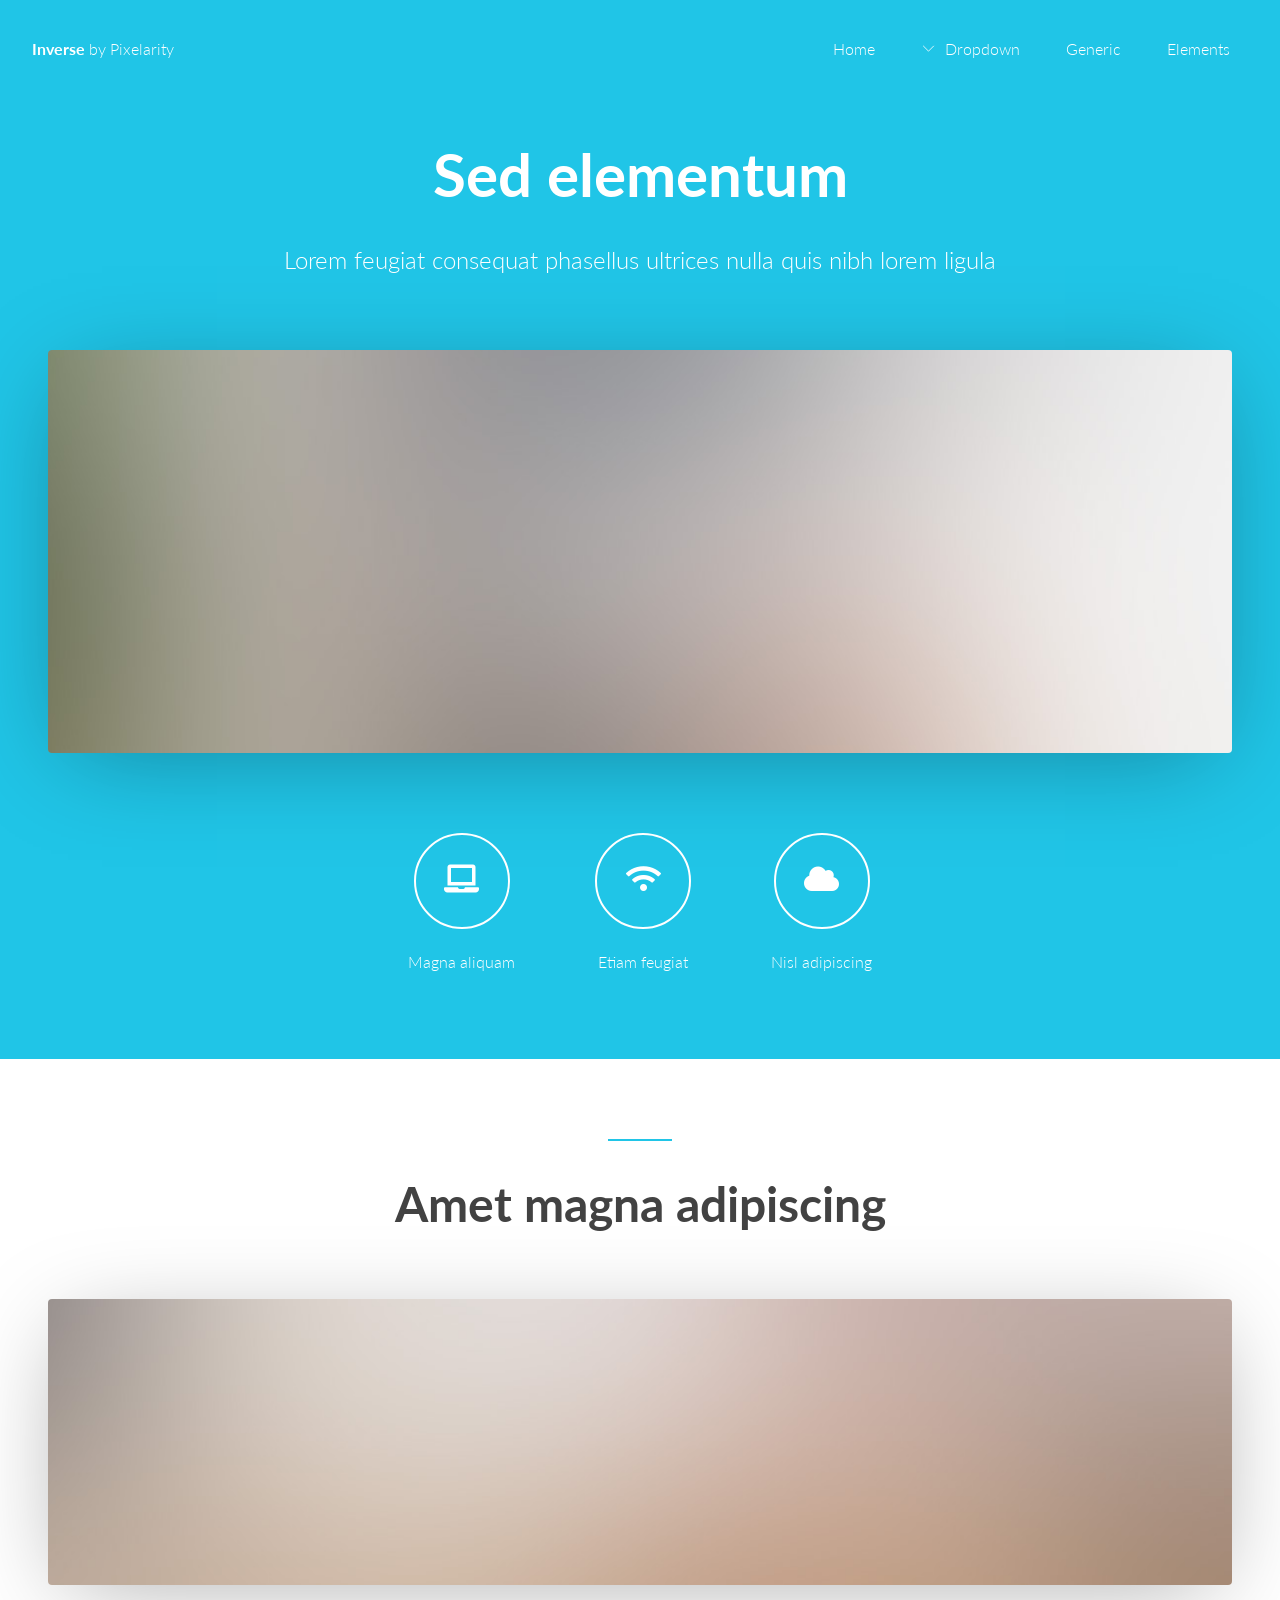
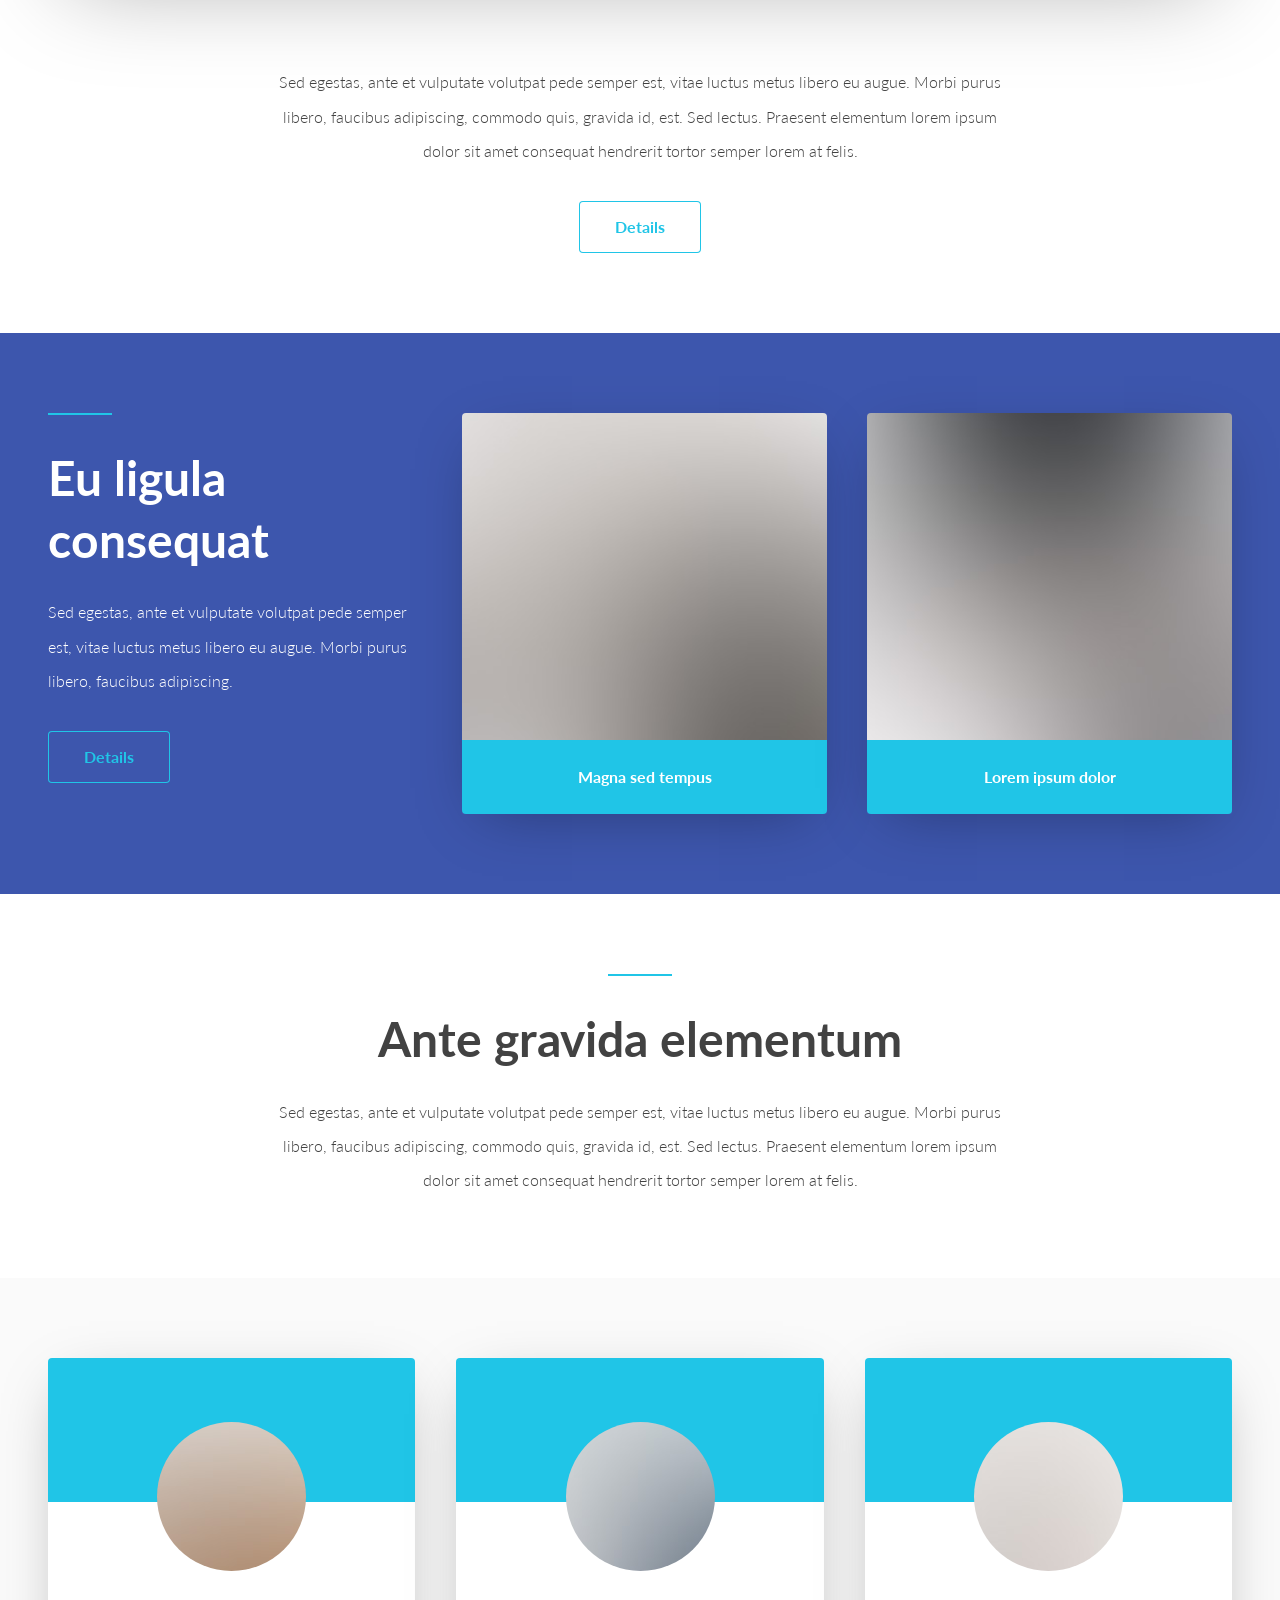
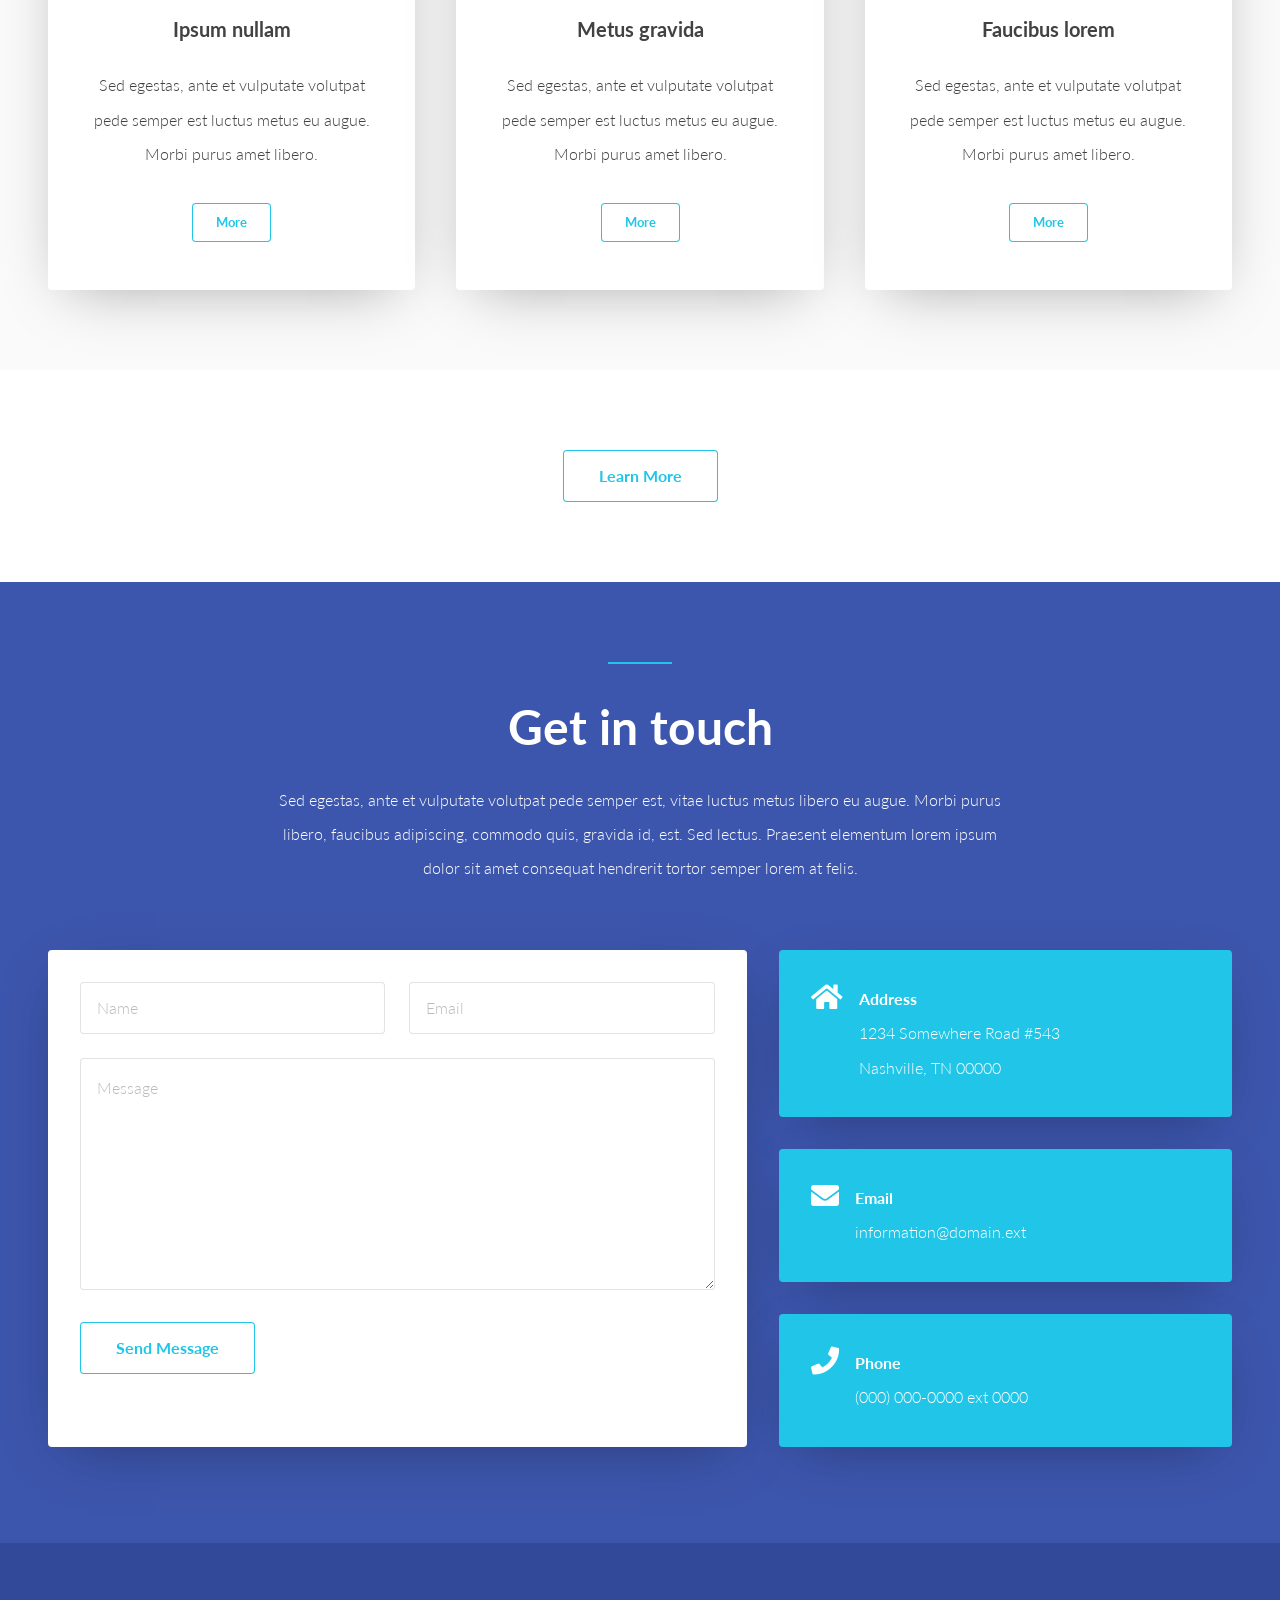
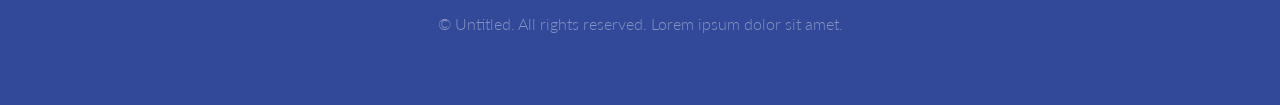
<file: resource/px-inverse-html/cyan/index.html>
<!DOCTYPE HTML>
<!--
	Inverse by Pixelarity
	pixelarity.com | hello@pixelarity.com
	License: pixelarity.com/license
-->
<html>
	<head>
		<title>Untitled</title>
		<meta charset="utf-8" />
		<meta name="viewport" content="width=device-width, initial-scale=1, user-scalable=no" />
		<meta name="description" content="" />
		<meta name="keywords" content="" />
		<link rel="stylesheet" href="assets/css/main.css" />
	</head>
	<body class="is-preload">

		<!-- Header -->
			<header id="header" class="alt">
				<a class="logo" href="index.html">Inverse <span>by Pixelarity</span></a>
				<nav id="nav">
					<ul>
						<li class="current"><a href="index.html">Home</a></li>
						<li>
							<a href="#" class="dropdown">Dropdown</a>
							<ul>
								<li><a href="#">Option One</a></li>
								<li><a href="#">Option Two</a></li>
								<li><a href="#">Option Three</a></li>
								<li>
									<a href="#">Submenu</a>
									<ul>
										<li><a href="#">Option One</a></li>
										<li><a href="#">Option Two</a></li>
										<li><a href="#">Option Three</a></li>
										<li><a href="#">Option Four</a></li>
									</ul>
								</li>
							</ul>
						</li>
						<li><a href="generic.html">Generic</a></li>
						<li><a href="elements.html">Elements</a></li>
					</ul>
				</nav>
			</header>

		<!-- Banner -->
			<div id="banner">
				<div class="wrapper style1 special">
					<div class="inner">
						<h1 class="heading alt">Sed elementum</h1>
						<p>Lorem feugiat consequat phasellus ultrices nulla quis nibh lorem ligula</p>
						<div class="image fit special">
							<img src="images/pic01.jpg" alt="" />
						</div>
						<ul class="feature-icons">
							<li><span class="icon solid fa-laptop"></span><span class="label">Magna aliquam</span></li>
							<li><span class="icon solid fa-wifi"></span><span class="label">Etiam feugiat</span></li>
							<li><span class="icon solid fa-cloud"></span><span class="label">Nisl adipiscing</span></li>
						</ul>
					</div>
				</div>
			</div>

		<!-- One -->
			<div id="one">
				<div class="wrapper special">
					<div class="inner">
						<header class="major">
							<h2>Amet magna adipiscing</h2>
						</header>
						<div class="image fit special">
							<img src="images/pic02.jpg" alt="" />
						</div>
						<p class="special">Sed egestas, ante et vulputate volutpat pede semper est, vitae luctus metus libero eu augue. Morbi purus libero, faucibus adipiscing, commodo quis, gravida id, est. Sed lectus. Praesent elementum lorem ipsum dolor sit amet consequat hendrerit tortor semper lorem at felis.</p>
						<ul class="actions">
							<li><a href="#" class="button">Details</a></li>
						</ul>
					</div>
				</div>
			</div>

		<!-- Two -->
			<div id="two">
				<div class="wrapper style2">
					<div class="inner">
						<div class="spotlights">
							<div class="intro">
								<header>
									<h2 class="left">Eu ligula<br /> consequat</h2>
									<p>Sed egestas, ante et vulputate volutpat pede semper est, vitae luctus metus libero eu augue. Morbi purus libero, faucibus adipiscing.</p>
								</header>
								<ul class="actions">
									<li><a href="#" class="button">Details</a></li>
								</ul>
							</div>
							<div class="spotlight">
								<div class="image fit">
									<img src="images/pic03.jpg" alt="" />
								</div>
								<div class="content">Magna sed tempus</div>
							</div>
							<div class="spotlight">
								<div class="image fit">
									<img src="images/pic04.jpg" alt="" />
								</div>
								<div class="content">Lorem ipsum dolor</div>
							</div>
						</div>
					</div>
				</div>
			</div>

		<!-- Three -->
			<div id="three">
				<div class="wrapper alt special">
					<header class="major">
						<h2>Ante gravida elementum</h2>
						<p>Sed egestas, ante et vulputate volutpat pede semper est, vitae luctus metus libero eu augue. Morbi purus libero, faucibus adipiscing, commodo quis, gravida id, est. Sed lectus. Praesent elementum lorem ipsum dolor sit amet consequat hendrerit tortor semper lorem at felis.</p>
					</header>
					<div class="wrapper style3">
						<div class="inner">
							<div class="profiles">
								<div class="profile">
									<div class="image">
										<img src="images/pic05.jpg" alt="" />
									</div>
									<div class="content">
										<h3>Ipsum nullam</h3>
										<p>Sed egestas, ante et vulputate volutpat pede semper est luctus metus eu augue. Morbi purus amet libero.</p>
										<ul class="actions">
											<li><a href="#" class="button small">More</a></li>
										</ul>
									</div>
								</div>
								<div class="profile">
									<div class="image">
										<img src="images/pic06.jpg" alt="" />
									</div>
									<div class="content">
										<h3>Metus gravida</h3>
										<p>Sed egestas, ante et vulputate volutpat pede semper est luctus metus eu augue. Morbi purus amet libero.</p>
										<ul class="actions">
											<li><a href="#" class="button small">More</a></li>
										</ul>
									</div>
								</div>
								<div class="profile">
									<div class="image">
										<img src="images/pic07.jpg" alt="" />
									</div>
									<div class="content">
										<h3>Faucibus lorem</h3>
										<p>Sed egestas, ante et vulputate volutpat pede semper est luctus metus eu augue. Morbi purus amet libero.</p>
										<ul class="actions">
											<li><a href="#" class="button small">More</a></li>
										</ul>
									</div>
								</div>
							</div>
						</div>
					</div>
					<footer>
						<ul class="actions">
							<li><a href="#" class="button">Learn More</a></li>
						</ul>
					</footer>
				</div>
			</div>

		<!-- Footer -->
			<div id="footer">
				<div class="wrapper style2">
					<div class="inner">
						<header class="major">
							<h2>Get in touch</h2>
							<p>Sed egestas, ante et vulputate volutpat pede semper est, vitae luctus metus libero eu augue. Morbi purus libero, faucibus adipiscing, commodo quis, gravida id, est. Sed lectus. Praesent elementum lorem ipsum dolor sit amet consequat hendrerit tortor semper lorem at felis.</p>
						</header>
						<div class="content">
							<div class="form">
								<form method="post" action="#">
									<div class="fields">
										<div class="field half">
											<input name="name" id="name" placeholder="Name" type="text" />
										</div>
										<div class="field half">
											<input name="email" id="email" placeholder="Email" type="email" />
										</div>
										<div class="field">
											<textarea name="message" id="message" rows="6" placeholder="Message"></textarea>
										</div>
									</div>
									<ul class="actions special">
										<li><input type="button" class="button" value="Send Message" /></li>
									</ul>
								</form>
							</div>
							<ul class="icons">
								<li>
									<span class="icon solid fa-home"></span>
									<div>
										<strong>Address</strong>
										1234 Somewhere Road #543<br />
										Nashville, TN 00000
									</div>
								</li>
								<li>
									<span class="icon solid fa-envelope"></span>
									<div>
										<strong>Email</strong>
										<a href="mailto:information@domain.ext">information@domain.ext</a>
									</div>
								</li>
								<li>
									<span class="icon solid fa-phone"></span>
									<div>
										<strong>Phone</strong>
										(000) 000-0000 ext 0000
									</div>
								</li>
							</ul>
						</div>
					</div>
					<div class="copyright">
						&copy; Untitled. All rights reserved. Lorem ipsum dolor sit amet.
					</div>
				</div>
			</div>

		<!-- Scripts -->
			<script src="assets/js/jquery.min.js"></script>
			<script src="assets/js/jquery.dropotron.min.js"></script>
			<script src="assets/js/browser.min.js"></script>
			<script src="assets/js/breakpoints.min.js"></script>
			<script src="assets/js/util.js"></script>
			<script src="assets/js/main.js"></script>

	</body>
</html>
</file>
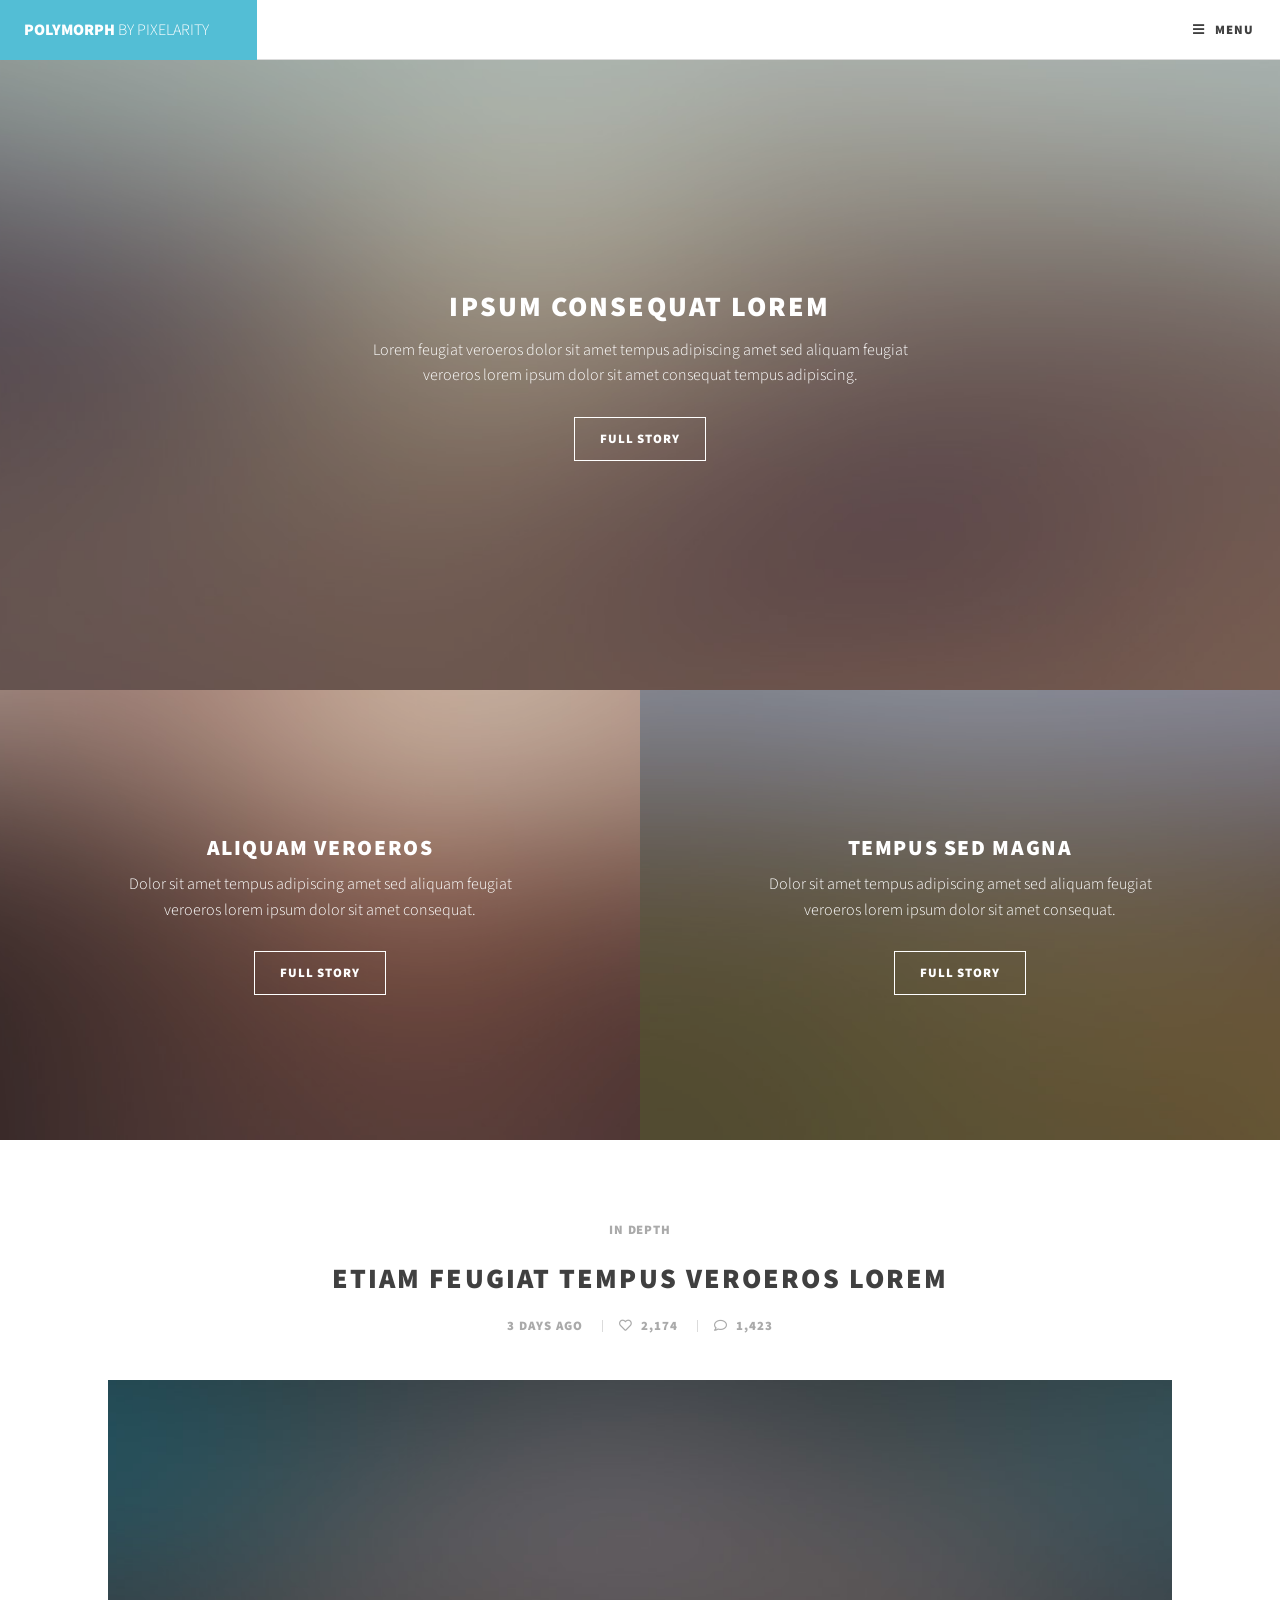
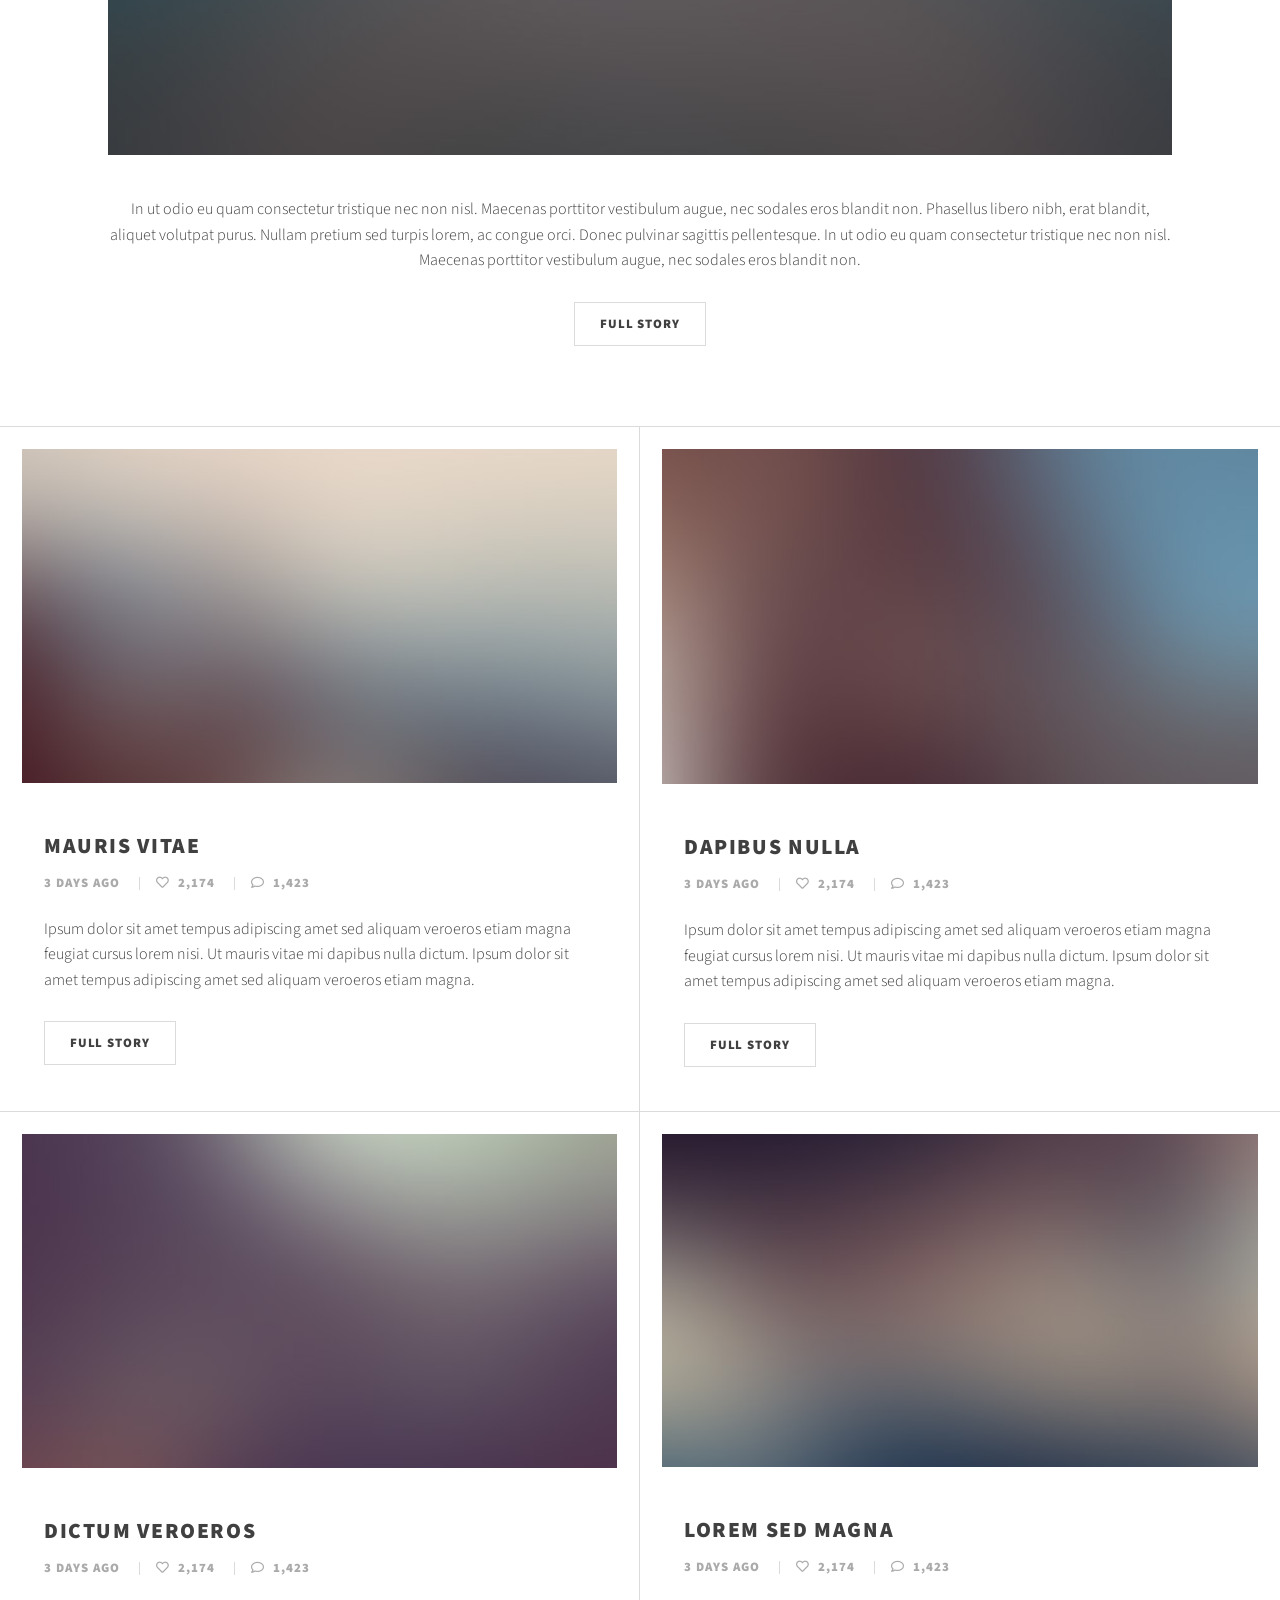
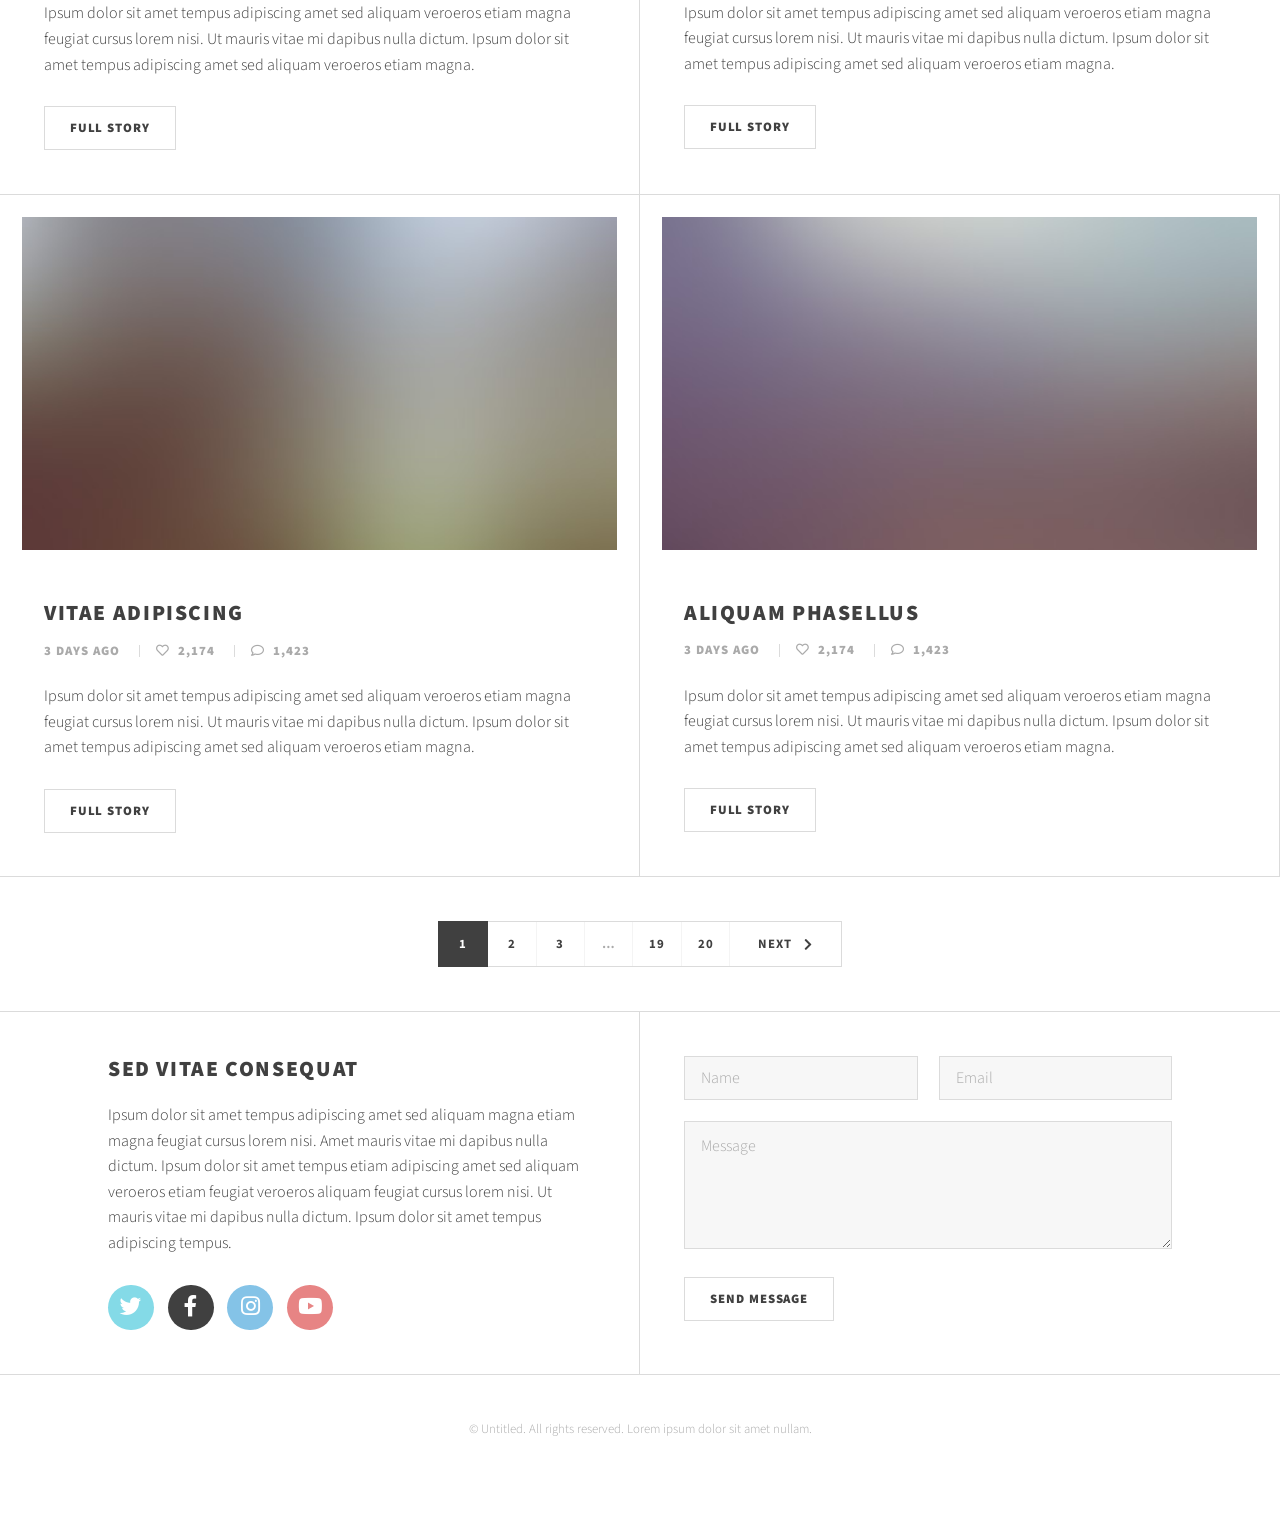
<file: resource/px-polymorph-html/cyan/index.html>
<!DOCTYPE HTML>
<!--
	Polymorph by Pixelarity
	pixelarity.com | hello@pixelarity.com
	License: pixelarity.com/license
-->
<html>
	<head>
		<title>Untitled</title>
		<meta charset="utf-8" />
		<meta name="viewport" content="width=device-width, initial-scale=1, user-scalable=no" />
		<link rel="stylesheet" href="assets/css/main.css" />
	</head>
	<body class="is-preload">

		<!-- Wrapper -->
			<div id="wrapper">

				<!-- Header -->
					<header id="header">

						<!-- Logo -->
							<div class="logo">
								<a href="index.html" class="title"><strong>Polymorph</strong> <span class="extra">by Pixelarity</span></a>
							</div>

						<!-- Nav -->
							<nav id="nav">
								<ul>
									<li><a href="index.html">Home</a></li>
									<li>
										<a href="#" class="dropdown">Dropdown</a>
										<ul>
											<li><a href="#">Lorem ipsum dolor</a></li>
											<li><a href="#">Magna phasellus</a></li>
											<li><a href="#">Etiam dolore nisl</a></li>
											<li>
												<a href="#">Phasellus consequat</a>
												<ul>
													<li><a href="#">Lorem ipsum dolor</a></li>
													<li><a href="#">Phasellus consequat</a></li>
													<li><a href="#">Magna phasellus</a></li>
													<li><a href="#">Etiam dolore nisl</a></li>
													<li><a href="#">Veroeros feugiat</a></li>
												</ul>
											</li>
											<li><a href="#">Veroeros feugiat</a></li>
										</ul>
									</li>
									<li><a href="generic.html">Generic</a></li>
									<li><a href="elements.html">Elements</a></li>
								</ul>
							</nav>

					</header>

				<!-- Banner -->
					<section id="banner">

						<!-- One -->
							<article class="full">
								<img src="images/pic01.jpg" alt="" data-position="center" />
								<div class="content">
									<h2><a href="#">Ipsum consequat lorem</a></h2>
									<p>Lorem feugiat veroeros dolor sit amet tempus adipiscing amet sed aliquam feugiat veroeros lorem ipsum dolor sit amet consequat tempus adipiscing.</p>
									<ul class="actions special">
										<li><a href="#" class="button">Full Story</a></li>
									</ul>
								</div>
							</article>

						<!-- Two -->
							<article class="half">
								<img src="images/pic02.jpg" alt="" data-position="center" />
								<div class="content">
									<h2><a href="#">Aliquam veroeros</a></h2>
									<p>Dolor sit amet tempus adipiscing amet sed aliquam feugiat veroeros lorem ipsum dolor sit amet consequat.</p>
									<ul class="actions special">
										<li><a href="#" class="button">Full Story</a></li>
									</ul>
								</div>
							</article>

						<!-- Three -->
							<article class="half">
								<img src="images/pic03.jpg" alt="" data-position="center" />
								<div class="content">
									<h2><a href="#">Tempus sed magna</a></h2>
									<p>Dolor sit amet tempus adipiscing amet sed aliquam feugiat veroeros lorem ipsum dolor sit amet consequat.</p>
									<ul class="actions special">
										<li><a href="#" class="button">Full Story</a></li>
									</ul>
								</div>
							</article>

					</section>

				<!-- Main -->
					<div id="main">

						<!-- Post -->
							<section class="main special">
								<div class="inner">
									<header class="major">
										<span class="category">In Depth</span>
										<h2><a href="#">Etiam feugiat tempus veroeros lorem</a></h2>
										<ul class="meta">
											<li>3 days ago</li>
											<li><a href="#" class="favorites">2,174</a></li>
											<li><a href="#" class="comments">1,423</a></li>
										</ul>
									</header>
									<a href="#" class="image main"><img src="images/pic04.jpg" alt="" /></a>
									<p>In ut odio eu quam consectetur tristique nec non nisl. Maecenas porttitor vestibulum augue, nec sodales eros blandit non. Phasellus libero nibh, erat blandit, aliquet volutpat purus. Nullam pretium sed turpis lorem, ac congue orci. Donec pulvinar sagittis pellentesque. In ut odio eu quam consectetur tristique nec non nisl. Maecenas porttitor vestibulum augue, nec sodales eros blandit non.</p>
									<footer>
										<ul class="actions special">
											<li><a href="#" class="button">Full Story</a></li>
										</ul>
									</footer>
								</div>
							</section>

						<!-- Posts -->
							<section class="main">
								<div class="posts">
									<article>
										<a href="#" class="image"><img src="images/pic05.jpg" alt="" /></a>
										<header>
											<h2><a href="#">Mauris vitae</a></h2>
											<ul class="meta">
												<li>3 days ago</li>
												<li><a href="#" class="favorites">2,174</a></li>
												<li><a href="#" class="comments">1,423</a></li>
											</ul>
										</header>
										<p>Ipsum dolor sit amet tempus adipiscing amet sed aliquam veroeros etiam magna feugiat cursus lorem nisi. Ut mauris vitae mi dapibus nulla dictum. Ipsum dolor sit amet tempus adipiscing amet sed aliquam veroeros etiam magna.</p>
										<footer>
											<ul class="actions">
												<li><a href="#" class="button">Full Story</a></li>
											</ul>
										</footer>
									</article>
									<article>
										<a href="#" class="image"><img src="images/pic06.jpg" alt="" /></a>
										<header>
											<h2><a href="#">Dapibus nulla</a></h2>
											<ul class="meta">
												<li>3 days ago</li>
												<li><a href="#" class="favorites">2,174</a></li>
												<li><a href="#" class="comments">1,423</a></li>
											</ul>
										</header>
										<p>Ipsum dolor sit amet tempus adipiscing amet sed aliquam veroeros etiam magna feugiat cursus lorem nisi. Ut mauris vitae mi dapibus nulla dictum. Ipsum dolor sit amet tempus adipiscing amet sed aliquam veroeros etiam magna.</p>
										<footer>
											<ul class="actions">
												<li><a href="#" class="button">Full Story</a></li>
											</ul>
										</footer>
									</article>
									<article>
										<a href="#" class="image"><img src="images/pic07.jpg" alt="" /></a>
										<header>
											<h2><a href="#">Dictum veroeros</a></h2>
											<ul class="meta">
												<li>3 days ago</li>
												<li><a href="#" class="favorites">2,174</a></li>
												<li><a href="#" class="comments">1,423</a></li>
											</ul>
										</header>
										<p>Ipsum dolor sit amet tempus adipiscing amet sed aliquam veroeros etiam magna feugiat cursus lorem nisi. Ut mauris vitae mi dapibus nulla dictum. Ipsum dolor sit amet tempus adipiscing amet sed aliquam veroeros etiam magna.</p>
										<footer>
											<ul class="actions">
												<li><a href="#" class="button">Full Story</a></li>
											</ul>
										</footer>
									</article>
									<article>
										<a href="#" class="image"><img src="images/pic08.jpg" alt="" /></a>
										<header>
											<h2><a href="#">Lorem sed magna</a></h2>
											<ul class="meta">
												<li>3 days ago</li>
												<li><a href="#" class="favorites">2,174</a></li>
												<li><a href="#" class="comments">1,423</a></li>
											</ul>
										</header>
										<p>Ipsum dolor sit amet tempus adipiscing amet sed aliquam veroeros etiam magna feugiat cursus lorem nisi. Ut mauris vitae mi dapibus nulla dictum. Ipsum dolor sit amet tempus adipiscing amet sed aliquam veroeros etiam magna.</p>
										<footer>
											<ul class="actions">
												<li><a href="#" class="button">Full Story</a></li>
											</ul>
										</footer>
									</article>
									<article>
										<a href="#" class="image"><img src="images/pic09.jpg" alt="" /></a>
										<header>
											<h2><a href="#">Vitae adipiscing</a></h2>
											<ul class="meta">
												<li>3 days ago</li>
												<li><a href="#" class="favorites">2,174</a></li>
												<li><a href="#" class="comments">1,423</a></li>
											</ul>
										</header>
										<p>Ipsum dolor sit amet tempus adipiscing amet sed aliquam veroeros etiam magna feugiat cursus lorem nisi. Ut mauris vitae mi dapibus nulla dictum. Ipsum dolor sit amet tempus adipiscing amet sed aliquam veroeros etiam magna.</p>
										<footer>
											<ul class="actions">
												<li><a href="#" class="button">Full Story</a></li>
											</ul>
										</footer>
									</article>
									<article>
										<a href="#" class="image"><img src="images/pic10.jpg" alt="" /></a>
										<header>
											<h2><a href="#">Aliquam phasellus</a></h2>
											<ul class="meta">
												<li>3 days ago</li>
												<li><a href="#" class="favorites">2,174</a></li>
												<li><a href="#" class="comments">1,423</a></li>
											</ul>
										</header>
										<p>Ipsum dolor sit amet tempus adipiscing amet sed aliquam veroeros etiam magna feugiat cursus lorem nisi. Ut mauris vitae mi dapibus nulla dictum. Ipsum dolor sit amet tempus adipiscing amet sed aliquam veroeros etiam magna.</p>
										<footer>
											<ul class="actions">
												<li><a href="#" class="button">Full Story</a></li>
											</ul>
										</footer>
									</article>
								</div>
								<footer class="major">
									<ul class="pagination">
										<!--<li><a href="#" class="previous">Prev</a></li>-->
										<li><a href="#" class="page active">1</a></li>
										<li><a href="#" class="page">2</a></li>
										<li><a href="#" class="page">3</a></li>
										<li><span class="extra">&hellip;</span></li>
										<li><a href="#" class="page">19</a></li>
										<li><a href="#" class="page">20</a></li>
										<li><a href="#" class="next">Next</a></li>
									</ul>
								</footer>
							</section>

					</div>

				<!-- Footer -->
					<footer id="footer">
						<div class="inner">
							<section>
								<h2>Sed vitae consequat</h2>
								<p>Ipsum dolor sit amet tempus adipiscing amet sed aliquam magna etiam magna feugiat cursus lorem nisi. Amet mauris vitae mi dapibus nulla dictum. Ipsum dolor sit amet tempus etiam adipiscing amet sed aliquam veroeros etiam feugiat veroeros aliquam feugiat cursus lorem nisi. Ut mauris vitae mi dapibus nulla dictum. Ipsum dolor sit amet tempus adipiscing tempus.</p>
								<ul class="icons style2">
									<li><a href="#" class="icon brands fa-twitter"><span class="label">Twitter</span></a></li>
									<li><a href="#" class="icon brands fa-facebook-f"><span class="label">Facebook</span></a></li>
									<li><a href="#" class="icon brands fa-instagram"><span class="label">Instagram</span></a></li>
									<li><a href="#" class="icon brands fa-youtube"><span class="label">YouTube</span></a></li>
								</ul>
							</section>
							<section>
								<form method="post" action="#">
									<div class="fields">
										<div class="field half">
											<input type="text" name="name" id="name" placeholder="Name" />
										</div>
										<div class="field half">
											<input type="email" name="email" id="email" placeholder="Email" />
										</div>
										<div class="field">
											<textarea name="message" id="message" placeholder="Message" rows="4"></textarea>
										</div>
									</div>
									<ul class="actions">
										<li><input type="submit" value="Send Message" /></li>
									</ul>
								</form>
							</section>
						</div>
						<div class="copyright">
							<p>&copy; Untitled. All rights reserved. Lorem ipsum dolor sit amet nullam.</p>
						</div>
					</footer>

			</div>

		<!-- Scripts -->
			<script src="assets/js/jquery.min.js"></script>
			<script src="assets/js/jquery.dropotron.min.js"></script>
			<script src="assets/js/browser.min.js"></script>
			<script src="assets/js/breakpoints.min.js"></script>
			<script src="assets/js/util.js"></script>
			<script src="assets/js/main.js"></script>

	</body>
</html>
</file>
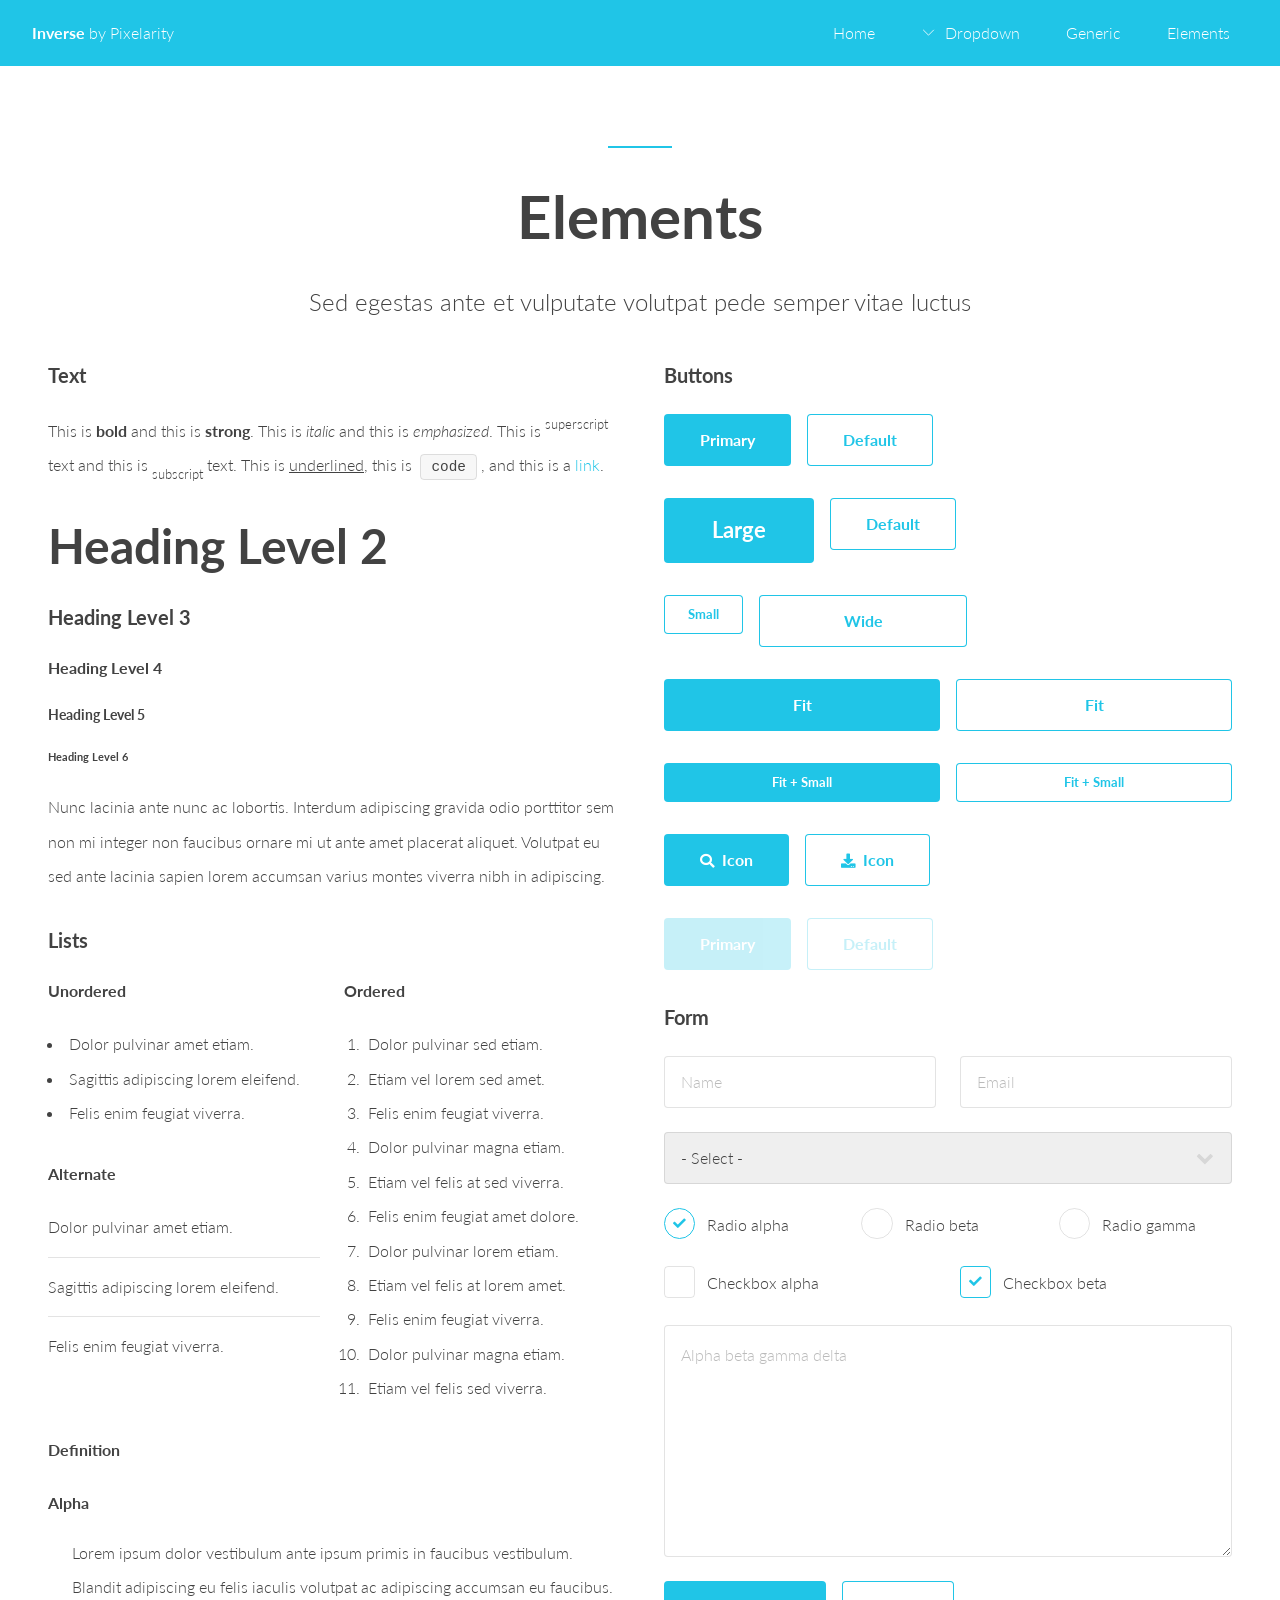
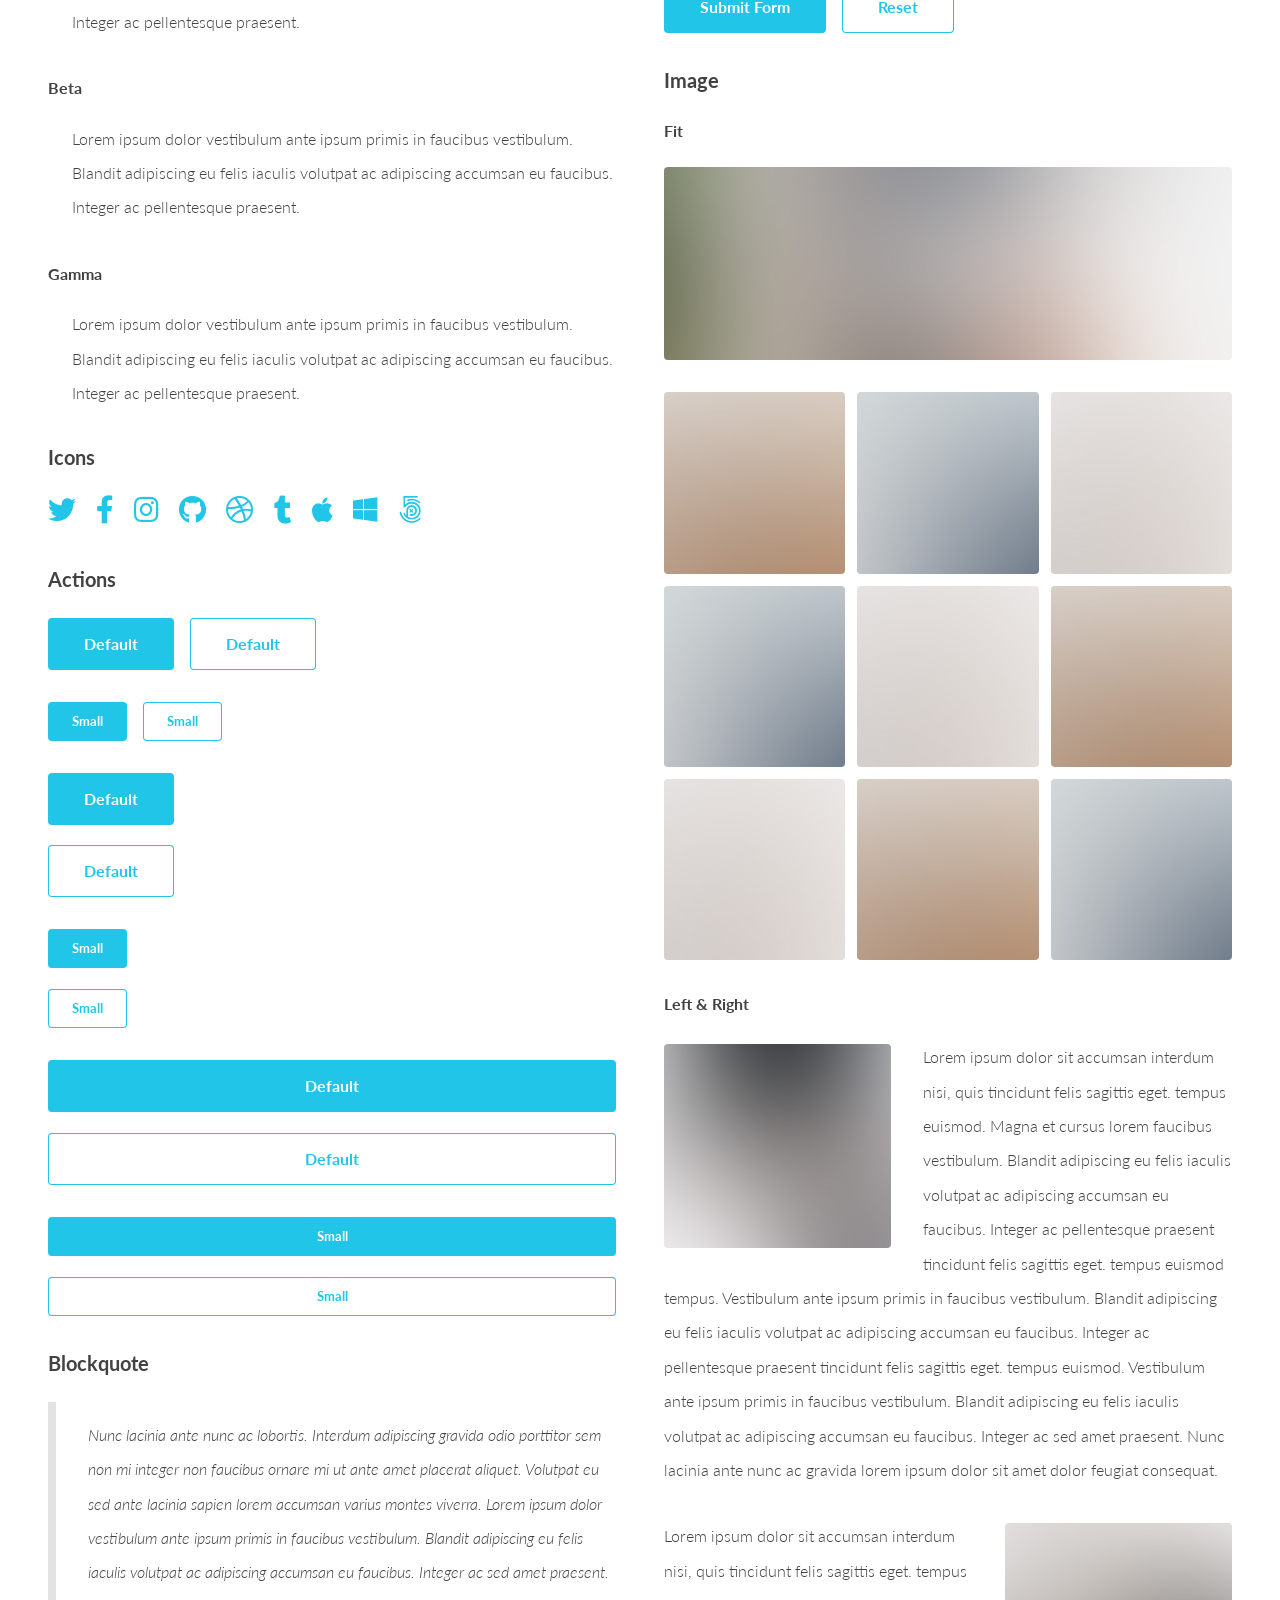
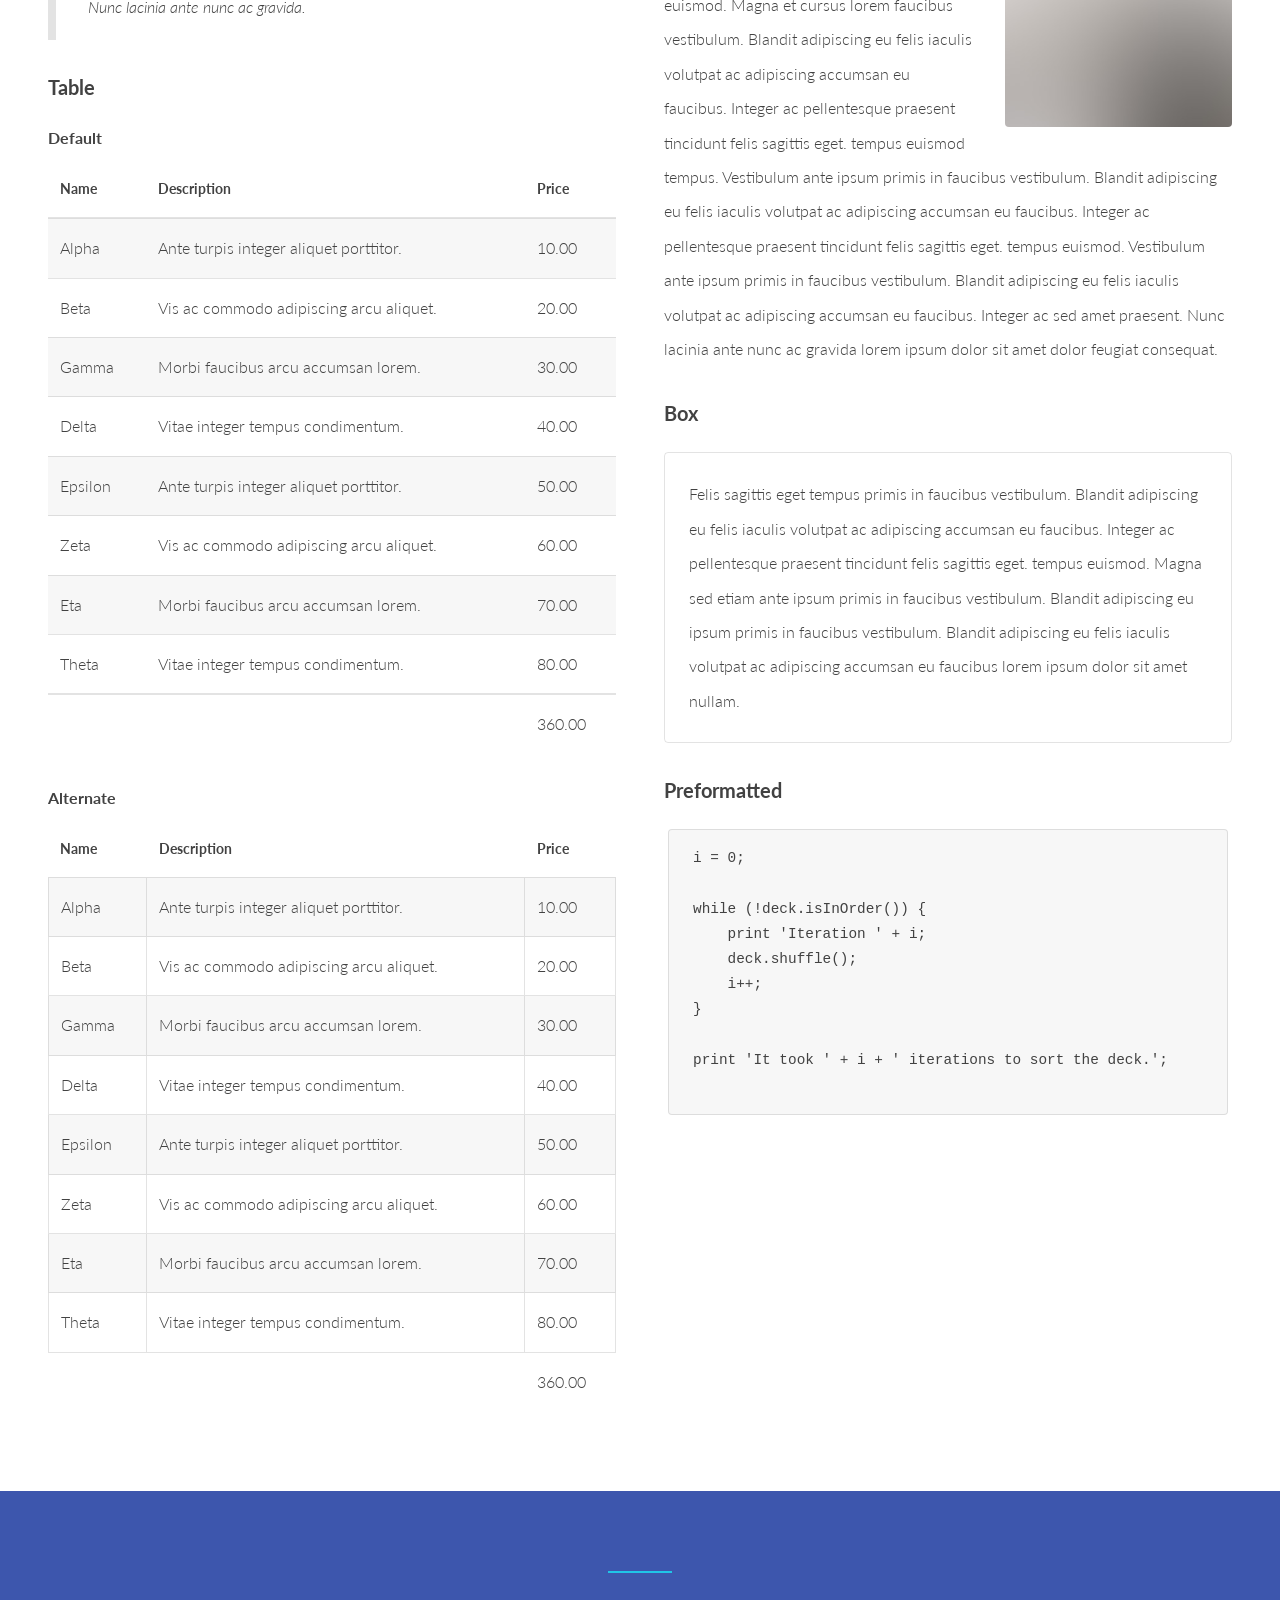
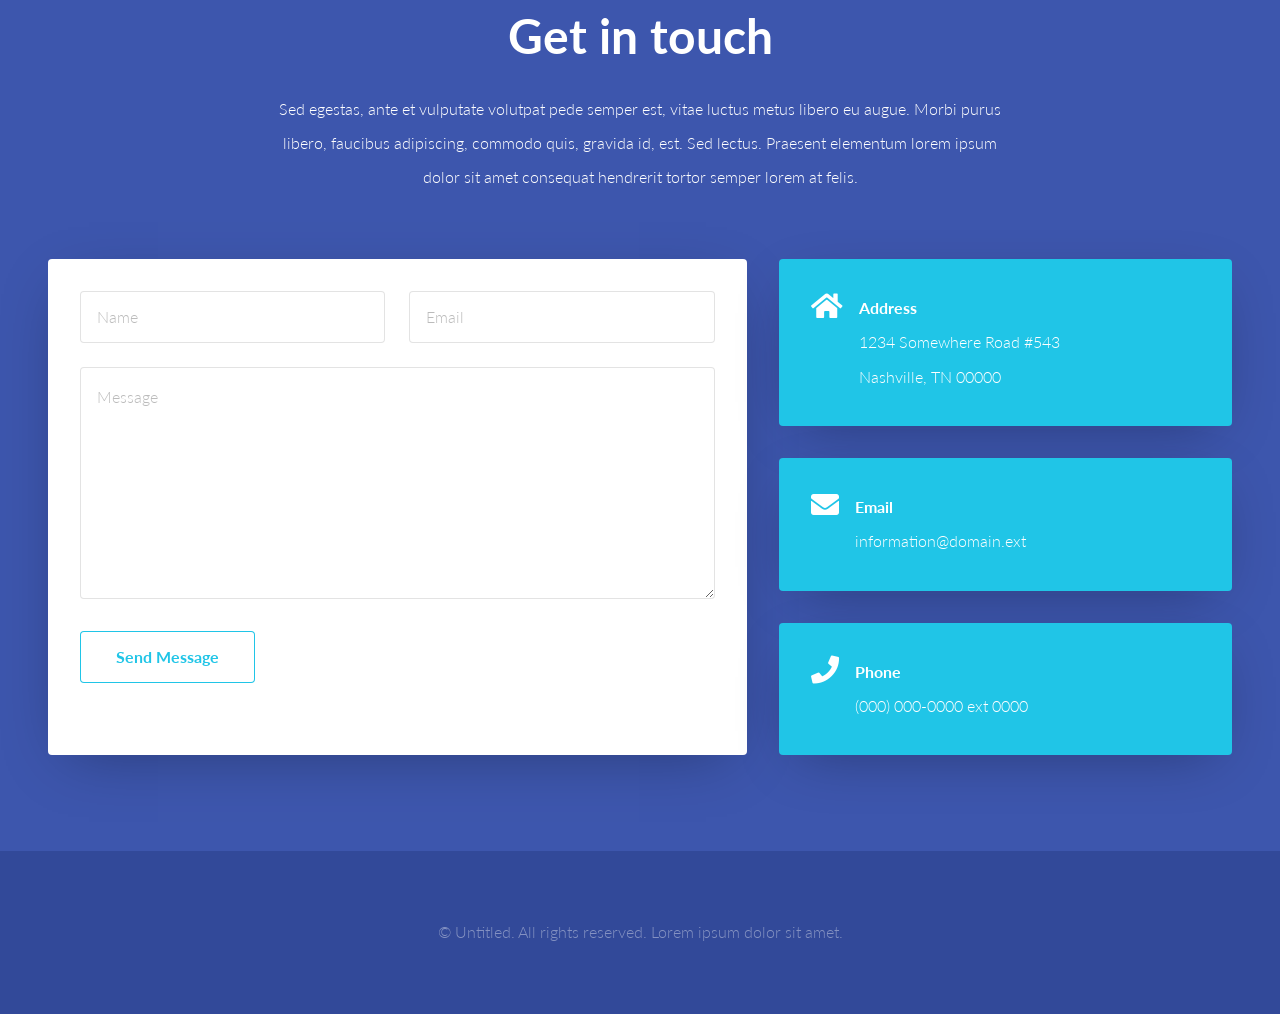
<file: resource/px-inverse-html/cyan/elements.html>
<!DOCTYPE HTML>
<!--
	Inverse by Pixelarity
	pixelarity.com | hello@pixelarity.com
	License: pixelarity.com/license
-->
<html>
	<head>
		<title>Untitled</title>
		<meta charset="utf-8" />
		<meta name="viewport" content="width=device-width, initial-scale=1, user-scalable=no" />
		<meta name="description" content="" />
		<meta name="keywords" content="" />
		<link rel="stylesheet" href="assets/css/main.css" />
	</head>
	<body class="is-preload">

		<!-- Header -->
			<header id="header">
				<a class="logo" href="index.html">Inverse <span>by Pixelarity</span></a>
				<nav id="nav">
					<ul>
						<li class="current"><a href="index.html">Home</a></li>
						<li>
							<a href="#" class="dropdown">Dropdown</a>
							<ul>
								<li><a href="#">Option One</a></li>
								<li><a href="#">Option Two</a></li>
								<li><a href="#">Option Three</a></li>
								<li>
									<a href="#">Submenu</a>
									<ul>
										<li><a href="#">Option One</a></li>
										<li><a href="#">Option Two</a></li>
										<li><a href="#">Option Three</a></li>
										<li><a href="#">Option Four</a></li>
									</ul>
								</li>
							</ul>
						</li>
						<li><a href="generic.html">Generic</a></li>
						<li><a href="elements.html">Elements</a></li>
					</ul>
				</nav>
			</header>

		<!-- Main -->
			<div id="main">
				<div class="wrapper">
					<div class="inner">

						<!-- Elements -->
							<header class="major">
								<h1>Elements</h1>
								<p>Sed egestas ante et vulputate volutpat pede semper vitae luctus</p>
							</header>
							<div class="row gtr-200">
								<div class="col-6 col-12-medium">

									<!-- Text -->
										<h3>Text</h3>
										<p>This is <b>bold</b> and this is <strong>strong</strong>. This is <i>italic</i> and this
										is <em>emphasized</em>.
										This is <sup>superscript</sup> text and this is <sub>subscript</sub> text.
										This is <u>underlined</u>, this is <code>code</code>, and this is a <a href="#">link</a>.</p>
										<h2>Heading Level 2</h2>
										<h3>Heading Level 3</h3>
										<h4>Heading Level 4</h4>
										<h5>Heading Level 5</h5>
										<h6>Heading Level 6</h6>
										<p>Nunc lacinia ante nunc ac lobortis. Interdum adipiscing gravida odio porttitor sem
										non mi integer non faucibus ornare mi ut ante amet placerat aliquet. Volutpat eu sed
										ante lacinia sapien lorem accumsan varius montes viverra nibh in adipiscing.</p>

									<!-- Lists -->
										<h3>Lists</h3>
										<div class="row">
											<div class="col-6 col-12-small">
												<h4>Unordered</h4>
												<ul>
													<li>Dolor pulvinar amet etiam.</li>
													<li>Sagittis adipiscing lorem eleifend.</li>
													<li>Felis enim feugiat viverra.</li>
												</ul>
												<h4>Alternate</h4>
												<ul class="alt">
													<li>Dolor pulvinar amet etiam.</li>
													<li>Sagittis adipiscing lorem eleifend.</li>
													<li>Felis enim feugiat viverra.</li>
												</ul>
											</div>
											<div class="col-6 col-12-small">
												<h4>Ordered</h4>
												<ol>
													<li>Dolor pulvinar sed etiam.</li>
													<li>Etiam vel lorem sed amet.</li>
													<li>Felis enim feugiat viverra.</li>
													<li>Dolor pulvinar magna etiam.</li>
													<li>Etiam vel felis at sed viverra.</li>
													<li>Felis enim feugiat amet dolore.</li>
													<li>Dolor pulvinar lorem etiam.</li>
													<li>Etiam vel felis at lorem amet.</li>
													<li>Felis enim feugiat viverra.</li>
													<li>Dolor pulvinar magna etiam.</li>
													<li>Etiam vel felis sed viverra.</li>
												</ol>
											</div>
										</div>
										<h4>Definition</h4>
										<dl>
											<dt>Alpha</dt>
											<dd>
												<p>Lorem ipsum dolor vestibulum ante ipsum primis in faucibus vestibulum.
												Blandit adipiscing eu felis iaculis volutpat ac adipiscing accumsan eu faucibus.
												Integer ac pellentesque praesent.</p>
											</dd>
											<dt>Beta</dt>
											<dd>
												<p>Lorem ipsum dolor vestibulum ante ipsum primis in faucibus vestibulum.
												Blandit adipiscing eu felis iaculis volutpat ac adipiscing accumsan eu faucibus.
												Integer ac pellentesque praesent.</p>
											</dd>
											<dt>Gamma</dt>
											<dd>
												<p>Lorem ipsum dolor vestibulum ante ipsum primis in faucibus vestibulum.
												Blandit adipiscing eu felis iaculis volutpat ac adipiscing accumsan eu faucibus.
												Integer ac pellentesque praesent.</p>
											</dd>
										</dl>

									<!-- Icons -->
										<h3>Icons</h3>
										<ul class="icons">
											<li><a href="#" class="icon brands fa-twitter"><span class="label">Twitter</span></a></li>
											<li><a href="#" class="icon brands fa-facebook-f"><span class="label">Facebook</span></a></li>
											<li><a href="#" class="icon brands fa-instagram"><span class="label">Instagram</span></a></li>
											<li><a href="#" class="icon brands fa-github"><span class="label">Github</span></a></li>
											<li><a href="#" class="icon brands fa-dribbble"><span class="label">Dribbble</span></a></li>
											<li><a href="#" class="icon brands fa-tumblr"><span class="label">Tumblr</span></a></li>
											<li><a href="#" class="icon brands fa-apple"><span class="label">Apple</span></a></li>
											<li><a href="#" class="icon brands fa-windows"><span class="label">Windows</span></a></li>
											<li><a href="#" class="icon brands fa-500px"><span class="label">500px</span></a></li>
										</ul>

									<!-- Actions -->
										<h3>Actions</h3>
										<ul class="actions">
											<li><a href="#" class="button primary">Default</a></li>
											<li><a href="#" class="button">Default</a></li>
										</ul>
										<ul class="actions">
											<li><a href="#" class="button primary small">Small</a></li>
											<li><a href="#" class="button small">Small</a></li>
										</ul>
										<ul class="actions stacked">
											<li><a href="#" class="button primary">Default</a></li>
											<li><a href="#" class="button">Default</a></li>
										</ul>
										<ul class="actions stacked">
											<li><a href="#" class="button primary small">Small</a></li>
											<li><a href="#" class="button small">Small</a></li>
										</ul>
										<ul class="actions stacked">
											<li><a href="#" class="button primary fit">Default</a></li>
											<li><a href="#" class="button fit">Default</a></li>
										</ul>
										<ul class="actions stacked">
											<li><a href="#" class="button primary small fit">Small</a></li>
											<li><a href="#" class="button small fit">Small</a></li>
										</ul>

									<!-- Blockquote -->
										<h3>Blockquote</h3>
										<blockquote>Nunc lacinia ante nunc ac lobortis. Interdum adipiscing gravida odio
										porttitor sem non mi integer non faucibus ornare mi ut ante amet placerat aliquet.
										Volutpat eu sed ante lacinia sapien lorem accumsan varius montes viverra. Lorem ipsum
										dolor vestibulum ante ipsum primis in faucibus vestibulum. Blandit adipiscing eu felis
										iaculis volutpat ac adipiscing accumsan eu faucibus. Integer ac sed amet praesent. Nunc
										lacinia ante nunc ac gravida.</blockquote>

									<!-- Table -->
										<h3>Table</h3>
										<h4>Default</h4>
										<div class="table-wrapper">
											<table>
												<thead>
													<tr>
														<th>Name</th>
														<th>Description</th>
														<th>Price</th>
													</tr>
												</thead>
												<tbody>
													<tr>
														<td>Alpha</td>
														<td>Ante turpis integer aliquet porttitor.</td>
														<td>10.00</td>
													</tr>
													<tr>
														<td>Beta</td>
														<td>Vis ac commodo adipiscing arcu aliquet.</td>
														<td>20.00</td>
													</tr>
													<tr>
														<td>Gamma</td>
														<td>Morbi faucibus arcu accumsan lorem.</td>
														<td>30.00</td>
													</tr>
													<tr>
														<td>Delta</td>
														<td>Vitae integer tempus condimentum.</td>
														<td>40.00</td>
													</tr>
													<tr>
														<td>Epsilon</td>
														<td>Ante turpis integer aliquet porttitor.</td>
														<td>50.00</td>
													</tr>
													<tr>
														<td>Zeta</td>
														<td>Vis ac commodo adipiscing arcu aliquet.</td>
														<td>60.00</td>
													</tr>
													<tr>
														<td>Eta</td>
														<td>Morbi faucibus arcu accumsan lorem.</td>
														<td>70.00</td>
													</tr>
													<tr>
														<td>Theta</td>
														<td>Vitae integer tempus condimentum.</td>
														<td>80.00</td>
													</tr>
												</tbody>
												<tfoot>
													<tr>
														<td colspan="2"></td>
														<td>360.00</td>
													</tr>
												</tfoot>
											</table>
										</div>
										<h4>Alternate</h4>
										<div class="table-wrapper">
											<table class="alt">
												<thead>
													<tr>
														<th>Name</th>
														<th>Description</th>
														<th>Price</th>
													</tr>
												</thead>
												<tbody>
													<tr>
														<td>Alpha</td>
														<td>Ante turpis integer aliquet porttitor.</td>
														<td>10.00</td>
													</tr>
													<tr>
														<td>Beta</td>
														<td>Vis ac commodo adipiscing arcu aliquet.</td>
														<td>20.00</td>
													</tr>
													<tr>
														<td>Gamma</td>
														<td>Morbi faucibus arcu accumsan lorem.</td>
														<td>30.00</td>
													</tr>
													<tr>
														<td>Delta</td>
														<td>Vitae integer tempus condimentum.</td>
														<td>40.00</td>
													</tr>
													<tr>
														<td>Epsilon</td>
														<td>Ante turpis integer aliquet porttitor.</td>
														<td>50.00</td>
													</tr>
													<tr>
														<td>Zeta</td>
														<td>Vis ac commodo adipiscing arcu aliquet.</td>
														<td>60.00</td>
													</tr>
													<tr>
														<td>Eta</td>
														<td>Morbi faucibus arcu accumsan lorem.</td>
														<td>70.00</td>
													</tr>
													<tr>
														<td>Theta</td>
														<td>Vitae integer tempus condimentum.</td>
														<td>80.00</td>
													</tr>
												</tbody>
												<tfoot>
													<tr>
														<td colspan="2"></td>
														<td>360.00</td>
													</tr>
												</tfoot>
											</table>
										</div>

								</div>
								<div class="col-6 col-12-medium">

									<!-- Buttons -->
										<h3>Buttons</h3>
										<ul class="actions">
											<li><a href="#" class="button primary">Primary</a></li>
											<li><a href="#" class="button">Default</a></li>
										</ul>
										<ul class="actions">
											<li><a href="#" class="button primary large">Large</a></li>
											<li><a href="#" class="button">Default</a></li>
										</ul>
										<ul class="actions">
											<li><a href="#" class="button small">Small</a></li>
											<li><a href="#" class="button wide">Wide</a></li>
										</ul>
										<ul class="actions fit">
											<li><a href="#" class="button primary fit">Fit</a></li>
											<li><a href="#" class="button fit">Fit</a></li>
										</ul>
										<ul class="actions fit">
											<li><a href="#" class="button primary fit small">Fit + Small</a></li>
											<li><a href="#" class="button fit small">Fit + Small</a></li>
										</ul>
										<ul class="actions">
											<li><a href="#" class="button primary icon solid fa-search">Icon</a></li>
											<li><a href="#" class="button icon solid fa-download">Icon</a></li>
										</ul>
										<ul class="actions">
											<li><span class="button primary disabled">Primary</span></li>
											<li><span class="button disabled">Default</span></li>
										</ul>

									<!-- Form -->
										<h3>Form</h3>
										<form method="post" action="#">
											<div class="row gtr-uniform">
												<div class="col-6 col-12-xsmall">
													<input type="text" name="demo-name" id="demo-name" value="" placeholder="Name" />
												</div>
												<div class="col-6 col-12-xsmall">
													<input type="email" name="demo-email" id="demo-email" value="" placeholder="Email" />
												</div>
												<!-- Break -->
												<div class="col-12">
													<select name="demo-category" id="demo-category">
														<option value="">- Select -</option>
														<option value="alpha">Option alpha</option>
														<option value="beta">Option beta</option>
														<option value="gamma">Option gamma</option>
														<option value="delta">Option delta</option>
														<option value="epsilon">Option epsilon</option>
														<option value="zeta">Option zeta</option>
														<option value="eta">Option eta</option>
														<option value="theta">Option theta</option>
													</select>
												</div>
												<!-- Break -->
												<div class="col-4 col-12-small">
													<input type="radio" id="demo-radio-alpha" name="demo-radio" checked>
													<label for="demo-radio-alpha">Radio alpha</label>
												</div>
												<div class="col-4 col-12-small">
													<input type="radio" id="demo-radio-beta" name="demo-radio">
													<label for="demo-radio-beta">Radio beta</label>
												</div>
												<div class="col-4 col-12-small">
													<input type="radio" id="demo-radio-gamma" name="demo-radio">
													<label for="demo-radio-gamma">Radio gamma</label>
												</div>
												<!-- Break -->
												<div class="col-6 col-12-small">
													<input type="checkbox" id="demo-checkbox-alpha" name="demo-checkbox-alpha">
													<label for="demo-checkbox-alpha">Checkbox alpha</label>
												</div>
												<div class="col-6 col-12-small">
													<input type="checkbox" id="demo-checkbox-beta" name="demo-checkbox-beta" checked>
													<label for="demo-checkbox-beta">Checkbox beta</label>
												</div>
												<!-- Break -->
												<div class="col-12">
													<textarea name="demo-textarea" id="demo-textarea" placeholder="Alpha beta gamma delta" rows="6"></textarea>
												</div>
												<!-- Break -->
												<div class="col-12">
													<ul class="actions">
														<li><input type="submit" value="Submit Form" class="primary" /></li>
														<li><input type="reset" value="Reset" /></li>
													</ul>
												</div>
											</div>
										</form>

									<!-- Image -->
										<h3>Image</h3>
										<h4>Fit</h4>
										<span class="image fit"><img src="images/pic01.jpg" alt="" /></span>
										<div class="box alt">
											<div class="row gtr-50 gtr-uniform">
												<div class="col-4"><span class="image fit"><img src="images/pic05.jpg" alt="" /></span></div>
												<div class="col-4"><span class="image fit"><img src="images/pic06.jpg" alt="" /></span></div>
												<div class="col-4"><span class="image fit"><img src="images/pic07.jpg" alt="" /></span></div>
												<!-- Break -->
												<div class="col-4"><span class="image fit"><img src="images/pic06.jpg" alt="" /></span></div>
												<div class="col-4"><span class="image fit"><img src="images/pic07.jpg" alt="" /></span></div>
												<div class="col-4"><span class="image fit"><img src="images/pic05.jpg" alt="" /></span></div>
												<!-- Break -->
												<div class="col-4"><span class="image fit"><img src="images/pic07.jpg" alt="" /></span></div>
												<div class="col-4"><span class="image fit"><img src="images/pic05.jpg" alt="" /></span></div>
												<div class="col-4"><span class="image fit"><img src="images/pic06.jpg" alt="" /></span></div>
											</div>
										</div>
										<h4>Left &amp; Right</h4>
										<p>
											<span class="image left"><img src="images/pic04.jpg" alt="" /></span>
											Lorem ipsum dolor sit accumsan interdum nisi, quis tincidunt felis sagittis eget.
											tempus euismod. Magna et cursus lorem faucibus vestibulum. Blandit adipiscing eu
											felis iaculis volutpat ac adipiscing accumsan eu faucibus. Integer ac pellentesque
											praesent tincidunt felis sagittis eget. tempus euismod tempus. Vestibulum ante ipsum
											primis in faucibus vestibulum. Blandit adipiscing eu felis iaculis volutpat ac
											adipiscing accumsan eu faucibus. Integer ac pellentesque praesent tincidunt felis
											sagittis eget. tempus euismod. Vestibulum ante ipsum primis in faucibus vestibulum.
											Blandit adipiscing eu felis iaculis volutpat ac adipiscing accumsan eu faucibus.
											Integer ac sed amet praesent. Nunc lacinia ante nunc ac gravida lorem ipsum dolor
											sit amet dolor feugiat consequat.
										</p>
										<p>
											<span class="image right"><img src="images/pic03.jpg" alt="" /></span>
											Lorem ipsum dolor sit accumsan interdum nisi, quis tincidunt felis sagittis eget.
											tempus euismod. Magna et cursus lorem faucibus vestibulum. Blandit adipiscing eu
											felis iaculis volutpat ac adipiscing accumsan eu faucibus. Integer ac pellentesque
											praesent tincidunt felis sagittis eget. tempus euismod tempus. Vestibulum ante ipsum
											primis in faucibus vestibulum. Blandit adipiscing eu felis iaculis volutpat ac
											adipiscing accumsan eu faucibus. Integer ac pellentesque praesent tincidunt felis
											sagittis eget. tempus euismod. Vestibulum ante ipsum primis in faucibus vestibulum.
											Blandit adipiscing eu felis iaculis volutpat ac adipiscing accumsan eu faucibus.
											Integer ac sed amet praesent. Nunc lacinia ante nunc ac gravida lorem ipsum dolor
											sit amet dolor feugiat consequat.
										</p>

									<!-- Box -->
										<h3>Box</h3>
										<div class="box">
											<p>Felis sagittis eget tempus primis in faucibus vestibulum. Blandit adipiscing eu
											felis iaculis volutpat ac adipiscing accumsan eu faucibus. Integer ac pellentesque
											praesent tincidunt felis sagittis eget. tempus euismod. Magna sed etiam ante ipsum
											primis in faucibus vestibulum. Blandit adipiscing eu ipsum primis in faucibus
											vestibulum. Blandit adipiscing eu felis iaculis volutpat ac adipiscing accumsan eu
											faucibus lorem ipsum dolor sit amet nullam.</p>
										</div>

									<!-- Preformatted Code -->
										<h3>Preformatted</h3>
										<pre><code>i = 0;

while (!deck.isInOrder()) {
    print 'Iteration ' + i;
    deck.shuffle();
    i++;
}

print 'It took ' + i + ' iterations to sort the deck.';
										</code></pre>

								</div>
							</div>
						</div>
					</div>
			</div>

		<!-- Footer -->
			<div id="footer">
				<div class="wrapper style2">
					<div class="inner">
						<header class="major">
							<h2>Get in touch</h2>
							<p>Sed egestas, ante et vulputate volutpat pede semper est, vitae luctus metus libero eu augue. Morbi purus libero, faucibus adipiscing, commodo quis, gravida id, est. Sed lectus. Praesent elementum lorem ipsum dolor sit amet consequat hendrerit tortor semper lorem at felis.</p>
						</header>
						<div class="content">
							<div class="form">
								<form method="post" action="#">
									<div class="fields">
										<div class="field half">
											<input name="name" id="name" placeholder="Name" type="text" />
										</div>
										<div class="field half">
											<input name="email" id="email" placeholder="Email" type="email" />
										</div>
										<div class="field">
											<textarea name="message" id="message" rows="6" placeholder="Message"></textarea>
										</div>
									</div>
									<ul class="actions special">
										<li><input type="button" class="button" value="Send Message" /></li>
									</ul>
								</form>
							</div>
							<ul class="icons">
								<li>
									<span class="icon solid fa-home"></span>
									<div>
										<strong>Address</strong>
										1234 Somewhere Road #543<br />
										Nashville, TN 00000
									</div>
								</li>
								<li>
									<span class="icon solid fa-envelope"></span>
									<div>
										<strong>Email</strong>
										<a href="mailto:information@domain.ext">information@domain.ext</a>
									</div>
								</li>
								<li>
									<span class="icon solid fa-phone"></span>
									<div>
										<strong>Phone</strong>
										(000) 000-0000 ext 0000
									</div>
								</li>
							</ul>
						</div>
					</div>
					<div class="copyright">
						&copy; Untitled. All rights reserved. Lorem ipsum dolor sit amet.
					</div>
				</div>
			</div>

		<!-- Scripts -->
			<script src="assets/js/jquery.min.js"></script>
			<script src="assets/js/jquery.dropotron.min.js"></script>
			<script src="assets/js/browser.min.js"></script>
			<script src="assets/js/breakpoints.min.js"></script>
			<script src="assets/js/util.js"></script>
			<script src="assets/js/main.js"></script>

	</body>
</html>
</file>
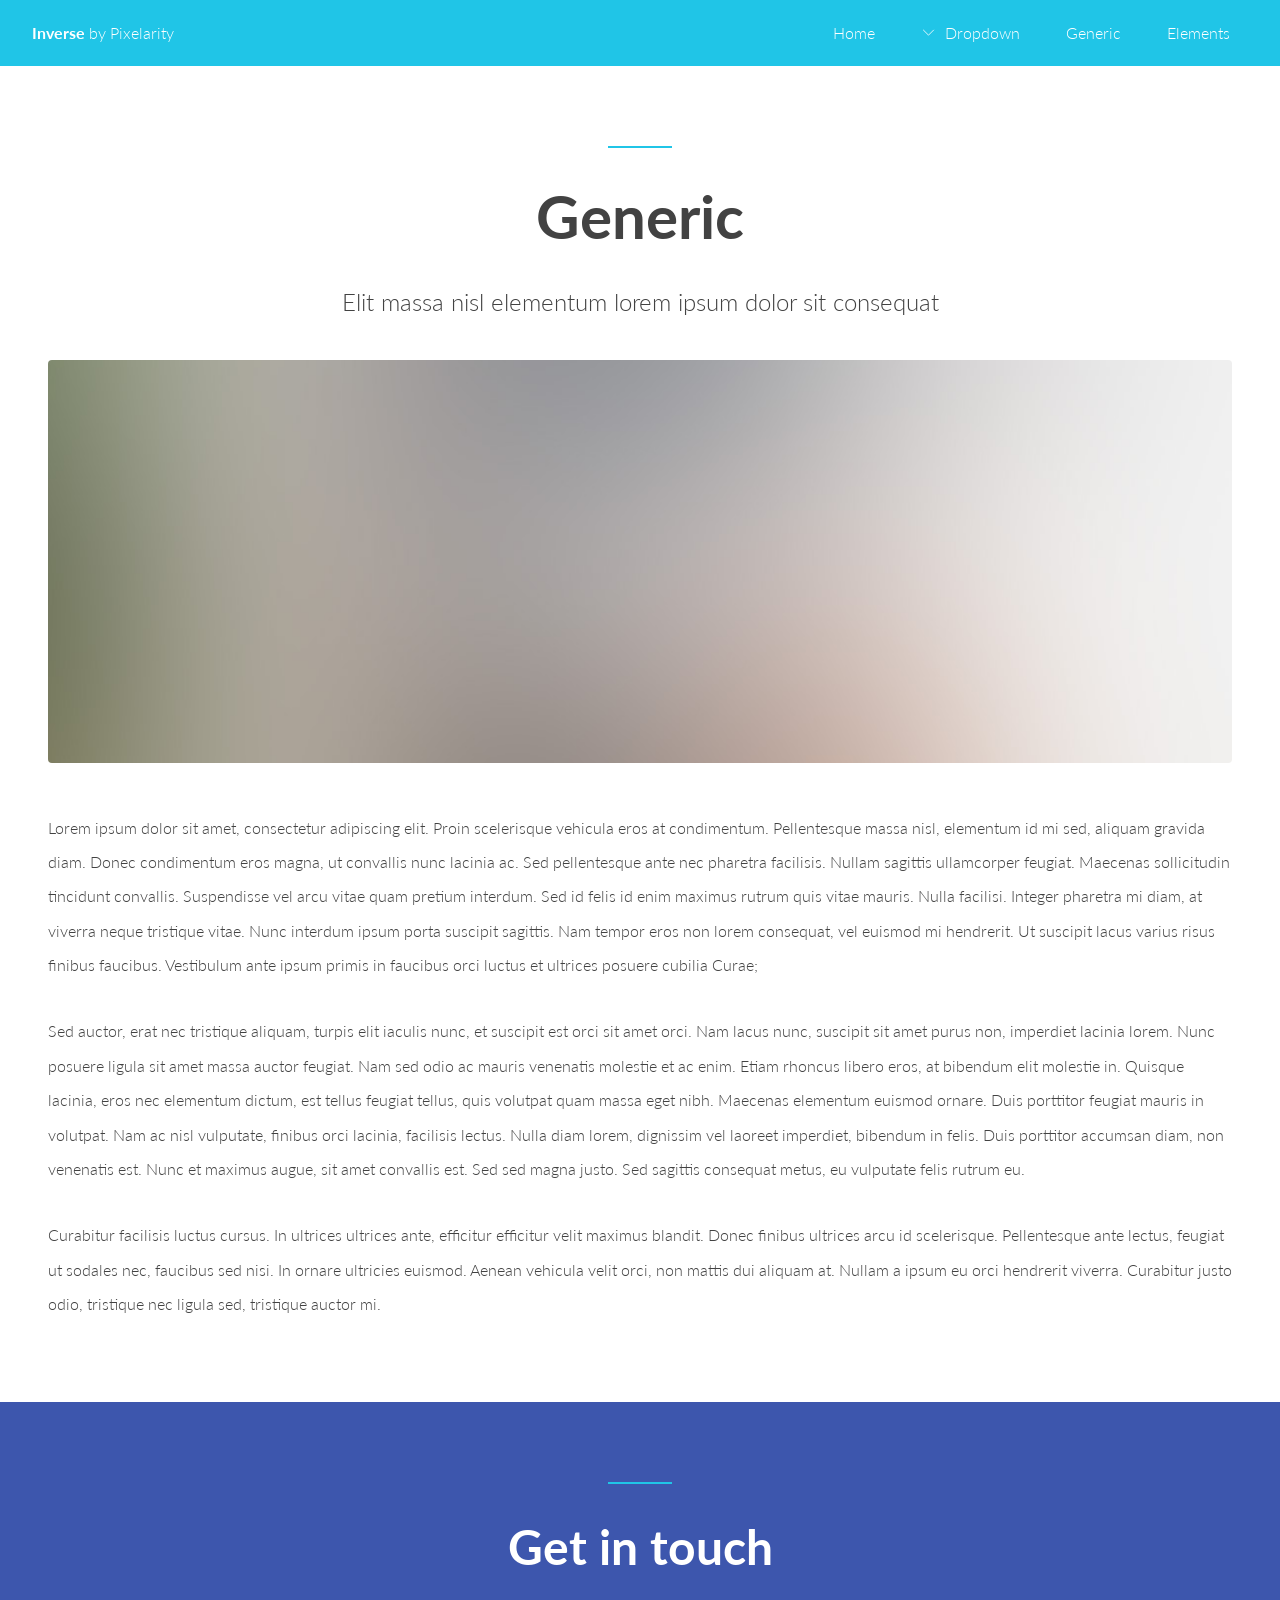
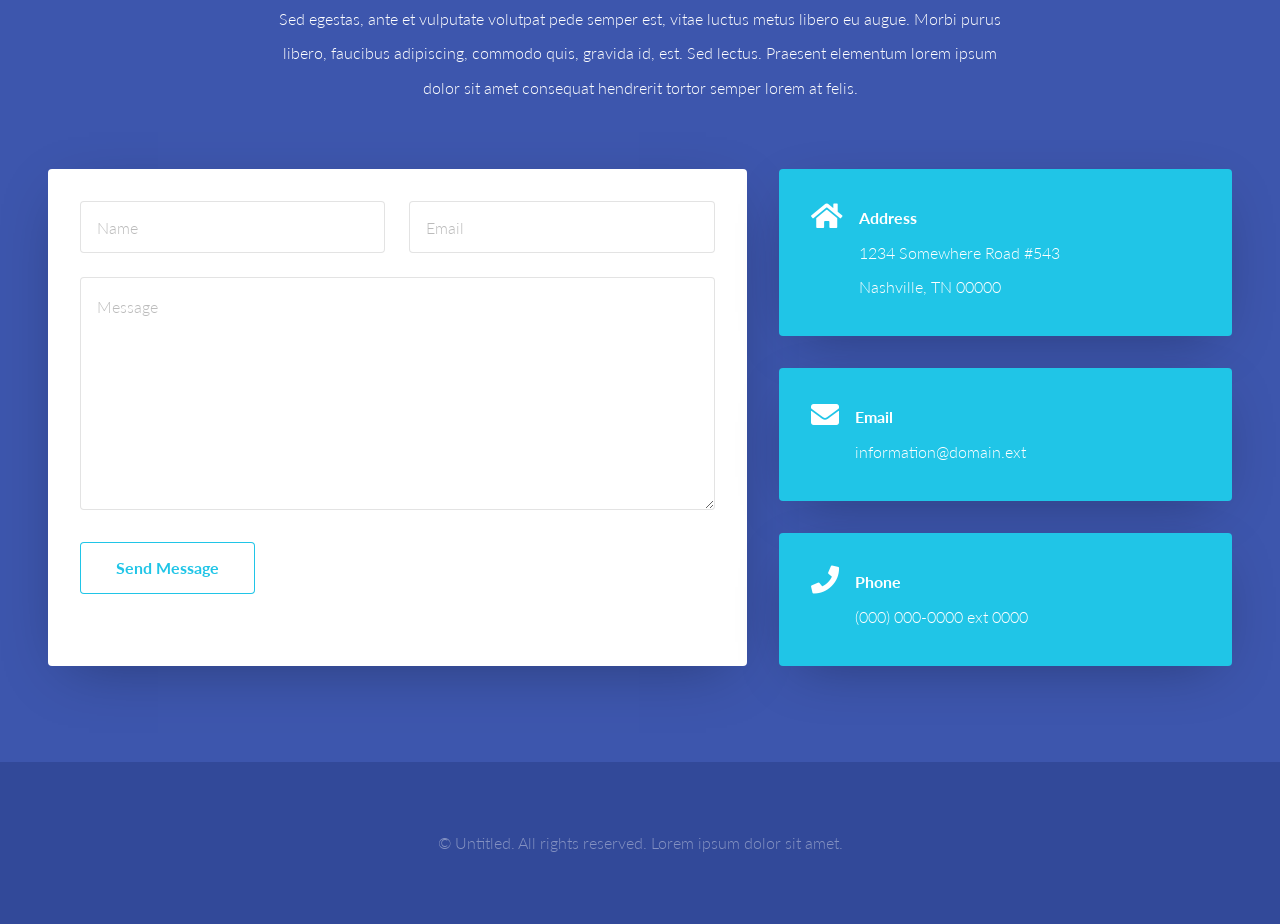
<file: resource/px-inverse-html/cyan/generic.html>
<!DOCTYPE HTML>
<!--
	Inverse by Pixelarity
	pixelarity.com | hello@pixelarity.com
	License: pixelarity.com/license
-->
<html>
	<head>
		<title>Untitled</title>
		<meta charset="utf-8" />
		<meta name="viewport" content="width=device-width, initial-scale=1, user-scalable=no" />
		<meta name="description" content="" />
		<meta name="keywords" content="" />
		<link rel="stylesheet" href="assets/css/main.css" />
	</head>
	<body class="is-preload">

		<!-- Header -->
			<header id="header">
				<a class="logo" href="index.html">Inverse <span>by Pixelarity</span></a>
				<nav id="nav">
					<ul>
						<li class="current"><a href="index.html">Home</a></li>
						<li>
							<a href="#" class="dropdown">Dropdown</a>
							<ul>
								<li><a href="#">Option One</a></li>
								<li><a href="#">Option Two</a></li>
								<li><a href="#">Option Three</a></li>
								<li>
									<a href="#">Submenu</a>
									<ul>
										<li><a href="#">Option One</a></li>
										<li><a href="#">Option Two</a></li>
										<li><a href="#">Option Three</a></li>
										<li><a href="#">Option Four</a></li>
									</ul>
								</li>
							</ul>
						</li>
						<li><a href="generic.html">Generic</a></li>
						<li><a href="elements.html">Elements</a></li>
					</ul>
				</nav>
			</header>

		<!-- One -->
			<div id="main">
				<div class="wrapper">
					<div class="inner">
						<header class="major">
							<h1>Generic</h1>
							<p>Elit massa nisl elementum lorem ipsum dolor sit consequat</p>
						</header>
						<div class="image main">
							<img src="images/pic01.jpg" alt="" />
						</div>
						<p>Lorem ipsum dolor sit amet, consectetur adipiscing elit. Proin scelerisque vehicula eros at condimentum. Pellentesque massa nisl, elementum id mi sed, aliquam gravida diam. Donec condimentum eros magna, ut convallis nunc lacinia ac. Sed pellentesque ante nec pharetra facilisis. Nullam sagittis ullamcorper feugiat. Maecenas sollicitudin tincidunt convallis. Suspendisse vel arcu vitae quam pretium interdum. Sed id felis id enim maximus rutrum quis vitae mauris. Nulla facilisi. Integer pharetra mi diam, at viverra neque tristique vitae. Nunc interdum ipsum porta suscipit sagittis. Nam tempor eros non lorem consequat, vel euismod mi hendrerit. Ut suscipit lacus varius risus finibus faucibus. Vestibulum ante ipsum primis in faucibus orci luctus et ultrices posuere cubilia Curae;</p>
						<p>Sed auctor, erat nec tristique aliquam, turpis elit iaculis nunc, et suscipit est orci sit amet orci. Nam lacus nunc, suscipit sit amet purus non, imperdiet lacinia lorem. Nunc posuere ligula sit amet massa auctor feugiat. Nam sed odio ac mauris venenatis molestie et ac enim. Etiam rhoncus libero eros, at bibendum elit molestie in. Quisque lacinia, eros nec elementum dictum, est tellus feugiat tellus, quis volutpat quam massa eget nibh. Maecenas elementum euismod ornare. Duis porttitor feugiat mauris in volutpat. Nam ac nisl vulputate, finibus orci lacinia, facilisis lectus. Nulla diam lorem, dignissim vel laoreet imperdiet, bibendum in felis. Duis porttitor accumsan diam, non venenatis est. Nunc et maximus augue, sit amet convallis est. Sed sed magna justo. Sed sagittis consequat metus, eu vulputate felis rutrum eu.</p>
						<p>Curabitur facilisis luctus cursus. In ultrices ultrices ante, efficitur efficitur velit maximus blandit. Donec finibus ultrices arcu id scelerisque. Pellentesque ante lectus, feugiat ut sodales nec, faucibus sed nisi. In ornare ultricies euismod. Aenean vehicula velit orci, non mattis dui aliquam at. Nullam a ipsum eu orci hendrerit viverra. Curabitur justo odio, tristique nec ligula sed, tristique auctor mi.</p>

					</div>
				</div>
			</div>

		<!-- Footer -->
			<div id="footer">
				<div class="wrapper style2">
					<div class="inner">
						<header class="major">
							<h2>Get in touch</h2>
							<p>Sed egestas, ante et vulputate volutpat pede semper est, vitae luctus metus libero eu augue. Morbi purus libero, faucibus adipiscing, commodo quis, gravida id, est. Sed lectus. Praesent elementum lorem ipsum dolor sit amet consequat hendrerit tortor semper lorem at felis.</p>
						</header>
						<div class="content">
							<div class="form">
								<form method="post" action="#">
									<div class="fields">
										<div class="field half">
											<input name="name" id="name" placeholder="Name" type="text" />
										</div>
										<div class="field half">
											<input name="email" id="email" placeholder="Email" type="email" />
										</div>
										<div class="field">
											<textarea name="message" id="message" rows="6" placeholder="Message"></textarea>
										</div>
									</div>
									<ul class="actions special">
										<li><input type="button" class="button" value="Send Message" /></li>
									</ul>
								</form>
							</div>
							<ul class="icons">
								<li>
									<span class="icon solid fa-home"></span>
									<div>
										<strong>Address</strong>
										1234 Somewhere Road #543<br />
										Nashville, TN 00000
									</div>
								</li>
								<li>
									<span class="icon solid fa-envelope"></span>
									<div>
										<strong>Email</strong>
										<a href="mailto:information@domain.ext">information@domain.ext</a>
									</div>
								</li>
								<li>
									<span class="icon solid fa-phone"></span>
									<div>
										<strong>Phone</strong>
										(000) 000-0000 ext 0000
									</div>
								</li>
							</ul>
						</div>
					</div>
					<div class="copyright">
						&copy; Untitled. All rights reserved. Lorem ipsum dolor sit amet.
					</div>
				</div>
			</div>

		<!-- Scripts -->
			<script src="assets/js/jquery.min.js"></script>
			<script src="assets/js/jquery.dropotron.min.js"></script>
			<script src="assets/js/browser.min.js"></script>
			<script src="assets/js/breakpoints.min.js"></script>
			<script src="assets/js/util.js"></script>
			<script src="assets/js/main.js"></script>

	</body>
</html>
</file>
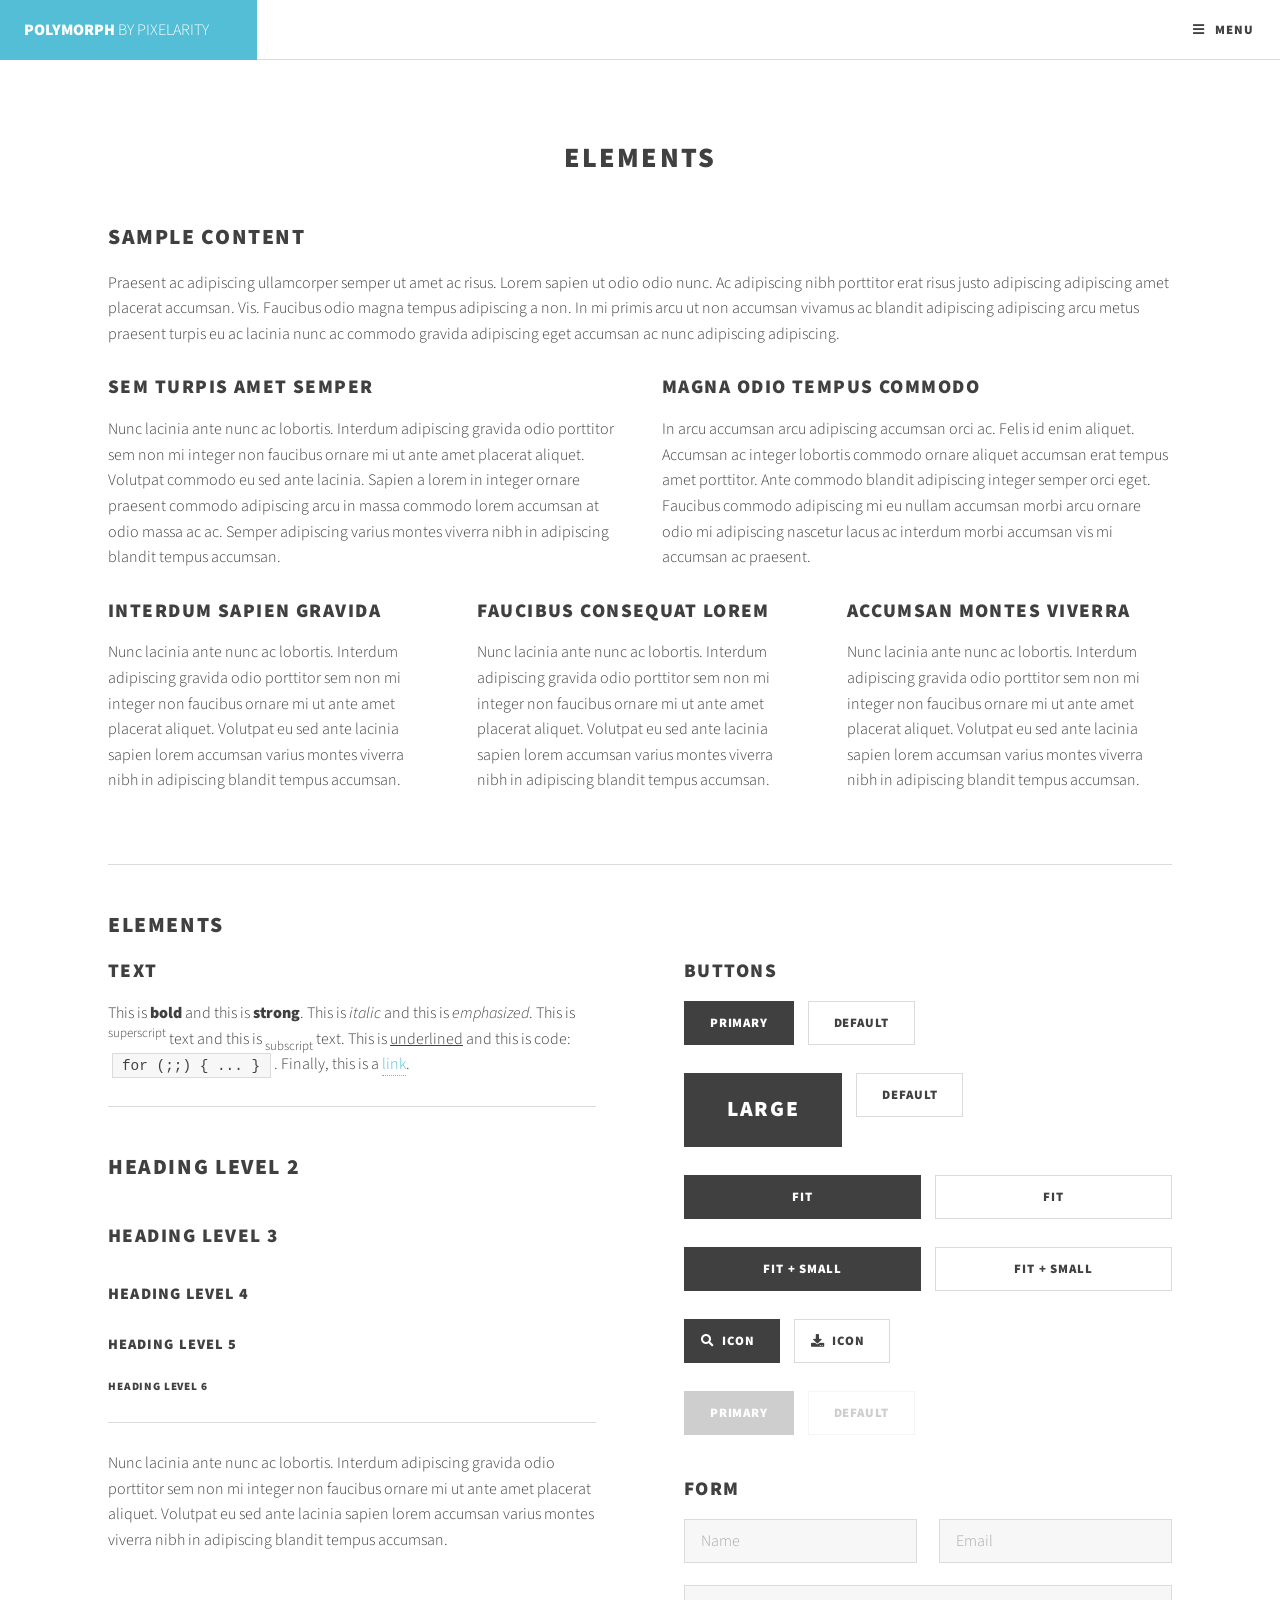
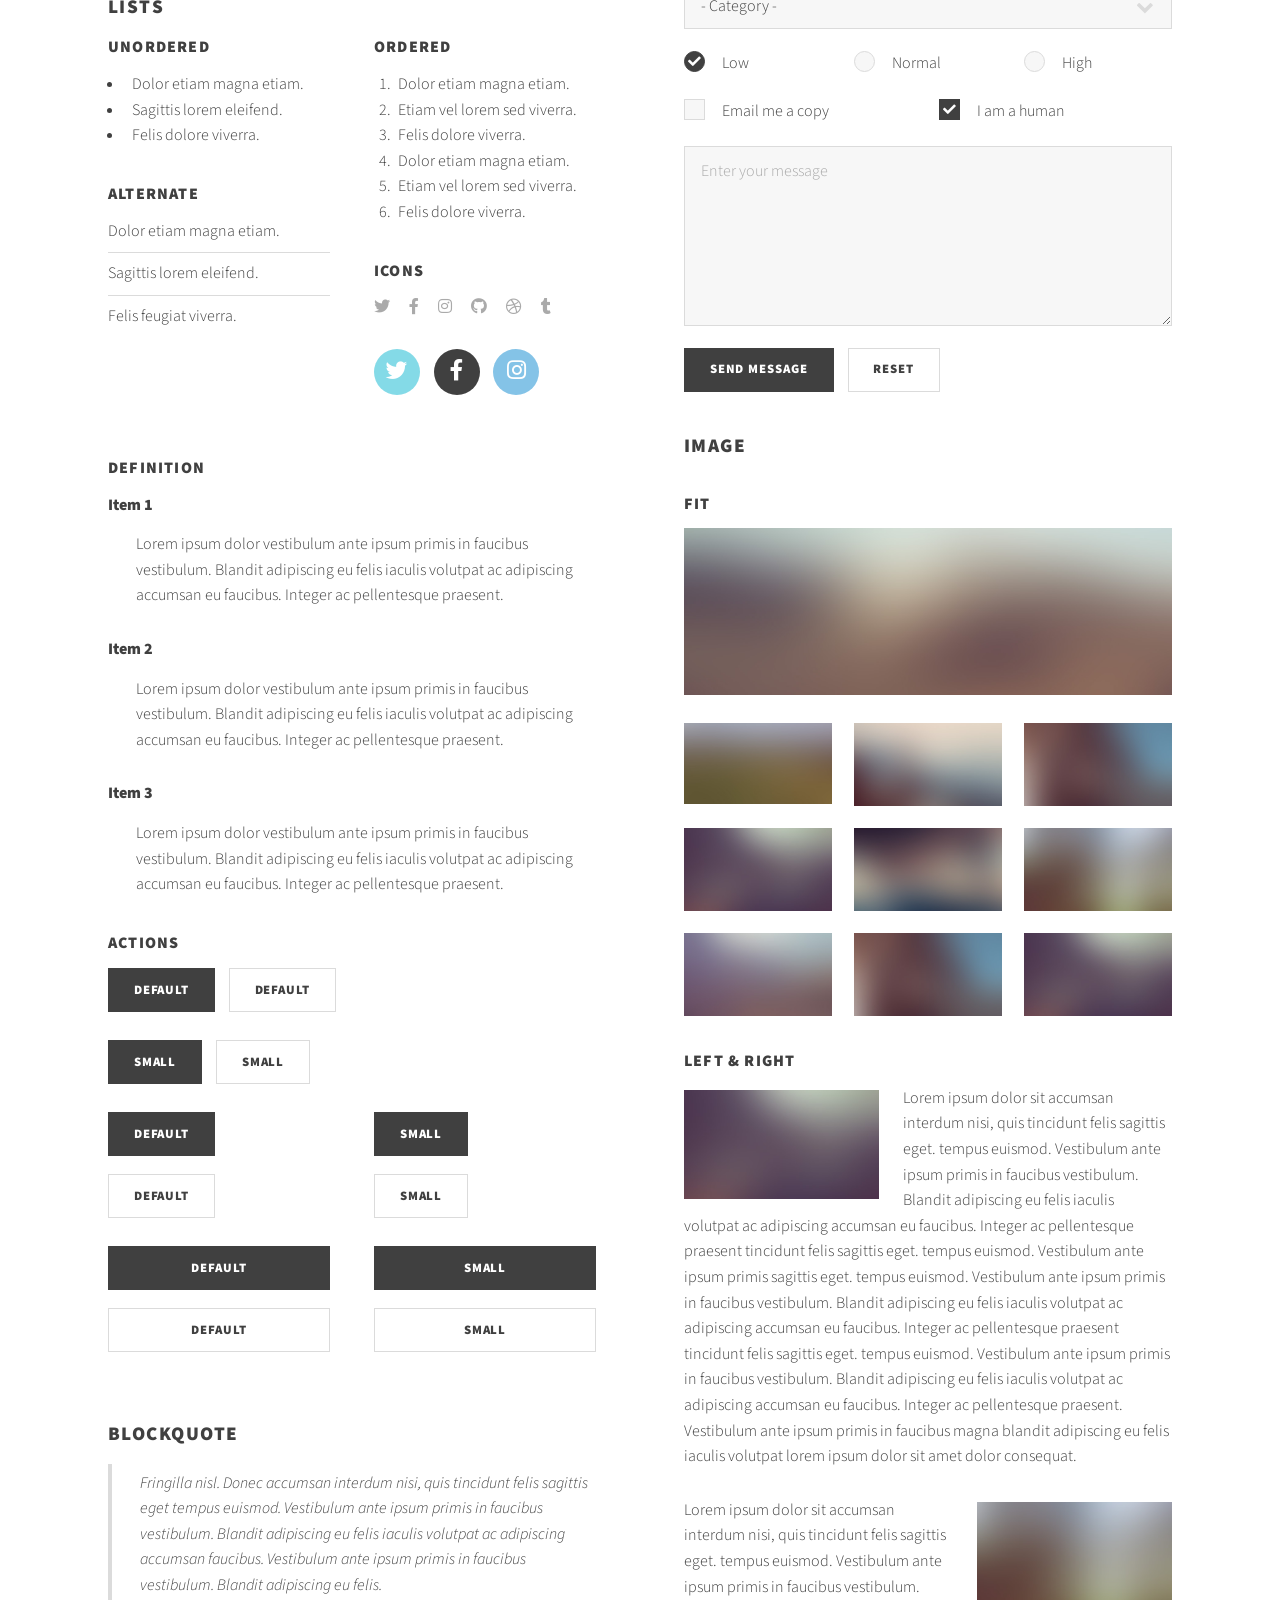
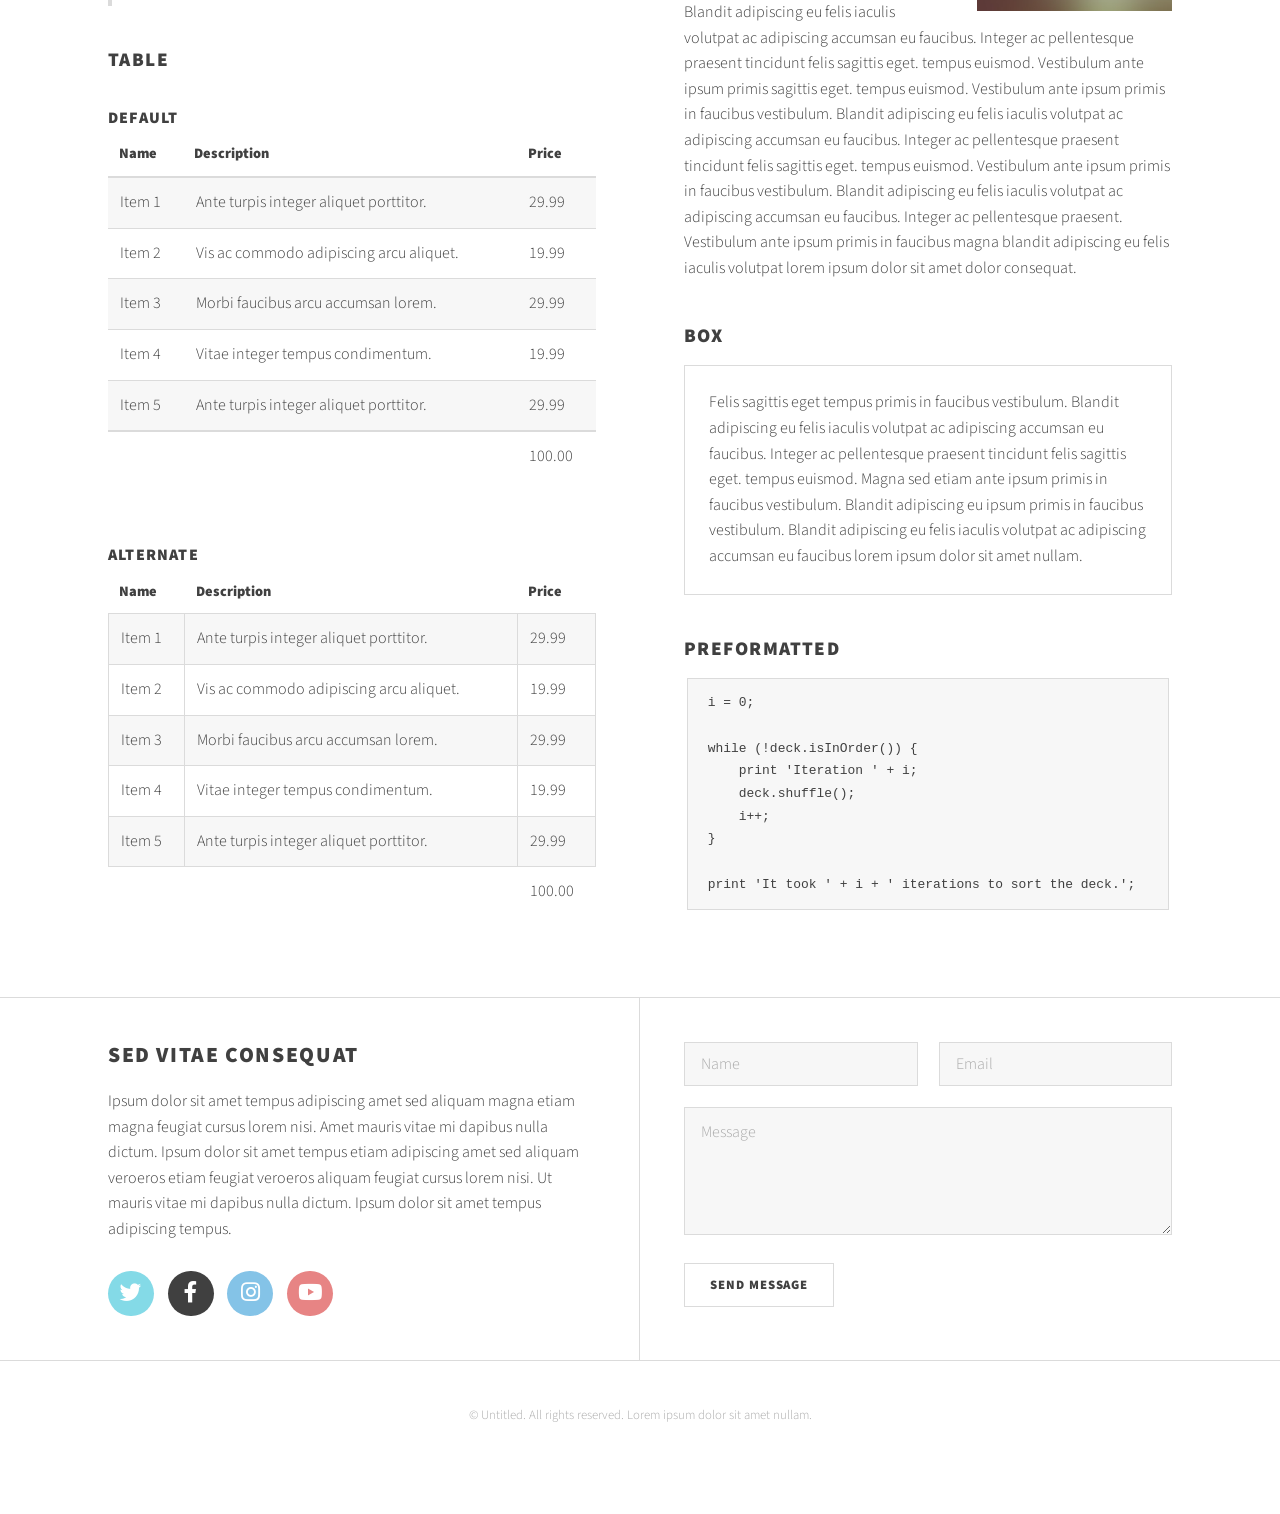
<file: resource/px-polymorph-html/cyan/elements.html>
<!DOCTYPE HTML>
<!--
	Polymorph by Pixelarity
	pixelarity.com | hello@pixelarity.com
	License: pixelarity.com/license
-->
<html>
	<head>
		<title>Untitled</title>
		<meta charset="utf-8" />
		<meta name="viewport" content="width=device-width, initial-scale=1, user-scalable=no" />
		<link rel="stylesheet" href="assets/css/main.css" />
	</head>
	<body class="is-preload">

		<!-- Wrapper -->
			<div id="wrapper">

				<!-- Header -->
					<header id="header">

						<!-- Logo -->
							<div class="logo">
								<a href="index.html" class="title"><strong>Polymorph</strong> <span class="extra">by Pixelarity</span></a>
							</div>

						<!-- Nav -->
							<nav id="nav">
								<ul>
									<li><a href="index.html">Home</a></li>
									<li>
										<a href="#" class="dropdown">Dropdown</a>
										<ul>
											<li><a href="#">Lorem ipsum dolor</a></li>
											<li><a href="#">Magna phasellus</a></li>
											<li><a href="#">Etiam dolore nisl</a></li>
											<li>
												<a href="#">Phasellus consequat</a>
												<ul>
													<li><a href="#">Lorem ipsum dolor</a></li>
													<li><a href="#">Phasellus consequat</a></li>
													<li><a href="#">Magna phasellus</a></li>
													<li><a href="#">Etiam dolore nisl</a></li>
													<li><a href="#">Veroeros feugiat</a></li>
												</ul>
											</li>
											<li><a href="#">Veroeros feugiat</a></li>
										</ul>
									</li>
									<li><a href="generic.html">Generic</a></li>
									<li><a href="elements.html">Elements</a></li>
								</ul>
							</nav>

					</header>

				<!-- Main -->
					<div id="main">

						<!-- Content -->
							<section class="main">
								<div class="inner">

									<header class="major">
										<h2>Elements</h2>
									</header>

									<!-- Content -->
										<h2 id="content">Sample Content</h2>
										<p>Praesent ac adipiscing ullamcorper semper ut amet ac risus. Lorem sapien ut odio odio nunc. Ac adipiscing nibh porttitor erat risus justo adipiscing adipiscing amet placerat accumsan. Vis. Faucibus odio magna tempus adipiscing a non. In mi primis arcu ut non accumsan vivamus ac blandit adipiscing adipiscing arcu metus praesent turpis eu ac lacinia nunc ac commodo gravida adipiscing eget accumsan ac nunc adipiscing adipiscing.</p>
										<div class="row">
											<div class="col-6 col-12-small">
												<h3>Sem turpis amet semper</h3>
												<p>Nunc lacinia ante nunc ac lobortis. Interdum adipiscing gravida odio porttitor sem non mi integer non faucibus ornare mi ut ante amet placerat aliquet. Volutpat commodo eu sed ante lacinia. Sapien a lorem in integer ornare praesent commodo adipiscing arcu in massa commodo lorem accumsan at odio massa ac ac. Semper adipiscing varius montes viverra nibh in adipiscing blandit tempus accumsan.</p>
											</div>
											<div class="col-6 col-12-small">
												<h3>Magna odio tempus commodo</h3>
												<p>In arcu accumsan arcu adipiscing accumsan orci ac. Felis id enim aliquet. Accumsan ac integer lobortis commodo ornare aliquet accumsan erat tempus amet porttitor. Ante commodo blandit adipiscing integer semper orci eget. Faucibus commodo adipiscing mi eu nullam accumsan morbi arcu ornare odio mi adipiscing nascetur lacus ac interdum morbi accumsan vis mi accumsan ac praesent.</p>
											</div>
											<!-- Break -->
											<div class="col-4 col-12-medium">
												<h3>Interdum sapien gravida</h3>
												<p>Nunc lacinia ante nunc ac lobortis. Interdum adipiscing gravida odio porttitor sem non mi integer non faucibus ornare mi ut ante amet placerat aliquet. Volutpat eu sed ante lacinia sapien lorem accumsan varius montes viverra nibh in adipiscing blandit tempus accumsan.</p>
											</div>
											<div class="col-4 col-12-medium">
												<h3>Faucibus consequat lorem</h3>
												<p>Nunc lacinia ante nunc ac lobortis. Interdum adipiscing gravida odio porttitor sem non mi integer non faucibus ornare mi ut ante amet placerat aliquet. Volutpat eu sed ante lacinia sapien lorem accumsan varius montes viverra nibh in adipiscing blandit tempus accumsan.</p>
											</div>
											<div class="col-4 col-12-medium">
												<h3>Accumsan montes viverra</h3>
												<p>Nunc lacinia ante nunc ac lobortis. Interdum adipiscing gravida odio porttitor sem non mi integer non faucibus ornare mi ut ante amet placerat aliquet. Volutpat eu sed ante lacinia sapien lorem accumsan varius montes viverra nibh in adipiscing blandit tempus accumsan.</p>
											</div>
										</div>

									<hr class="major" />

									<!-- Elements -->
										<h2 id="elements">Elements</h2>
										<div class="row gtr-200">
											<div class="col-6 col-12-medium">

												<!-- Text stuff -->
													<h3>Text</h3>
													<p>This is <b>bold</b> and this is <strong>strong</strong>. This is <i>italic</i> and this is <em>emphasized</em>.
													This is <sup>superscript</sup> text and this is <sub>subscript</sub> text.
													This is <u>underlined</u> and this is code: <code>for (;;) { ... }</code>.
													Finally, this is a <a href="#">link</a>.</p>
													<hr />
													<h2>Heading Level 2</h2>
													<h3>Heading Level 3</h3>
													<h4>Heading Level 4</h4>
													<h5>Heading Level 5</h5>
													<h6>Heading Level 6</h6>
													<hr />
													<p>Nunc lacinia ante nunc ac lobortis. Interdum adipiscing gravida odio porttitor sem non mi integer non faucibus ornare mi ut ante amet placerat aliquet. Volutpat eu sed ante lacinia sapien lorem accumsan varius montes viverra nibh in adipiscing blandit tempus accumsan.</p>

												<!-- Lists -->
													<h3>Lists</h3>
													<div class="row">
														<div class="col-6 col-12-small">

															<h4>Unordered</h4>
															<ul>
																<li>Dolor etiam magna etiam.</li>
																<li>Sagittis lorem eleifend.</li>
																<li>Felis dolore viverra.</li>
															</ul>

															<h4>Alternate</h4>
															<ul class="alt">
																<li>Dolor etiam magna etiam.</li>
																<li>Sagittis lorem eleifend.</li>
																<li>Felis feugiat viverra.</li>
															</ul>

														</div>
														<div class="col-6 col-12-small">

															<h4>Ordered</h4>
															<ol>
																<li>Dolor etiam magna etiam.</li>
																<li>Etiam vel lorem sed viverra.</li>
																<li>Felis dolore viverra.</li>
																<li>Dolor etiam magna etiam.</li>
																<li>Etiam vel lorem sed viverra.</li>
																<li>Felis dolore viverra.</li>
															</ol>

															<h4>Icons</h4>
															<ul class="icons style1">
																<li><a href="#" class="icon brands fa-twitter"><span class="label">Twitter</span></a></li>
																<li><a href="#" class="icon brands fa-facebook-f"><span class="label">Facebook</span></a></li>
																<li><a href="#" class="icon brands fa-instagram"><span class="label">Instagram</span></a></li>
																<li><a href="#" class="icon brands fa-github"><span class="label">Github</span></a></li>
																<li><a href="#" class="icon brands fa-dribbble"><span class="label">Dribbble</span></a></li>
																<li><a href="#" class="icon brands fa-tumblr"><span class="label">Tumblr</span></a></li>
															</ul>
															<ul class="icons style2">
																<li><a href="#" class="icon brands fa-twitter"><span class="label">Twitter</span></a></li>
																<li><a href="#" class="icon brands fa-facebook-f"><span class="label">Facebook</span></a></li>
																<li><a href="#" class="icon brands fa-instagram"><span class="label">Instagram</span></a></li>
															</ul>

														</div>
													</div>
													<h4>Definition</h4>
													<dl>
														<dt>Item 1</dt>
														<dd>
															<p>Lorem ipsum dolor vestibulum ante ipsum primis in faucibus vestibulum. Blandit adipiscing eu felis iaculis volutpat ac adipiscing accumsan eu faucibus. Integer ac pellentesque praesent.</p>
														</dd>
														<dt>Item 2</dt>
														<dd>
															<p>Lorem ipsum dolor vestibulum ante ipsum primis in faucibus vestibulum. Blandit adipiscing eu felis iaculis volutpat ac adipiscing accumsan eu faucibus. Integer ac pellentesque praesent.</p>
														</dd>
														<dt>Item 3</dt>
														<dd>
															<p>Lorem ipsum dolor vestibulum ante ipsum primis in faucibus vestibulum. Blandit adipiscing eu felis iaculis volutpat ac adipiscing accumsan eu faucibus. Integer ac pellentesque praesent.</p>
														</dd>
													</dl>

													<h4>Actions</h4>
													<ul class="actions">
														<li><a href="#" class="button primary">Default</a></li>
														<li><a href="#" class="button">Default</a></li>
													</ul>
													<ul class="actions small">
														<li><a href="#" class="button primary small">Small</a></li>
														<li><a href="#" class="button small">Small</a></li>
													</ul>
													<div class="row">
														<div class="col-6 col-12-small">
															<ul class="actions stacked">
																<li><a href="#" class="button primary">Default</a></li>
																<li><a href="#" class="button">Default</a></li>
															</ul>
														</div>
														<div class="col-6 col-12-small">
															<ul class="actions stacked">
																<li><a href="#" class="button primary small">Small</a></li>
																<li><a href="#" class="button small">Small</a></li>
															</ul>
														</div>
														<div class="col-6 col-12-small">
															<ul class="actions stacked">
																<li><a href="#" class="button primary fit">Default</a></li>
																<li><a href="#" class="button fit">Default</a></li>
															</ul>
														</div>
														<div class="col-6 col-12-small">
															<ul class="actions stacked">
																<li><a href="#" class="button primary small fit">Small</a></li>
																<li><a href="#" class="button small fit">Small</a></li>
															</ul>
														</div>
													</div>

												<!-- Blockquote -->
													<h3>Blockquote</h3>
													<blockquote>Fringilla nisl. Donec accumsan interdum nisi, quis tincidunt felis sagittis eget tempus euismod. Vestibulum ante ipsum primis in faucibus vestibulum. Blandit adipiscing eu felis iaculis volutpat ac adipiscing accumsan faucibus. Vestibulum ante ipsum primis in faucibus vestibulum. Blandit adipiscing eu felis.</blockquote>

												<!-- Table -->
													<h3>Table</h3>

													<h4>Default</h4>
													<div class="table-wrapper">
														<table>
															<thead>
																<tr>
																	<th>Name</th>
																	<th>Description</th>
																	<th>Price</th>
																</tr>
															</thead>
															<tbody>
																<tr>
																	<td>Item 1</td>
																	<td>Ante turpis integer aliquet porttitor.</td>
																	<td>29.99</td>
																</tr>
																<tr>
																	<td>Item 2</td>
																	<td>Vis ac commodo adipiscing arcu aliquet.</td>
																	<td>19.99</td>
																</tr>
																<tr>
																	<td>Item 3</td>
																	<td> Morbi faucibus arcu accumsan lorem.</td>
																	<td>29.99</td>
																</tr>
																<tr>
																	<td>Item 4</td>
																	<td>Vitae integer tempus condimentum.</td>
																	<td>19.99</td>
																</tr>
																<tr>
																	<td>Item 5</td>
																	<td>Ante turpis integer aliquet porttitor.</td>
																	<td>29.99</td>
																</tr>
															</tbody>
															<tfoot>
																<tr>
																	<td colspan="2"></td>
																	<td>100.00</td>
																</tr>
															</tfoot>
														</table>
													</div>

													<h4>Alternate</h4>
													<div class="table-wrapper">
														<table class="alt">
															<thead>
																<tr>
																	<th>Name</th>
																	<th>Description</th>
																	<th>Price</th>
																</tr>
															</thead>
															<tbody>
																<tr>
																	<td>Item 1</td>
																	<td>Ante turpis integer aliquet porttitor.</td>
																	<td>29.99</td>
																</tr>
																<tr>
																	<td>Item 2</td>
																	<td>Vis ac commodo adipiscing arcu aliquet.</td>
																	<td>19.99</td>
																</tr>
																<tr>
																	<td>Item 3</td>
																	<td> Morbi faucibus arcu accumsan lorem.</td>
																	<td>29.99</td>
																</tr>
																<tr>
																	<td>Item 4</td>
																	<td>Vitae integer tempus condimentum.</td>
																	<td>19.99</td>
																</tr>
																<tr>
																	<td>Item 5</td>
																	<td>Ante turpis integer aliquet porttitor.</td>
																	<td>29.99</td>
																</tr>
															</tbody>
															<tfoot>
																<tr>
																	<td colspan="2"></td>
																	<td>100.00</td>
																</tr>
															</tfoot>
														</table>
													</div>

											</div>
											<div class="col-6 col-12-medium">

												<!-- Buttons -->
													<h3>Buttons</h3>
													<ul class="actions">
														<li><a href="#" class="button primary">Primary</a></li>
														<li><a href="#" class="button">Default</a></li>
													</ul>
													<ul class="actions">
														<li><a href="#" class="button primary large">Large</a></li>
														<li><a href="#" class="button">Default</a></li>
													</ul>
													<ul class="actions fit">
														<li><a href="#" class="button primary fit">Fit</a></li>
														<li><a href="#" class="button fit">Fit</a></li>
													</ul>
													<ul class="actions fit small">
														<li><a href="#" class="button primary fit small">Fit + Small</a></li>
														<li><a href="#" class="button fit small">Fit + Small</a></li>
													</ul>
													<ul class="actions">
														<li><a href="#" class="button primary icon solid fa-search">Icon</a></li>
														<li><a href="#" class="button icon solid fa-download">Icon</a></li>
													</ul>
													<ul class="actions">
														<li><span class="button primary disabled">Primary</span></li>
														<li><span class="button disabled">Default</span></li>
													</ul>

												<!-- Form -->
													<h3>Form</h3>

													<form method="post" action="#">
														<div class="row gtr-uniform gtr-50">
															<div class="col-6 col-12-xsmall">
																<input type="text" name="demo-name" id="demo-name" value="" placeholder="Name" />
															</div>
															<div class="col-6 col-12-xsmall">
																<input type="email" name="demo-email" id="demo-email" value="" placeholder="Email" />
															</div>
															<!-- Break -->
															<div class="col-12">
																<select name="demo-category" id="demo-category">
																	<option value="">- Category -</option>
																	<option value="1">Manufacturing</option>
																	<option value="1">Shipping</option>
																	<option value="1">Administration</option>
																	<option value="1">Human Resources</option>
																</select>
															</div>
															<!-- Break -->
															<div class="col-4 col-12-small">
																<input type="radio" id="demo-priority-low" name="demo-priority" checked>
																<label for="demo-priority-low">Low</label>
															</div>
															<div class="col-4 col-12-small">
																<input type="radio" id="demo-priority-normal" name="demo-priority">
																<label for="demo-priority-normal">Normal</label>
															</div>
															<div class="col-4 col-12-small">
																<input type="radio" id="demo-priority-high" name="demo-priority">
																<label for="demo-priority-high">High</label>
															</div>
															<!-- Break -->
															<div class="col-6 col-12-small">
																<input type="checkbox" id="demo-copy" name="demo-copy">
																<label for="demo-copy">Email me a copy</label>
															</div>
															<div class="col-6 col-12-small">
																<input type="checkbox" id="demo-human" name="demo-human" checked>
																<label for="demo-human">I am a human</label>
															</div>
															<!-- Break -->
															<div class="col-12">
																<textarea name="demo-message" id="demo-message" placeholder="Enter your message" rows="6"></textarea>
															</div>
															<!-- Break -->
															<div class="col-12">
																<ul class="actions">
																	<li><input type="submit" value="Send Message" class="primary" /></li>
																	<li><input type="reset" value="Reset" /></li>
																</ul>
															</div>
														</div>
													</form>

												<!-- Image -->
													<h3>Image</h3>

													<h4>Fit</h4>
													<span class="image fit"><img src="images/pic01.jpg" alt="" /></span>
													<div class="box alt">
														<div class="row gtr-50 gtr-uniform">
															<div class="col-4"><span class="image fit"><img src="images/pic03.jpg" alt="" /></span></div>
															<div class="col-4"><span class="image fit"><img src="images/pic05.jpg" alt="" /></span></div>
															<div class="col-4"><span class="image fit"><img src="images/pic06.jpg" alt="" /></span></div>
															<!-- Break -->
															<div class="col-4"><span class="image fit"><img src="images/pic07.jpg" alt="" /></span></div>
															<div class="col-4"><span class="image fit"><img src="images/pic08.jpg" alt="" /></span></div>
															<div class="col-4"><span class="image fit"><img src="images/pic09.jpg" alt="" /></span></div>
															<!-- Break -->
															<div class="col-4"><span class="image fit"><img src="images/pic10.jpg" alt="" /></span></div>
															<div class="col-4"><span class="image fit"><img src="images/pic06.jpg" alt="" /></span></div>
															<div class="col-4"><span class="image fit"><img src="images/pic07.jpg" alt="" /></span></div>
														</div>
													</div>

													<h4>Left &amp; Right</h4>
													<p><span class="image left"><img src="images/pic07.jpg" alt="" /></span>Lorem ipsum dolor sit accumsan interdum nisi, quis tincidunt felis sagittis eget. tempus euismod. Vestibulum ante ipsum primis in faucibus vestibulum. Blandit adipiscing eu felis iaculis volutpat ac adipiscing accumsan eu faucibus. Integer ac pellentesque praesent tincidunt felis sagittis eget. tempus euismod. Vestibulum ante ipsum primis sagittis eget. tempus euismod. Vestibulum ante ipsum primis in faucibus vestibulum. Blandit adipiscing eu felis iaculis volutpat ac adipiscing accumsan eu faucibus. Integer ac pellentesque praesent tincidunt felis sagittis eget. tempus euismod. Vestibulum ante ipsum primis in faucibus vestibulum. Blandit adipiscing eu felis iaculis volutpat ac adipiscing accumsan eu faucibus. Integer ac pellentesque praesent. Vestibulum ante ipsum primis in faucibus magna blandit adipiscing eu felis iaculis volutpat lorem ipsum dolor sit amet dolor consequat.</p>
													<p><span class="image right"><img src="images/pic09.jpg" alt="" /></span>Lorem ipsum dolor sit accumsan interdum nisi, quis tincidunt felis sagittis eget. tempus euismod. Vestibulum ante ipsum primis in faucibus vestibulum. Blandit adipiscing eu felis iaculis volutpat ac adipiscing accumsan eu faucibus. Integer ac pellentesque praesent tincidunt felis sagittis eget. tempus euismod. Vestibulum ante ipsum primis sagittis eget. tempus euismod. Vestibulum ante ipsum primis in faucibus vestibulum. Blandit adipiscing eu felis iaculis volutpat ac adipiscing accumsan eu faucibus. Integer ac pellentesque praesent tincidunt felis sagittis eget. tempus euismod. Vestibulum ante ipsum primis in faucibus vestibulum. Blandit adipiscing eu felis iaculis volutpat ac adipiscing accumsan eu faucibus. Integer ac pellentesque praesent. Vestibulum ante ipsum primis in faucibus magna blandit adipiscing eu felis iaculis volutpat lorem ipsum dolor sit amet dolor consequat.</p>

												<!-- Box -->
													<h3>Box</h3>
													<div class="box">
														<p>Felis sagittis eget tempus primis in faucibus vestibulum. Blandit adipiscing eu felis iaculis volutpat ac adipiscing accumsan eu faucibus. Integer ac pellentesque praesent tincidunt felis sagittis eget. tempus euismod. Magna sed etiam ante ipsum primis in faucibus vestibulum. Blandit adipiscing eu ipsum primis in faucibus vestibulum. Blandit adipiscing eu felis iaculis volutpat ac adipiscing accumsan eu faucibus lorem ipsum dolor sit amet nullam.</p>
													</div>

												<!-- Preformatted Code -->
													<h3>Preformatted</h3>
													<pre><code>i = 0;

while (!deck.isInOrder()) {
    print 'Iteration ' + i;
    deck.shuffle();
    i++;
}

print 'It took ' + i + ' iterations to sort the deck.';
</code></pre>

											</div>
										</div>


								</div>
							</section>

					</div>

				<!-- Footer -->
					<footer id="footer">
						<div class="inner">
							<section>
								<h2>Sed vitae consequat</h2>
								<p>Ipsum dolor sit amet tempus adipiscing amet sed aliquam magna etiam magna feugiat cursus lorem nisi. Amet mauris vitae mi dapibus nulla dictum. Ipsum dolor sit amet tempus etiam adipiscing amet sed aliquam veroeros etiam feugiat veroeros aliquam feugiat cursus lorem nisi. Ut mauris vitae mi dapibus nulla dictum. Ipsum dolor sit amet tempus adipiscing tempus.</p>
								<ul class="icons style2">
									<li><a href="#" class="icon brands fa-twitter"><span class="label">Twitter</span></a></li>
									<li><a href="#" class="icon brands fa-facebook-f"><span class="label">Facebook</span></a></li>
									<li><a href="#" class="icon brands fa-instagram"><span class="label">Instagram</span></a></li>
									<li><a href="#" class="icon brands fa-youtube"><span class="label">YouTube</span></a></li>
								</ul>
							</section>
							<section>
								<form method="post" action="#">
									<div class="fields">
										<div class="field half">
											<input type="text" name="name" id="name" placeholder="Name" />
										</div>
										<div class="field half">
											<input type="email" name="email" id="email" placeholder="Email" />
										</div>
										<div class="field">
											<textarea name="message" id="message" placeholder="Message" rows="4"></textarea>
										</div>
									</div>
									<ul class="actions">
										<li><input type="submit" value="Send Message" /></li>
									</ul>
								</form>
							</section>
						</div>
						<div class="copyright">
							<p>&copy; Untitled. All rights reserved. Lorem ipsum dolor sit amet nullam.</p>
						</div>
					</footer>

			</div>

		<!-- Scripts -->
			<script src="assets/js/jquery.min.js"></script>
			<script src="assets/js/jquery.dropotron.min.js"></script>
			<script src="assets/js/browser.min.js"></script>
			<script src="assets/js/breakpoints.min.js"></script>
			<script src="assets/js/util.js"></script>
			<script src="assets/js/main.js"></script>

	</body>
</html>
</file>
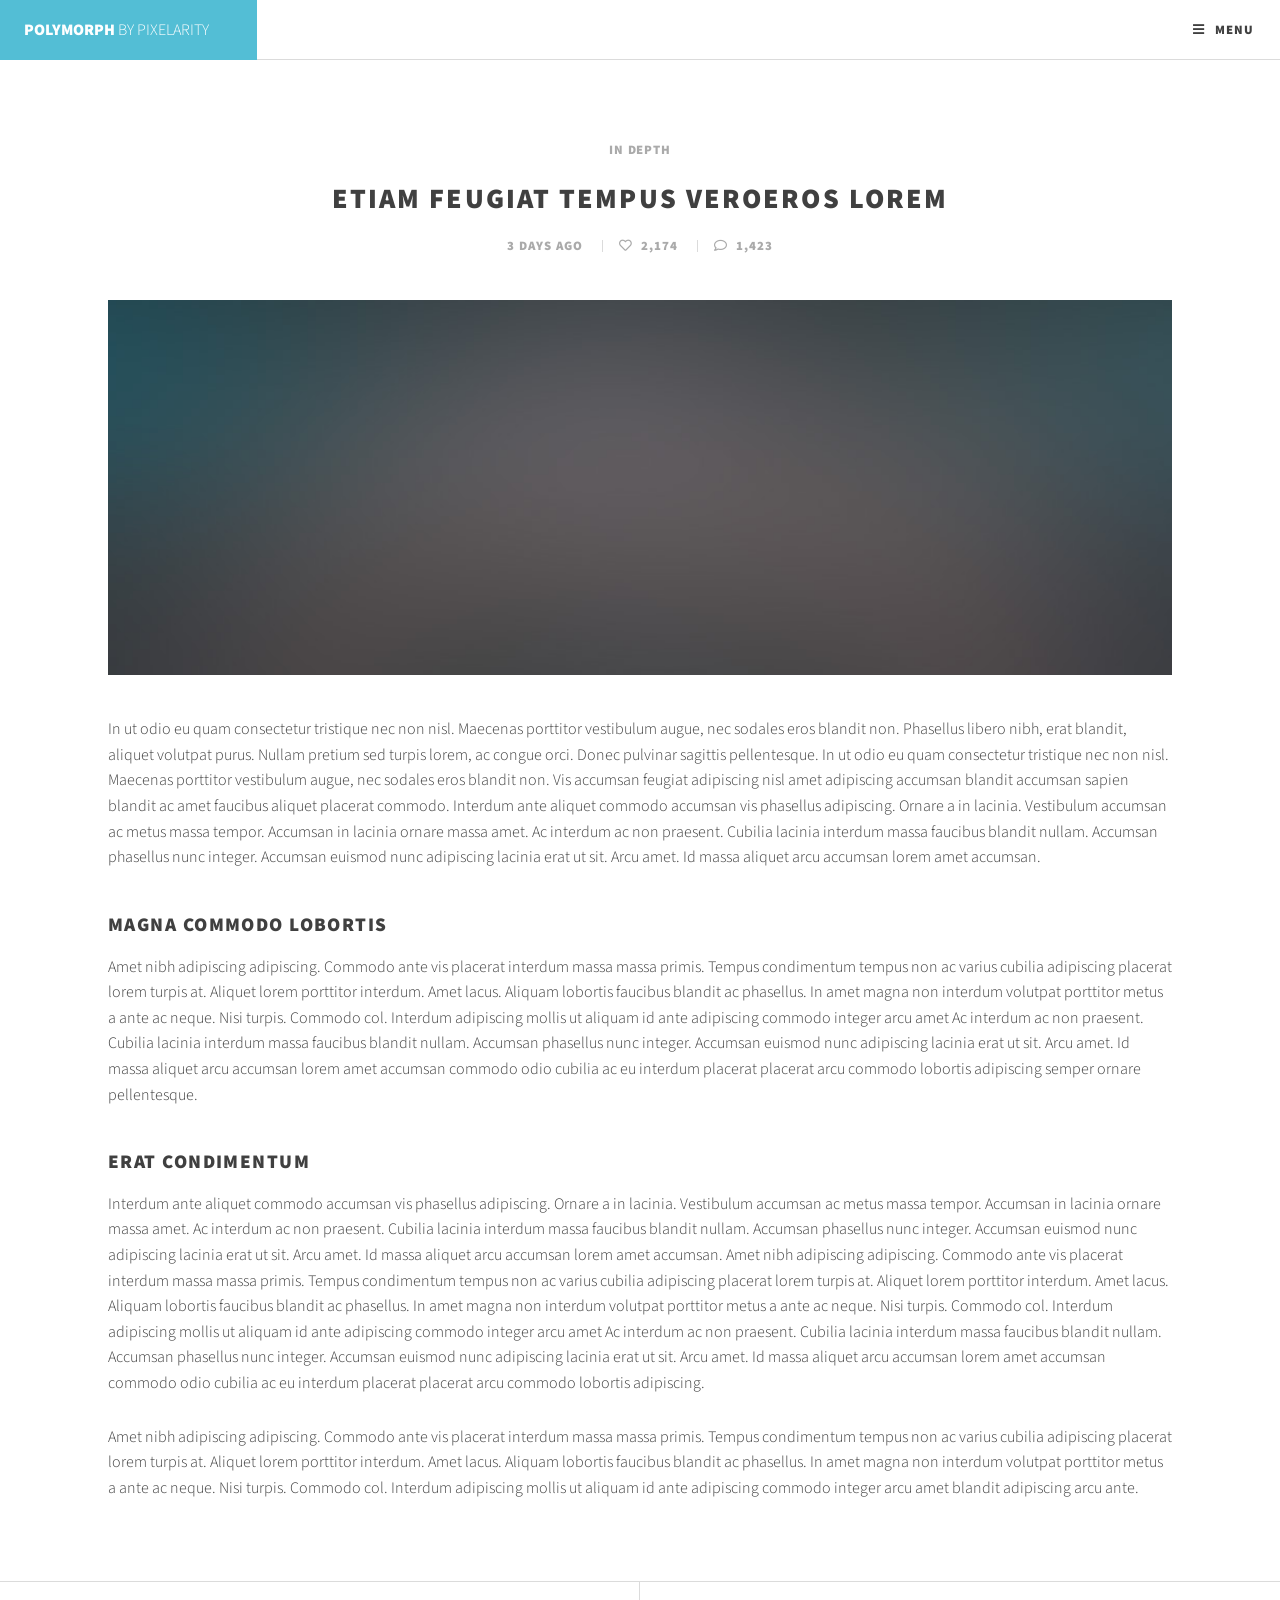
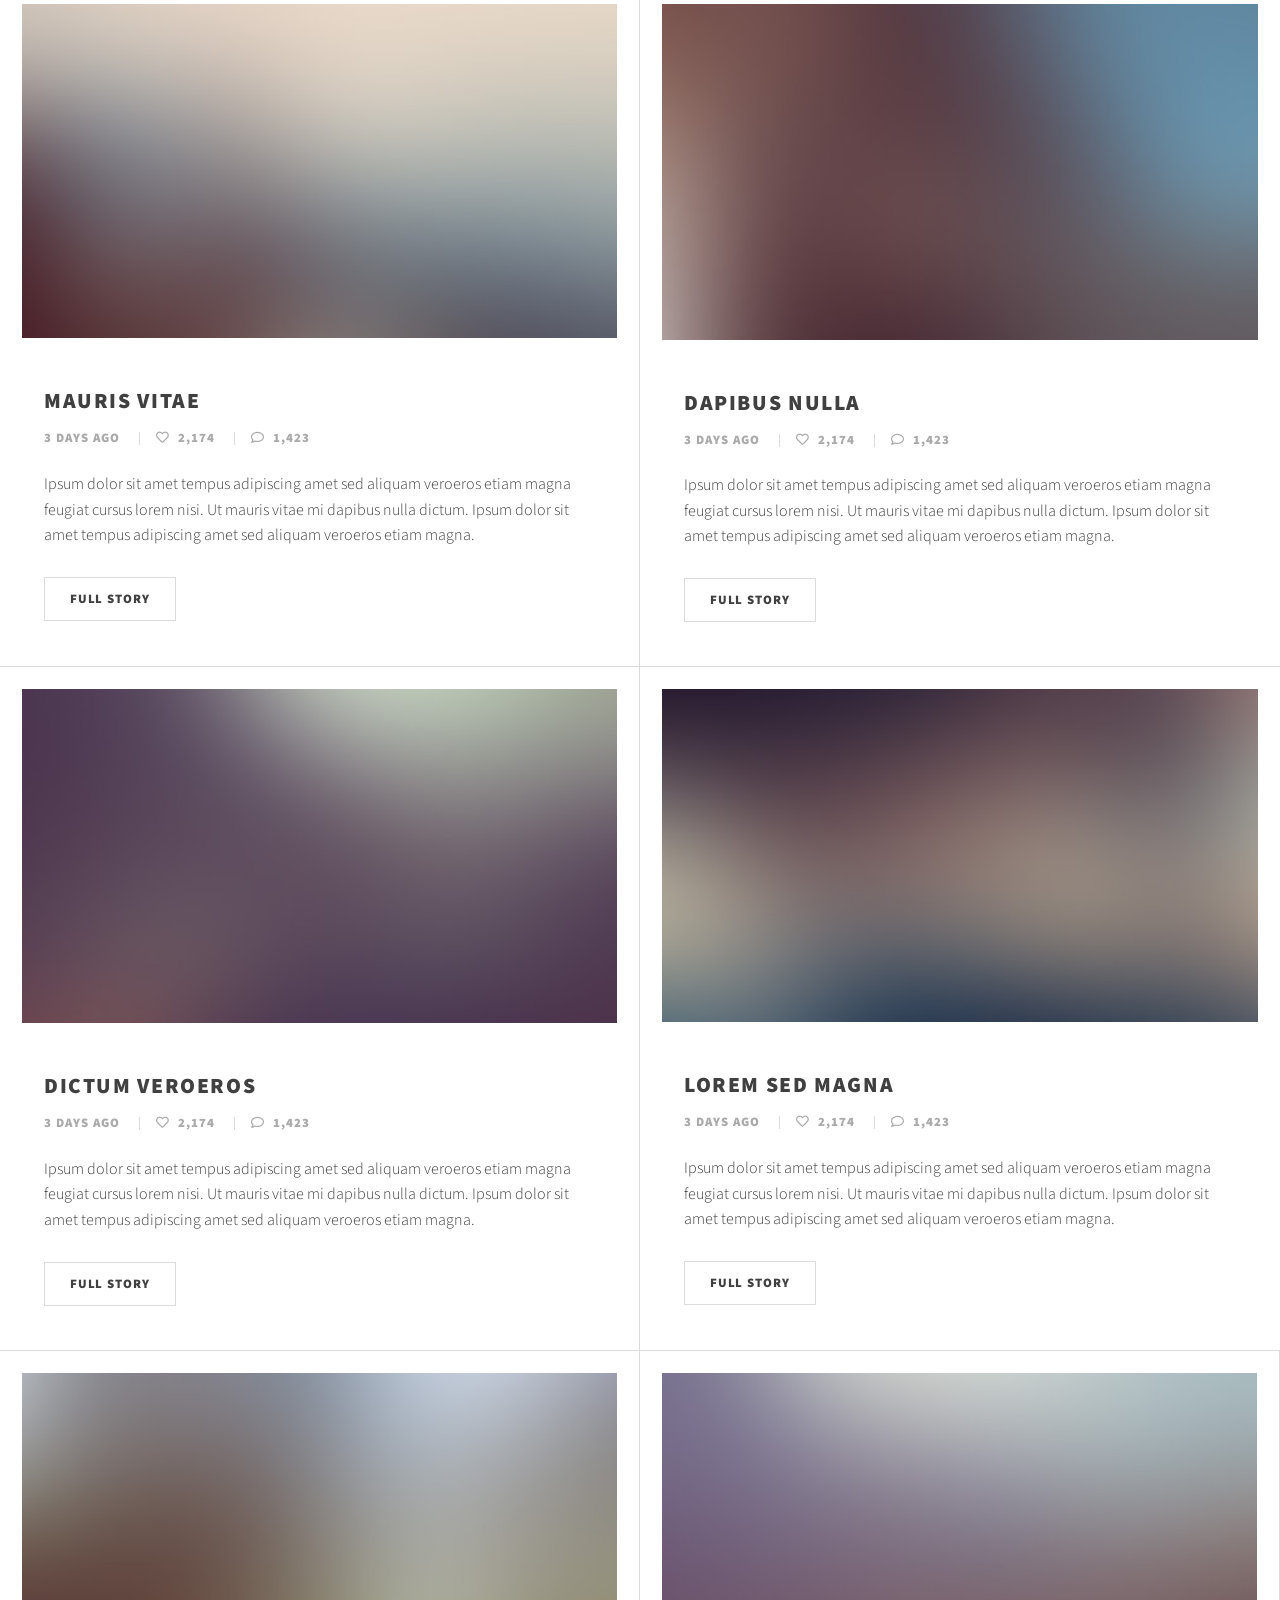
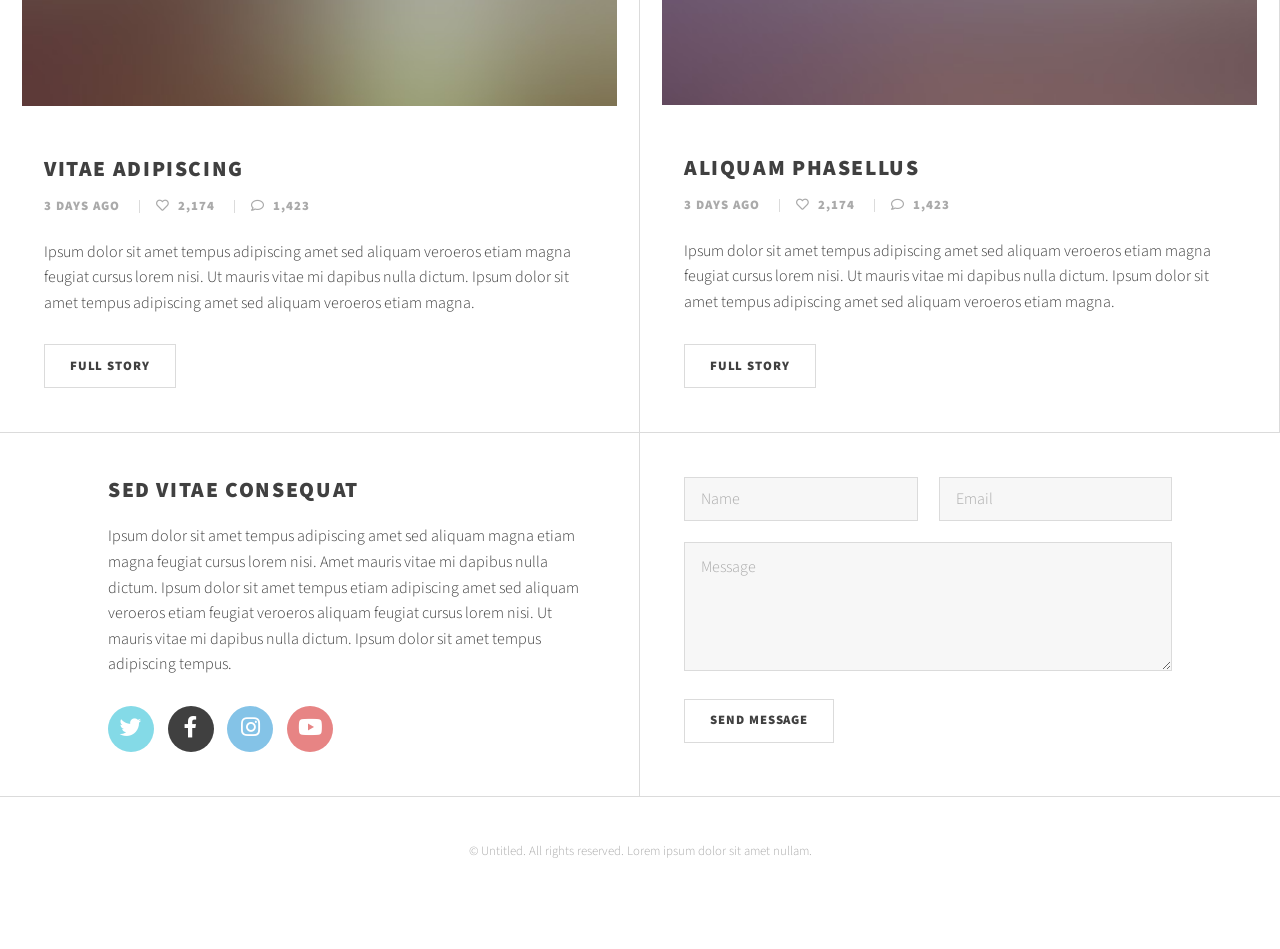
<file: resource/px-polymorph-html/cyan/generic.html>
<!DOCTYPE HTML>
<!--
	Polymorph by Pixelarity
	pixelarity.com | hello@pixelarity.com
	License: pixelarity.com/license
-->
<html>
	<head>
		<title>Untitled</title>
		<meta charset="utf-8" />
		<meta name="viewport" content="width=device-width, initial-scale=1, user-scalable=no" />
		<link rel="stylesheet" href="assets/css/main.css" />
	</head>
	<body class="is-preload">

		<!-- Wrapper -->
			<div id="wrapper">

				<!-- Header -->
					<header id="header">

						<!-- Logo -->
							<div class="logo">
								<a href="index.html" class="title"><strong>Polymorph</strong> <span class="extra">by Pixelarity</span></a>
							</div>

						<!-- Nav -->
							<nav id="nav">
								<ul>
									<li><a href="index.html">Home</a></li>
									<li>
										<a href="#" class="dropdown">Dropdown</a>
										<ul>
											<li><a href="#">Lorem ipsum dolor</a></li>
											<li><a href="#">Magna phasellus</a></li>
											<li><a href="#">Etiam dolore nisl</a></li>
											<li>
												<a href="#">Phasellus consequat</a>
												<ul>
													<li><a href="#">Lorem ipsum dolor</a></li>
													<li><a href="#">Phasellus consequat</a></li>
													<li><a href="#">Magna phasellus</a></li>
													<li><a href="#">Etiam dolore nisl</a></li>
													<li><a href="#">Veroeros feugiat</a></li>
												</ul>
											</li>
											<li><a href="#">Veroeros feugiat</a></li>
										</ul>
									</li>
									<li><a href="generic.html">Generic</a></li>
									<li><a href="elements.html">Elements</a></li>
								</ul>
							</nav>

					</header>

				<!-- Main -->
					<div id="main">

						<!-- Content -->
							<section class="main">
								<div class="inner">

									<header class="major">
										<span class="category">In Depth</span>
										<h2><a href="#">Etiam feugiat tempus veroeros lorem</a></h2>
										<ul class="meta">
											<li>3 days ago</li>
											<li><a href="#" class="favorites">2,174</a></li>
											<li><a href="#" class="comments">1,423</a></li>
										</ul>
									</header>

									<a href="#" class="image main"><img src="images/pic04.jpg" alt="" /></a>

									<p>In ut odio eu quam consectetur tristique nec non nisl. Maecenas porttitor vestibulum augue, nec sodales eros blandit non. Phasellus libero nibh, erat blandit, aliquet volutpat purus. Nullam pretium sed turpis lorem, ac congue orci. Donec pulvinar sagittis pellentesque. In ut odio eu quam consectetur tristique nec non nisl. Maecenas porttitor vestibulum augue, nec sodales eros blandit non. Vis accumsan feugiat adipiscing nisl amet adipiscing accumsan blandit accumsan sapien blandit ac amet faucibus aliquet placerat commodo. Interdum ante aliquet commodo accumsan vis phasellus adipiscing. Ornare a in lacinia. Vestibulum accumsan ac metus massa tempor. Accumsan in lacinia ornare massa amet. Ac interdum ac non praesent. Cubilia lacinia interdum massa faucibus blandit nullam. Accumsan phasellus nunc integer. Accumsan euismod nunc adipiscing lacinia erat ut sit. Arcu amet. Id massa aliquet arcu accumsan lorem amet accumsan.</p>

									<h3>Magna commodo lobortis</h3>
									<p>Amet nibh adipiscing adipiscing. Commodo ante vis placerat interdum massa massa primis. Tempus condimentum tempus non ac varius cubilia adipiscing placerat lorem turpis at. Aliquet lorem porttitor interdum. Amet lacus. Aliquam lobortis faucibus blandit ac phasellus. In amet magna non interdum volutpat porttitor metus a ante ac neque. Nisi turpis. Commodo col. Interdum adipiscing mollis ut aliquam id ante adipiscing commodo integer arcu amet Ac interdum ac non praesent. Cubilia lacinia interdum massa faucibus blandit nullam. Accumsan phasellus nunc integer. Accumsan euismod nunc adipiscing lacinia erat ut sit. Arcu amet. Id massa aliquet arcu accumsan lorem amet accumsan commodo odio cubilia ac eu interdum placerat placerat arcu commodo lobortis adipiscing semper ornare pellentesque.</p>

									<h3>Erat condimentum</h3>
									<p>Interdum ante aliquet commodo accumsan vis phasellus adipiscing. Ornare a in lacinia. Vestibulum accumsan ac metus massa tempor. Accumsan in lacinia ornare massa amet. Ac interdum ac non praesent. Cubilia lacinia interdum massa faucibus blandit nullam. Accumsan phasellus nunc integer. Accumsan euismod nunc adipiscing lacinia erat ut sit. Arcu amet. Id massa aliquet arcu accumsan lorem amet accumsan. Amet nibh adipiscing adipiscing. Commodo ante vis placerat interdum massa massa primis. Tempus condimentum tempus non ac varius cubilia adipiscing placerat lorem turpis at. Aliquet lorem porttitor interdum. Amet lacus. Aliquam lobortis faucibus blandit ac phasellus. In amet magna non interdum volutpat porttitor metus a ante ac neque. Nisi turpis. Commodo col. Interdum adipiscing mollis ut aliquam id ante adipiscing commodo integer arcu amet Ac interdum ac non praesent. Cubilia lacinia interdum massa faucibus blandit nullam. Accumsan phasellus nunc integer. Accumsan euismod nunc adipiscing lacinia erat ut sit. Arcu amet. Id massa aliquet arcu accumsan lorem amet accumsan commodo odio cubilia ac eu interdum placerat placerat arcu commodo lobortis adipiscing.</p>
									<p>Amet nibh adipiscing adipiscing. Commodo ante vis placerat interdum massa massa primis. Tempus condimentum tempus non ac varius cubilia adipiscing placerat lorem turpis at. Aliquet lorem porttitor interdum. Amet lacus. Aliquam lobortis faucibus blandit ac phasellus. In amet magna non interdum volutpat porttitor metus a ante ac neque. Nisi turpis. Commodo col. Interdum adipiscing mollis ut aliquam id ante adipiscing commodo integer arcu amet blandit adipiscing arcu ante.</p>

								</div>
							</section>

						<!-- Posts -->
							<section class="main">
								<div class="posts">
									<article>
										<a href="#" class="image"><img src="images/pic05.jpg" alt="" /></a>
										<header>
											<h2><a href="#">Mauris vitae</a></h2>
											<ul class="meta">
												<li>3 days ago</li>
												<li><a href="#" class="favorites">2,174</a></li>
												<li><a href="#" class="comments">1,423</a></li>
											</ul>
										</header>
										<p>Ipsum dolor sit amet tempus adipiscing amet sed aliquam veroeros etiam magna feugiat cursus lorem nisi. Ut mauris vitae mi dapibus nulla dictum. Ipsum dolor sit amet tempus adipiscing amet sed aliquam veroeros etiam magna.</p>
										<footer>
											<ul class="actions">
												<li><a href="#" class="button">Full Story</a></li>
											</ul>
										</footer>
									</article>
									<article>
										<a href="#" class="image"><img src="images/pic06.jpg" alt="" /></a>
										<header>
											<h2><a href="#">Dapibus nulla</a></h2>
											<ul class="meta">
												<li>3 days ago</li>
												<li><a href="#" class="favorites">2,174</a></li>
												<li><a href="#" class="comments">1,423</a></li>
											</ul>
										</header>
										<p>Ipsum dolor sit amet tempus adipiscing amet sed aliquam veroeros etiam magna feugiat cursus lorem nisi. Ut mauris vitae mi dapibus nulla dictum. Ipsum dolor sit amet tempus adipiscing amet sed aliquam veroeros etiam magna.</p>
										<footer>
											<ul class="actions">
												<li><a href="#" class="button">Full Story</a></li>
											</ul>
										</footer>
									</article>
									<article>
										<a href="#" class="image"><img src="images/pic07.jpg" alt="" /></a>
										<header>
											<h2><a href="#">Dictum veroeros</a></h2>
											<ul class="meta">
												<li>3 days ago</li>
												<li><a href="#" class="favorites">2,174</a></li>
												<li><a href="#" class="comments">1,423</a></li>
											</ul>
										</header>
										<p>Ipsum dolor sit amet tempus adipiscing amet sed aliquam veroeros etiam magna feugiat cursus lorem nisi. Ut mauris vitae mi dapibus nulla dictum. Ipsum dolor sit amet tempus adipiscing amet sed aliquam veroeros etiam magna.</p>
										<footer>
											<ul class="actions">
												<li><a href="#" class="button">Full Story</a></li>
											</ul>
										</footer>
									</article>
									<article>
										<a href="#" class="image"><img src="images/pic08.jpg" alt="" /></a>
										<header>
											<h2><a href="#">Lorem sed magna</a></h2>
											<ul class="meta">
												<li>3 days ago</li>
												<li><a href="#" class="favorites">2,174</a></li>
												<li><a href="#" class="comments">1,423</a></li>
											</ul>
										</header>
										<p>Ipsum dolor sit amet tempus adipiscing amet sed aliquam veroeros etiam magna feugiat cursus lorem nisi. Ut mauris vitae mi dapibus nulla dictum. Ipsum dolor sit amet tempus adipiscing amet sed aliquam veroeros etiam magna.</p>
										<footer>
											<ul class="actions">
												<li><a href="#" class="button">Full Story</a></li>
											</ul>
										</footer>
									</article>
									<article>
										<a href="#" class="image"><img src="images/pic09.jpg" alt="" /></a>
										<header>
											<h2><a href="#">Vitae adipiscing</a></h2>
											<ul class="meta">
												<li>3 days ago</li>
												<li><a href="#" class="favorites">2,174</a></li>
												<li><a href="#" class="comments">1,423</a></li>
											</ul>
										</header>
										<p>Ipsum dolor sit amet tempus adipiscing amet sed aliquam veroeros etiam magna feugiat cursus lorem nisi. Ut mauris vitae mi dapibus nulla dictum. Ipsum dolor sit amet tempus adipiscing amet sed aliquam veroeros etiam magna.</p>
										<footer>
											<ul class="actions">
												<li><a href="#" class="button">Full Story</a></li>
											</ul>
										</footer>
									</article>
									<article>
										<a href="#" class="image"><img src="images/pic10.jpg" alt="" /></a>
										<header>
											<h2><a href="#">Aliquam phasellus</a></h2>
											<ul class="meta">
												<li>3 days ago</li>
												<li><a href="#" class="favorites">2,174</a></li>
												<li><a href="#" class="comments">1,423</a></li>
											</ul>
										</header>
										<p>Ipsum dolor sit amet tempus adipiscing amet sed aliquam veroeros etiam magna feugiat cursus lorem nisi. Ut mauris vitae mi dapibus nulla dictum. Ipsum dolor sit amet tempus adipiscing amet sed aliquam veroeros etiam magna.</p>
										<footer>
											<ul class="actions">
												<li><a href="#" class="button">Full Story</a></li>
											</ul>
										</footer>
									</article>
								</div>
							</section>

					</div>

				<!-- Footer -->
					<footer id="footer">
						<div class="inner">
							<section>
								<h2>Sed vitae consequat</h2>
								<p>Ipsum dolor sit amet tempus adipiscing amet sed aliquam magna etiam magna feugiat cursus lorem nisi. Amet mauris vitae mi dapibus nulla dictum. Ipsum dolor sit amet tempus etiam adipiscing amet sed aliquam veroeros etiam feugiat veroeros aliquam feugiat cursus lorem nisi. Ut mauris vitae mi dapibus nulla dictum. Ipsum dolor sit amet tempus adipiscing tempus.</p>
								<ul class="icons style2">
									<li><a href="#" class="icon brands fa-twitter"><span class="label">Twitter</span></a></li>
									<li><a href="#" class="icon brands fa-facebook-f"><span class="label">Facebook</span></a></li>
									<li><a href="#" class="icon brands fa-instagram"><span class="label">Instagram</span></a></li>
									<li><a href="#" class="icon brands fa-youtube"><span class="label">YouTube</span></a></li>
								</ul>
							</section>
							<section>
								<form method="post" action="#">
									<div class="fields">
										<div class="field half">
											<input type="text" name="name" id="name" placeholder="Name" />
										</div>
										<div class="field half">
											<input type="email" name="email" id="email" placeholder="Email" />
										</div>
										<div class="field">
											<textarea name="message" id="message" placeholder="Message" rows="4"></textarea>
										</div>
									</div>
									<ul class="actions">
										<li><input type="submit" value="Send Message" /></li>
									</ul>
								</form>
							</section>
						</div>
						<div class="copyright">
							<p>&copy; Untitled. All rights reserved. Lorem ipsum dolor sit amet nullam.</p>
						</div>
					</footer>

			</div>

		<!-- Scripts -->
			<script src="assets/js/jquery.min.js"></script>
			<script src="assets/js/jquery.dropotron.min.js"></script>
			<script src="assets/js/browser.min.js"></script>
			<script src="assets/js/breakpoints.min.js"></script>
			<script src="assets/js/util.js"></script>
			<script src="assets/js/main.js"></script>

	</body>
</html>
</file>
<file: resource/px-inverse-html/cyan/assets/css/main.css>
@import url(fontawesome-all.min.css);
@import url("https://fonts.googleapis.com/css?family=Lato:300,300i,400,400i,700,700i");
html, body, div, span, applet, object,
iframe, h1, h2, h3, h4, h5, h6, p, blockquote,
pre, a, abbr, acronym, address, big, cite,
code, del, dfn, em, img, ins, kbd, q, s, samp,
small, strike, strong, sub, sup, tt, var, b,
u, i, center, dl, dt, dd, ol, ul, li, fieldset,
form, label, legend, table, caption, tbody,
tfoot, thead, tr, th, td, article, aside,
canvas, details, embed, figure, figcaption,
footer, header, hgroup, menu, nav, output, ruby,
section, summary, time, mark, audio, video {
	margin: 0;
	padding: 0;
	border: 0;
	font-size: 100%;
	font: inherit;
	vertical-align: baseline;}

article, aside, details, figcaption, figure,
footer, header, hgroup, menu, nav, section {
	display: block;}

body {
	line-height: 1;
}

ol, ul {
	list-style: none;
}

blockquote, q {
	quotes: none;
}

	blockquote:before, blockquote:after, q:before, q:after {
		content: '';
		content: none;
	}

table {
	border-collapse: collapse;
	border-spacing: 0;
}

body {
	-webkit-text-size-adjust: none;
}

mark {
	background-color: transparent;
	color: inherit;
}

input::-moz-focus-inner {
	border: 0;
	padding: 0;
}

input, select, textarea {
	-moz-appearance: none;
	-webkit-appearance: none;
	-ms-appearance: none;
	appearance: none;
}

/* Basic */

	@-ms-viewport {
		width: device-width;
	}

	body {
		-ms-overflow-style: scrollbar;
	}

	@media screen and (max-width: 480px) {

		html, body {
			min-width: 320px;
		}

	}

	html {
		box-sizing: border-box;
	}

	*, *:before, *:after {
		box-sizing: inherit;
	}

	body {
		background: #ffffff;
	}

		body.is-preload *, body.is-preload *:before, body.is-preload *:after {
			-moz-animation: none !important;
			-webkit-animation: none !important;
			-ms-animation: none !important;
			animation: none !important;
			-moz-transition: none !important;
			-webkit-transition: none !important;
			-ms-transition: none !important;
			transition: none !important;
		}

/* Typography */

	html {
		font-size: 15pt;
	}

		@media screen and (max-width: 1680px) {

			html {
				font-size: 12pt;
			}

		}

		@media screen and (max-width: 980px) {

			html {
				font-size: 12pt;
			}

		}

		@media screen and (max-width: 736px) {

			html {
				font-size: 11pt;
			}

		}

	body {
		background-color: #ffffff;
		color: #424242;
	}

	body, input, select, textarea {
		font-family: "Lato", Arial, Helvetica, sans-serif;
		font-weight: 300;
		font-size: 1rem;
		line-height: 2.15;
	}

	a {
		-moz-transition: color 0.2s ease-in-out;
		-webkit-transition: color 0.2s ease-in-out;
		-ms-transition: color 0.2s ease-in-out;
		transition: color 0.2s ease-in-out;
		text-decoration: none;
	}

	strong, b {
		font-weight: 700;
	}

	em, i {
		font-style: italic;
	}

	p {
		margin: 0 0 2rem 0;
	}

		p.special {
			text-align: center;
			margin: 0 auto 2rem auto;
			max-width: 46rem;
		}

			@media screen and (max-width: 980px) {

				p.special {
					max-width: calc(100% - 6rem);
					width: 100%;
				}

			}

			@media screen and (max-width: 736px) {

				p.special {
					max-width: 100%;
					width: 100%;
				}

			}

	header h1:before, header h2:before, header h3:before, header h4:before, header h5:before, header h6:before {
		background-color: #20c5e7;
		content: '';
		display: block;
		height: 2px;
		margin: 0 auto 2rem auto;
		width: 4rem;
	}

	header h1.left:before, header h2.left:before, header h3.left:before, header h4.left:before, header h5.left:before, header h6.left:before {
		margin-left: 0;
		margin-right: 0;
	}

		@media screen and (max-width: 980px) {

			header h1.left:before, header h2.left:before, header h3.left:before, header h4.left:before, header h5.left:before, header h6.left:before {
				margin-left: auto;
				margin-right: auto;
			}

		}

	header h1.alt:before, header h2.alt:before, header h3.alt:before, header h4.alt:before, header h5.alt:before, header h6.alt:before {
		background-color: #ffffff;
	}

	header.special {
		text-align: center;
		margin-bottom: 4rem;
	}

	header.major {
		text-align: center;
		margin: 0 auto 2rem auto;
		max-width: 46rem;
	}

		@media screen and (max-width: 980px) {

			header.major {
				max-width: calc(100% - 6rem);
				width: 100%;
			}

		}

		@media screen and (max-width: 736px) {

			header.major {
				max-width: 100%;
				width: 100%;
			}

		}

	h1, h2, h3, h4, h5, h6 {
		font-weight: 700;
		line-height: 1.5;
		margin: 0 0 1.5rem 0;
	}

		h1 a, h2 a, h3 a, h4 a, h5 a, h6 a {
			color: inherit;
			text-decoration: none;
		}

	h1 {
		font-size: 4rem;
		line-height: 1.2;
	}

	h1 + p {
		font-size: 1.5rem;
	}

	h2 {
		font-size: 3rem;
		line-height: 1.3;
	}

	h3 {
		font-size: 1.25rem;
	}

	h4 {
		font-size: 1rem;
	}

	h5 {
		font-size: 0.9rem;
	}

	h6 {
		font-size: 0.7rem;
	}

	@media screen and (max-width: 1280px) {

		h1 {
			font-size: 3.75rem;
		}

	}

	@media screen and (max-width: 980px) {

		body, input, select, textarea {
			line-height: 1.75;
		}

		p.thin {
			max-width: 100%;
		}

		h1.heading.left:before, h2.heading.left:before, h3.heading.left:before, h4.heading.left:before, h5.heading.left:before, h6.heading.left:before {
			margin-right: auto;
			margin-left: auto;
		}

	}

	@media screen and (max-width: 736px) {

		h1 {
			font-size: 2.5rem;
			line-height: 1.3;
		}

		h1 + p {
			font-size: 1.25rem;
		}

		h2 {
			font-size: 1.75rem;
			line-height: 1.5;
		}

		h3 {
			font-size: 1.25rem;
		}

	}

	sub {
		font-size: 0.8rem;
		position: relative;
		top: 0.5rem;
	}

	sup {
		font-size: 0.8rem;
		position: relative;
		top: -0.5rem;
	}

	blockquote {
		border-left: solid 0.5rem;
		font-style: italic;
		margin: 0 0 2rem 0;
		padding: 1rem 0 1rem 2rem;
	}

	code {
		border-radius: 4px;
		border: solid 1px;
		font-family: "Courier New", monospace;
		font-size: 0.9rem;
		margin: 0 0.25rem;
		padding: 0.25rem 0.65rem;
	}

	pre {
		-webkit-overflow-scrolling: touch;
		font-family: "Courier New", monospace;
		font-size: 0.9rem;
		margin: 0 0 2rem 0;
	}

		pre code {
			display: block;
			line-height: 1.75;
			padding: 1rem 1.5rem;
			overflow-x: auto;
		}

	hr {
		border: 0;
		border-bottom: solid 1px;
		margin: 2rem 0;
	}

		hr.major {
			margin: 4rem 0;
		}

		@media screen and (max-width: 736px) {

			hr.major {
				margin: 3rem 0;
			}

		}

	input, select, textarea {
		color: #424242;
	}

	a {
		color: #20c5e7;
	}

		a:hover {
			color: #4ed1ec;
		}

	strong, b {
		color: #424242;
	}

	h1, h2, h3, h4, h5, h6 {
		color: #424242;
	}

	blockquote {
		border-left-color: rgba(144, 144, 144, 0.25);
	}

	code {
		background: rgba(144, 144, 144, 0.075);
		border-color: rgba(144, 144, 144, 0.25);
	}

	hr {
		border-bottom-color: rgba(144, 144, 144, 0.25);
	}

/* Row */

	.row {
		display: flex;
		flex-wrap: wrap;
		box-sizing: border-box;
		align-items: stretch;
	}

		.row > * {
			box-sizing: border-box;
		}

		.row.gtr-uniform > * > :last-child {
			margin-bottom: 0;
		}

		.row.aln-left {
			justify-content: flex-start;
		}

		.row.aln-center {
			justify-content: center;
		}

		.row.aln-right {
			justify-content: flex-end;
		}

		.row.aln-top {
			align-items: flex-start;
		}

		.row.aln-middle {
			align-items: center;
		}

		.row.aln-bottom {
			align-items: flex-end;
		}

		.row > .imp {
			order: -1;
		}

		.row > .col-1 {
			width: 8.33333%;
		}

		.row > .off-1 {
			margin-left: 8.33333%;
		}

		.row > .col-2 {
			width: 16.66667%;
		}

		.row > .off-2 {
			margin-left: 16.66667%;
		}

		.row > .col-3 {
			width: 25%;
		}

		.row > .off-3 {
			margin-left: 25%;
		}

		.row > .col-4 {
			width: 33.33333%;
		}

		.row > .off-4 {
			margin-left: 33.33333%;
		}

		.row > .col-5 {
			width: 41.66667%;
		}

		.row > .off-5 {
			margin-left: 41.66667%;
		}

		.row > .col-6 {
			width: 50%;
		}

		.row > .off-6 {
			margin-left: 50%;
		}

		.row > .col-7 {
			width: 58.33333%;
		}

		.row > .off-7 {
			margin-left: 58.33333%;
		}

		.row > .col-8 {
			width: 66.66667%;
		}

		.row > .off-8 {
			margin-left: 66.66667%;
		}

		.row > .col-9 {
			width: 75%;
		}

		.row > .off-9 {
			margin-left: 75%;
		}

		.row > .col-10 {
			width: 83.33333%;
		}

		.row > .off-10 {
			margin-left: 83.33333%;
		}

		.row > .col-11 {
			width: 91.66667%;
		}

		.row > .off-11 {
			margin-left: 91.66667%;
		}

		.row > .col-12 {
			width: 100%;
		}

		.row > .off-12 {
			margin-left: 100%;
		}

		.row.gtr-0 {
			margin-top: 0;
			margin-left: 0rem;
		}

			.row.gtr-0 > * {
				padding: 0 0 0 0rem;
			}

			.row.gtr-0.gtr-uniform {
				margin-top: 0rem;
			}

				.row.gtr-0.gtr-uniform > * {
					padding-top: 0rem;
				}

		.row.gtr-25 {
			margin-top: 0;
			margin-left: -0.5rem;
		}

			.row.gtr-25 > * {
				padding: 0 0 0 0.5rem;
			}

			.row.gtr-25.gtr-uniform {
				margin-top: -0.5rem;
			}

				.row.gtr-25.gtr-uniform > * {
					padding-top: 0.5rem;
				}

		.row.gtr-50 {
			margin-top: 0;
			margin-left: -1rem;
		}

			.row.gtr-50 > * {
				padding: 0 0 0 1rem;
			}

			.row.gtr-50.gtr-uniform {
				margin-top: -1rem;
			}

				.row.gtr-50.gtr-uniform > * {
					padding-top: 1rem;
				}

		.row {
			margin-top: 0;
			margin-left: -2rem;
		}

			.row > * {
				padding: 0 0 0 2rem;
			}

			.row.gtr-uniform {
				margin-top: -2rem;
			}

				.row.gtr-uniform > * {
					padding-top: 2rem;
				}

		.row.gtr-150 {
			margin-top: 0;
			margin-left: -3rem;
		}

			.row.gtr-150 > * {
				padding: 0 0 0 3rem;
			}

			.row.gtr-150.gtr-uniform {
				margin-top: -3rem;
			}

				.row.gtr-150.gtr-uniform > * {
					padding-top: 3rem;
				}

		.row.gtr-200 {
			margin-top: 0;
			margin-left: -4rem;
		}

			.row.gtr-200 > * {
				padding: 0 0 0 4rem;
			}

			.row.gtr-200.gtr-uniform {
				margin-top: -4rem;
			}

				.row.gtr-200.gtr-uniform > * {
					padding-top: 4rem;
				}

		@media screen and (max-width: 1680px) {

			.row {
				display: flex;
				flex-wrap: wrap;
				box-sizing: border-box;
				align-items: stretch;
			}

				.row > * {
					box-sizing: border-box;
				}

				.row.gtr-uniform > * > :last-child {
					margin-bottom: 0;
				}

				.row.aln-left {
					justify-content: flex-start;
				}

				.row.aln-center {
					justify-content: center;
				}

				.row.aln-right {
					justify-content: flex-end;
				}

				.row.aln-top {
					align-items: flex-start;
				}

				.row.aln-middle {
					align-items: center;
				}

				.row.aln-bottom {
					align-items: flex-end;
				}

				.row > .imp-xlarge {
					order: -1;
				}

				.row > .col-1-xlarge {
					width: 8.33333%;
				}

				.row > .off-1-xlarge {
					margin-left: 8.33333%;
				}

				.row > .col-2-xlarge {
					width: 16.66667%;
				}

				.row > .off-2-xlarge {
					margin-left: 16.66667%;
				}

				.row > .col-3-xlarge {
					width: 25%;
				}

				.row > .off-3-xlarge {
					margin-left: 25%;
				}

				.row > .col-4-xlarge {
					width: 33.33333%;
				}

				.row > .off-4-xlarge {
					margin-left: 33.33333%;
				}

				.row > .col-5-xlarge {
					width: 41.66667%;
				}

				.row > .off-5-xlarge {
					margin-left: 41.66667%;
				}

				.row > .col-6-xlarge {
					width: 50%;
				}

				.row > .off-6-xlarge {
					margin-left: 50%;
				}

				.row > .col-7-xlarge {
					width: 58.33333%;
				}

				.row > .off-7-xlarge {
					margin-left: 58.33333%;
				}

				.row > .col-8-xlarge {
					width: 66.66667%;
				}

				.row > .off-8-xlarge {
					margin-left: 66.66667%;
				}

				.row > .col-9-xlarge {
					width: 75%;
				}

				.row > .off-9-xlarge {
					margin-left: 75%;
				}

				.row > .col-10-xlarge {
					width: 83.33333%;
				}

				.row > .off-10-xlarge {
					margin-left: 83.33333%;
				}

				.row > .col-11-xlarge {
					width: 91.66667%;
				}

				.row > .off-11-xlarge {
					margin-left: 91.66667%;
				}

				.row > .col-12-xlarge {
					width: 100%;
				}

				.row > .off-12-xlarge {
					margin-left: 100%;
				}

				.row.gtr-0 {
					margin-top: 0;
					margin-left: 0rem;
				}

					.row.gtr-0 > * {
						padding: 0 0 0 0rem;
					}

					.row.gtr-0.gtr-uniform {
						margin-top: 0rem;
					}

						.row.gtr-0.gtr-uniform > * {
							padding-top: 0rem;
						}

				.row.gtr-25 {
					margin-top: 0;
					margin-left: -0.5rem;
				}

					.row.gtr-25 > * {
						padding: 0 0 0 0.5rem;
					}

					.row.gtr-25.gtr-uniform {
						margin-top: -0.5rem;
					}

						.row.gtr-25.gtr-uniform > * {
							padding-top: 0.5rem;
						}

				.row.gtr-50 {
					margin-top: 0;
					margin-left: -1rem;
				}

					.row.gtr-50 > * {
						padding: 0 0 0 1rem;
					}

					.row.gtr-50.gtr-uniform {
						margin-top: -1rem;
					}

						.row.gtr-50.gtr-uniform > * {
							padding-top: 1rem;
						}

				.row {
					margin-top: 0;
					margin-left: -2rem;
				}

					.row > * {
						padding: 0 0 0 2rem;
					}

					.row.gtr-uniform {
						margin-top: -2rem;
					}

						.row.gtr-uniform > * {
							padding-top: 2rem;
						}

				.row.gtr-150 {
					margin-top: 0;
					margin-left: -3rem;
				}

					.row.gtr-150 > * {
						padding: 0 0 0 3rem;
					}

					.row.gtr-150.gtr-uniform {
						margin-top: -3rem;
					}

						.row.gtr-150.gtr-uniform > * {
							padding-top: 3rem;
						}

				.row.gtr-200 {
					margin-top: 0;
					margin-left: -4rem;
				}

					.row.gtr-200 > * {
						padding: 0 0 0 4rem;
					}

					.row.gtr-200.gtr-uniform {
						margin-top: -4rem;
					}

						.row.gtr-200.gtr-uniform > * {
							padding-top: 4rem;
						}

		}

		@media screen and (max-width: 1280px) {

			.row {
				display: flex;
				flex-wrap: wrap;
				box-sizing: border-box;
				align-items: stretch;
			}

				.row > * {
					box-sizing: border-box;
				}

				.row.gtr-uniform > * > :last-child {
					margin-bottom: 0;
				}

				.row.aln-left {
					justify-content: flex-start;
				}

				.row.aln-center {
					justify-content: center;
				}

				.row.aln-right {
					justify-content: flex-end;
				}

				.row.aln-top {
					align-items: flex-start;
				}

				.row.aln-middle {
					align-items: center;
				}

				.row.aln-bottom {
					align-items: flex-end;
				}

				.row > .imp-large {
					order: -1;
				}

				.row > .col-1-large {
					width: 8.33333%;
				}

				.row > .off-1-large {
					margin-left: 8.33333%;
				}

				.row > .col-2-large {
					width: 16.66667%;
				}

				.row > .off-2-large {
					margin-left: 16.66667%;
				}

				.row > .col-3-large {
					width: 25%;
				}

				.row > .off-3-large {
					margin-left: 25%;
				}

				.row > .col-4-large {
					width: 33.33333%;
				}

				.row > .off-4-large {
					margin-left: 33.33333%;
				}

				.row > .col-5-large {
					width: 41.66667%;
				}

				.row > .off-5-large {
					margin-left: 41.66667%;
				}

				.row > .col-6-large {
					width: 50%;
				}

				.row > .off-6-large {
					margin-left: 50%;
				}

				.row > .col-7-large {
					width: 58.33333%;
				}

				.row > .off-7-large {
					margin-left: 58.33333%;
				}

				.row > .col-8-large {
					width: 66.66667%;
				}

				.row > .off-8-large {
					margin-left: 66.66667%;
				}

				.row > .col-9-large {
					width: 75%;
				}

				.row > .off-9-large {
					margin-left: 75%;
				}

				.row > .col-10-large {
					width: 83.33333%;
				}

				.row > .off-10-large {
					margin-left: 83.33333%;
				}

				.row > .col-11-large {
					width: 91.66667%;
				}

				.row > .off-11-large {
					margin-left: 91.66667%;
				}

				.row > .col-12-large {
					width: 100%;
				}

				.row > .off-12-large {
					margin-left: 100%;
				}

				.row.gtr-0 {
					margin-top: 0;
					margin-left: 0rem;
				}

					.row.gtr-0 > * {
						padding: 0 0 0 0rem;
					}

					.row.gtr-0.gtr-uniform {
						margin-top: 0rem;
					}

						.row.gtr-0.gtr-uniform > * {
							padding-top: 0rem;
						}

				.row.gtr-25 {
					margin-top: 0;
					margin-left: -0.375rem;
				}

					.row.gtr-25 > * {
						padding: 0 0 0 0.375rem;
					}

					.row.gtr-25.gtr-uniform {
						margin-top: -0.375rem;
					}

						.row.gtr-25.gtr-uniform > * {
							padding-top: 0.375rem;
						}

				.row.gtr-50 {
					margin-top: 0;
					margin-left: -0.75rem;
				}

					.row.gtr-50 > * {
						padding: 0 0 0 0.75rem;
					}

					.row.gtr-50.gtr-uniform {
						margin-top: -0.75rem;
					}

						.row.gtr-50.gtr-uniform > * {
							padding-top: 0.75rem;
						}

				.row {
					margin-top: 0;
					margin-left: -1.5rem;
				}

					.row > * {
						padding: 0 0 0 1.5rem;
					}

					.row.gtr-uniform {
						margin-top: -1.5rem;
					}

						.row.gtr-uniform > * {
							padding-top: 1.5rem;
						}

				.row.gtr-150 {
					margin-top: 0;
					margin-left: -2.25rem;
				}

					.row.gtr-150 > * {
						padding: 0 0 0 2.25rem;
					}

					.row.gtr-150.gtr-uniform {
						margin-top: -2.25rem;
					}

						.row.gtr-150.gtr-uniform > * {
							padding-top: 2.25rem;
						}

				.row.gtr-200 {
					margin-top: 0;
					margin-left: -3rem;
				}

					.row.gtr-200 > * {
						padding: 0 0 0 3rem;
					}

					.row.gtr-200.gtr-uniform {
						margin-top: -3rem;
					}

						.row.gtr-200.gtr-uniform > * {
							padding-top: 3rem;
						}

		}

		@media screen and (max-width: 980px) {

			.row {
				display: flex;
				flex-wrap: wrap;
				box-sizing: border-box;
				align-items: stretch;
			}

				.row > * {
					box-sizing: border-box;
				}

				.row.gtr-uniform > * > :last-child {
					margin-bottom: 0;
				}

				.row.aln-left {
					justify-content: flex-start;
				}

				.row.aln-center {
					justify-content: center;
				}

				.row.aln-right {
					justify-content: flex-end;
				}

				.row.aln-top {
					align-items: flex-start;
				}

				.row.aln-middle {
					align-items: center;
				}

				.row.aln-bottom {
					align-items: flex-end;
				}

				.row > .imp-medium {
					order: -1;
				}

				.row > .col-1-medium {
					width: 8.33333%;
				}

				.row > .off-1-medium {
					margin-left: 8.33333%;
				}

				.row > .col-2-medium {
					width: 16.66667%;
				}

				.row > .off-2-medium {
					margin-left: 16.66667%;
				}

				.row > .col-3-medium {
					width: 25%;
				}

				.row > .off-3-medium {
					margin-left: 25%;
				}

				.row > .col-4-medium {
					width: 33.33333%;
				}

				.row > .off-4-medium {
					margin-left: 33.33333%;
				}

				.row > .col-5-medium {
					width: 41.66667%;
				}

				.row > .off-5-medium {
					margin-left: 41.66667%;
				}

				.row > .col-6-medium {
					width: 50%;
				}

				.row > .off-6-medium {
					margin-left: 50%;
				}

				.row > .col-7-medium {
					width: 58.33333%;
				}

				.row > .off-7-medium {
					margin-left: 58.33333%;
				}

				.row > .col-8-medium {
					width: 66.66667%;
				}

				.row > .off-8-medium {
					margin-left: 66.66667%;
				}

				.row > .col-9-medium {
					width: 75%;
				}

				.row > .off-9-medium {
					margin-left: 75%;
				}

				.row > .col-10-medium {
					width: 83.33333%;
				}

				.row > .off-10-medium {
					margin-left: 83.33333%;
				}

				.row > .col-11-medium {
					width: 91.66667%;
				}

				.row > .off-11-medium {
					margin-left: 91.66667%;
				}

				.row > .col-12-medium {
					width: 100%;
				}

				.row > .off-12-medium {
					margin-left: 100%;
				}

				.row.gtr-0 {
					margin-top: 0;
					margin-left: 0rem;
				}

					.row.gtr-0 > * {
						padding: 0 0 0 0rem;
					}

					.row.gtr-0.gtr-uniform {
						margin-top: 0rem;
					}

						.row.gtr-0.gtr-uniform > * {
							padding-top: 0rem;
						}

				.row.gtr-25 {
					margin-top: 0;
					margin-left: -0.375rem;
				}

					.row.gtr-25 > * {
						padding: 0 0 0 0.375rem;
					}

					.row.gtr-25.gtr-uniform {
						margin-top: -0.375rem;
					}

						.row.gtr-25.gtr-uniform > * {
							padding-top: 0.375rem;
						}

				.row.gtr-50 {
					margin-top: 0;
					margin-left: -0.75rem;
				}

					.row.gtr-50 > * {
						padding: 0 0 0 0.75rem;
					}

					.row.gtr-50.gtr-uniform {
						margin-top: -0.75rem;
					}

						.row.gtr-50.gtr-uniform > * {
							padding-top: 0.75rem;
						}

				.row {
					margin-top: 0;
					margin-left: -1.5rem;
				}

					.row > * {
						padding: 0 0 0 1.5rem;
					}

					.row.gtr-uniform {
						margin-top: -1.5rem;
					}

						.row.gtr-uniform > * {
							padding-top: 1.5rem;
						}

				.row.gtr-150 {
					margin-top: 0;
					margin-left: -2.25rem;
				}

					.row.gtr-150 > * {
						padding: 0 0 0 2.25rem;
					}

					.row.gtr-150.gtr-uniform {
						margin-top: -2.25rem;
					}

						.row.gtr-150.gtr-uniform > * {
							padding-top: 2.25rem;
						}

				.row.gtr-200 {
					margin-top: 0;
					margin-left: -3rem;
				}

					.row.gtr-200 > * {
						padding: 0 0 0 3rem;
					}

					.row.gtr-200.gtr-uniform {
						margin-top: -3rem;
					}

						.row.gtr-200.gtr-uniform > * {
							padding-top: 3rem;
						}

		}

		@media screen and (max-width: 736px) {

			.row {
				display: flex;
				flex-wrap: wrap;
				box-sizing: border-box;
				align-items: stretch;
			}

				.row > * {
					box-sizing: border-box;
				}

				.row.gtr-uniform > * > :last-child {
					margin-bottom: 0;
				}

				.row.aln-left {
					justify-content: flex-start;
				}

				.row.aln-center {
					justify-content: center;
				}

				.row.aln-right {
					justify-content: flex-end;
				}

				.row.aln-top {
					align-items: flex-start;
				}

				.row.aln-middle {
					align-items: center;
				}

				.row.aln-bottom {
					align-items: flex-end;
				}

				.row > .imp-small {
					order: -1;
				}

				.row > .col-1-small {
					width: 8.33333%;
				}

				.row > .off-1-small {
					margin-left: 8.33333%;
				}

				.row > .col-2-small {
					width: 16.66667%;
				}

				.row > .off-2-small {
					margin-left: 16.66667%;
				}

				.row > .col-3-small {
					width: 25%;
				}

				.row > .off-3-small {
					margin-left: 25%;
				}

				.row > .col-4-small {
					width: 33.33333%;
				}

				.row > .off-4-small {
					margin-left: 33.33333%;
				}

				.row > .col-5-small {
					width: 41.66667%;
				}

				.row > .off-5-small {
					margin-left: 41.66667%;
				}

				.row > .col-6-small {
					width: 50%;
				}

				.row > .off-6-small {
					margin-left: 50%;
				}

				.row > .col-7-small {
					width: 58.33333%;
				}

				.row > .off-7-small {
					margin-left: 58.33333%;
				}

				.row > .col-8-small {
					width: 66.66667%;
				}

				.row > .off-8-small {
					margin-left: 66.66667%;
				}

				.row > .col-9-small {
					width: 75%;
				}

				.row > .off-9-small {
					margin-left: 75%;
				}

				.row > .col-10-small {
					width: 83.33333%;
				}

				.row > .off-10-small {
					margin-left: 83.33333%;
				}

				.row > .col-11-small {
					width: 91.66667%;
				}

				.row > .off-11-small {
					margin-left: 91.66667%;
				}

				.row > .col-12-small {
					width: 100%;
				}

				.row > .off-12-small {
					margin-left: 100%;
				}

				.row.gtr-0 {
					margin-top: 0;
					margin-left: 0rem;
				}

					.row.gtr-0 > * {
						padding: 0 0 0 0rem;
					}

					.row.gtr-0.gtr-uniform {
						margin-top: 0rem;
					}

						.row.gtr-0.gtr-uniform > * {
							padding-top: 0rem;
						}

				.row.gtr-25 {
					margin-top: 0;
					margin-left: -0.3125rem;
				}

					.row.gtr-25 > * {
						padding: 0 0 0 0.3125rem;
					}

					.row.gtr-25.gtr-uniform {
						margin-top: -0.3125rem;
					}

						.row.gtr-25.gtr-uniform > * {
							padding-top: 0.3125rem;
						}

				.row.gtr-50 {
					margin-top: 0;
					margin-left: -0.625rem;
				}

					.row.gtr-50 > * {
						padding: 0 0 0 0.625rem;
					}

					.row.gtr-50.gtr-uniform {
						margin-top: -0.625rem;
					}

						.row.gtr-50.gtr-uniform > * {
							padding-top: 0.625rem;
						}

				.row {
					margin-top: 0;
					margin-left: -1.25rem;
				}

					.row > * {
						padding: 0 0 0 1.25rem;
					}

					.row.gtr-uniform {
						margin-top: -1.25rem;
					}

						.row.gtr-uniform > * {
							padding-top: 1.25rem;
						}

				.row.gtr-150 {
					margin-top: 0;
					margin-left: -1.875rem;
				}

					.row.gtr-150 > * {
						padding: 0 0 0 1.875rem;
					}

					.row.gtr-150.gtr-uniform {
						margin-top: -1.875rem;
					}

						.row.gtr-150.gtr-uniform > * {
							padding-top: 1.875rem;
						}

				.row.gtr-200 {
					margin-top: 0;
					margin-left: -2.5rem;
				}

					.row.gtr-200 > * {
						padding: 0 0 0 2.5rem;
					}

					.row.gtr-200.gtr-uniform {
						margin-top: -2.5rem;
					}

						.row.gtr-200.gtr-uniform > * {
							padding-top: 2.5rem;
						}

		}

		@media screen and (max-width: 480px) {

			.row {
				display: flex;
				flex-wrap: wrap;
				box-sizing: border-box;
				align-items: stretch;
			}

				.row > * {
					box-sizing: border-box;
				}

				.row.gtr-uniform > * > :last-child {
					margin-bottom: 0;
				}

				.row.aln-left {
					justify-content: flex-start;
				}

				.row.aln-center {
					justify-content: center;
				}

				.row.aln-right {
					justify-content: flex-end;
				}

				.row.aln-top {
					align-items: flex-start;
				}

				.row.aln-middle {
					align-items: center;
				}

				.row.aln-bottom {
					align-items: flex-end;
				}

				.row > .imp-xsmall {
					order: -1;
				}

				.row > .col-1-xsmall {
					width: 8.33333%;
				}

				.row > .off-1-xsmall {
					margin-left: 8.33333%;
				}

				.row > .col-2-xsmall {
					width: 16.66667%;
				}

				.row > .off-2-xsmall {
					margin-left: 16.66667%;
				}

				.row > .col-3-xsmall {
					width: 25%;
				}

				.row > .off-3-xsmall {
					margin-left: 25%;
				}

				.row > .col-4-xsmall {
					width: 33.33333%;
				}

				.row > .off-4-xsmall {
					margin-left: 33.33333%;
				}

				.row > .col-5-xsmall {
					width: 41.66667%;
				}

				.row > .off-5-xsmall {
					margin-left: 41.66667%;
				}

				.row > .col-6-xsmall {
					width: 50%;
				}

				.row > .off-6-xsmall {
					margin-left: 50%;
				}

				.row > .col-7-xsmall {
					width: 58.33333%;
				}

				.row > .off-7-xsmall {
					margin-left: 58.33333%;
				}

				.row > .col-8-xsmall {
					width: 66.66667%;
				}

				.row > .off-8-xsmall {
					margin-left: 66.66667%;
				}

				.row > .col-9-xsmall {
					width: 75%;
				}

				.row > .off-9-xsmall {
					margin-left: 75%;
				}

				.row > .col-10-xsmall {
					width: 83.33333%;
				}

				.row > .off-10-xsmall {
					margin-left: 83.33333%;
				}

				.row > .col-11-xsmall {
					width: 91.66667%;
				}

				.row > .off-11-xsmall {
					margin-left: 91.66667%;
				}

				.row > .col-12-xsmall {
					width: 100%;
				}

				.row > .off-12-xsmall {
					margin-left: 100%;
				}

				.row.gtr-0 {
					margin-top: 0;
					margin-left: 0rem;
				}

					.row.gtr-0 > * {
						padding: 0 0 0 0rem;
					}

					.row.gtr-0.gtr-uniform {
						margin-top: 0rem;
					}

						.row.gtr-0.gtr-uniform > * {
							padding-top: 0rem;
						}

				.row.gtr-25 {
					margin-top: 0;
					margin-left: -0.3125rem;
				}

					.row.gtr-25 > * {
						padding: 0 0 0 0.3125rem;
					}

					.row.gtr-25.gtr-uniform {
						margin-top: -0.3125rem;
					}

						.row.gtr-25.gtr-uniform > * {
							padding-top: 0.3125rem;
						}

				.row.gtr-50 {
					margin-top: 0;
					margin-left: -0.625rem;
				}

					.row.gtr-50 > * {
						padding: 0 0 0 0.625rem;
					}

					.row.gtr-50.gtr-uniform {
						margin-top: -0.625rem;
					}

						.row.gtr-50.gtr-uniform > * {
							padding-top: 0.625rem;
						}

				.row {
					margin-top: 0;
					margin-left: -1.25rem;
				}

					.row > * {
						padding: 0 0 0 1.25rem;
					}

					.row.gtr-uniform {
						margin-top: -1.25rem;
					}

						.row.gtr-uniform > * {
							padding-top: 1.25rem;
						}

				.row.gtr-150 {
					margin-top: 0;
					margin-left: -1.875rem;
				}

					.row.gtr-150 > * {
						padding: 0 0 0 1.875rem;
					}

					.row.gtr-150.gtr-uniform {
						margin-top: -1.875rem;
					}

						.row.gtr-150.gtr-uniform > * {
							padding-top: 1.875rem;
						}

				.row.gtr-200 {
					margin-top: 0;
					margin-left: -2.5rem;
				}

					.row.gtr-200 > * {
						padding: 0 0 0 2.5rem;
					}

					.row.gtr-200.gtr-uniform {
						margin-top: -2.5rem;
					}

						.row.gtr-200.gtr-uniform > * {
							padding-top: 2.5rem;
						}

		}

/* Box */

	.box {
		border: solid 1px;
		border-radius: 4px;
		margin-bottom: 2rem;
		padding: 1.5rem;
	}

		.box > :last-child {
			margin-bottom: 0;
		}

		.box.alt {
			border: 0;
			border-radius: 0;
			padding: 0;
		}

	.box {
		border-color: rgba(144, 144, 144, 0.25);
	}

/* Button */

	input[type="submit"],
	input[type="reset"],
	input[type="button"],
	button,
	.button {
		-moz-appearance: none;
		-webkit-appearance: none;
		-ms-appearance: none;
		appearance: none;
		-moz-transition: background-color 0.2s ease-in-out, box-shadow 0.2s ease-in-out, color 0.2s ease-in-out;
		-webkit-transition: background-color 0.2s ease-in-out, box-shadow 0.2s ease-in-out, color 0.2s ease-in-out;
		-ms-transition: background-color 0.2s ease-in-out, box-shadow 0.2s ease-in-out, color 0.2s ease-in-out;
		transition: background-color 0.2s ease-in-out, box-shadow 0.2s ease-in-out, color 0.2s ease-in-out;
		border-radius: 4px;
		border: 0;
		cursor: pointer;
		display: inline-block;
		font-weight: 700;
		height: 3.25rem;
		line-height: 3.25rem;
		padding: 0 2.25rem;
		text-align: center;
		text-decoration: none;
		white-space: nowrap;
	}

		input[type="submit"].small,
		input[type="reset"].small,
		input[type="button"].small,
		button.small,
		.button.small {
			font-size: 0.8rem;
			height: 2.4375rem;
			line-height: 2.4375rem;
			padding: 0 1.5rem;
		}

		input[type="submit"].large,
		input[type="reset"].large,
		input[type="button"].large,
		button.large,
		.button.large {
			font-size: 1.35rem;
			height: 4.0625rem;
			line-height: 4.0625rem;
			padding: 0 3rem;
		}

		input[type="submit"].wide,
		input[type="reset"].wide,
		input[type="button"].wide,
		button.wide,
		.button.wide {
			min-width: 13rem;
		}

		input[type="submit"].icon:before,
		input[type="reset"].icon:before,
		input[type="button"].icon:before,
		button.icon:before,
		.button.icon:before {
			font-size: 0.9rem;
			margin-right: 0.5rem;
		}

		input[type="submit"].fit,
		input[type="reset"].fit,
		input[type="button"].fit,
		button.fit,
		.button.fit {
			width: 100%;
		}

		input[type="submit"].disabled, input[type="submit"]:disabled,
		input[type="reset"].disabled,
		input[type="reset"]:disabled,
		input[type="button"].disabled,
		input[type="button"]:disabled,
		button.disabled,
		button:disabled,
		.button.disabled,
		.button:disabled {
			pointer-events: none;
			opacity: 0.25;
		}

	input[type="submit"],
	input[type="reset"],
	input[type="button"],
	button,
	.button {
		background-color: transparent;
		box-shadow: inset 0 0 0 1px #20c5e7;
		color: #20c5e7 !important;
	}

		input[type="submit"]:hover,
		input[type="reset"]:hover,
		input[type="button"]:hover,
		button:hover,
		.button:hover {
			background-color: rgba(32, 197, 231, 0.1);
		}

			input[type="submit"]:hover:active,
			input[type="reset"]:hover:active,
			input[type="button"]:hover:active,
			button:hover:active,
			.button:hover:active {
				background-color: rgba(32, 197, 231, 0.25);
			}

		input[type="submit"].primary,
		input[type="reset"].primary,
		input[type="button"].primary,
		button.primary,
		.button.primary {
			background: #20c5e7;
			box-shadow: none;
			color: #ffffff !important;
		}

			input[type="submit"].primary:hover,
			input[type="reset"].primary:hover,
			input[type="button"].primary:hover,
			button.primary:hover,
			.button.primary:hover {
				background-color: rgba(32, 197, 231, 0.5);
			}

				input[type="submit"].primary:hover:active,
				input[type="reset"].primary:hover:active,
				input[type="button"].primary:hover:active,
				button.primary:hover:active,
				.button.primary:hover:active {
					background-color: rgba(32, 197, 231, 0.75);
				}

/* Form */

	form {
		margin: 0 0 2rem 0;
	}

		form > :last-child {
			margin-bottom: 0;
		}

		form > .fields {
			display: -moz-flex;
			display: -webkit-flex;
			display: -ms-flex;
			display: flex;
			-moz-flex-wrap: wrap;
			-webkit-flex-wrap: wrap;
			-ms-flex-wrap: wrap;
			flex-wrap: wrap;
			width: calc(100% + 3rem);
			margin: -1.5rem 0 2rem -1.5rem;
		}

			form > .fields > .field {
				-moz-flex-grow: 0;
				-webkit-flex-grow: 0;
				-ms-flex-grow: 0;
				flex-grow: 0;
				-moz-flex-shrink: 0;
				-webkit-flex-shrink: 0;
				-ms-flex-shrink: 0;
				flex-shrink: 0;
				padding: 1.5rem 0 0 1.5rem;
				width: calc(100% - 1.5rem);
			}

				form > .fields > .field.half {
					width: calc(50% - 0.75rem);
				}

				form > .fields > .field.third {
					width: calc(100%/3 - 0.5rem);
				}

				form > .fields > .field.quarter {
					width: calc(25% - 0.375rem);
				}

		@media screen and (max-width: 480px) {

			form > .fields {
				width: calc(100% + 3rem);
				margin: -1.5rem 0 2rem -1.5rem;
			}

				form > .fields > .field {
					padding: 1.5rem 0 0 1.5rem;
					width: calc(100% - 1.5rem);
				}

					form > .fields > .field.half {
						width: calc(100% - 1.5rem);
					}

					form > .fields > .field.third {
						width: calc(100% - 1.5rem);
					}

					form > .fields > .field.quarter {
						width: calc(100% - 1.5rem);
					}

		}

	label {
		display: block;
		font-size: 0.9rem;
		font-weight: 700;
		margin: 0 0 1rem 0;
	}

	input[type="text"],
	input[type="password"],
	input[type="email"],
	input[type="tel"],
	input[type="search"],
	input[type="url"],
	select,
	textarea {
		-moz-appearance: none;
		-webkit-appearance: none;
		-ms-appearance: none;
		appearance: none;
		border-radius: 4px;
		border: none;
		border: solid 1px;
		color: inherit;
		display: block;
		outline: 0;
		padding: 0 1rem;
		text-decoration: none;
		width: 100%;
	}

		input[type="text"]:invalid,
		input[type="password"]:invalid,
		input[type="email"]:invalid,
		input[type="tel"]:invalid,
		input[type="search"]:invalid,
		input[type="url"]:invalid,
		select:invalid,
		textarea:invalid {
			box-shadow: none;
		}

	input[type="text"],
	input[type="password"],
	input[type="email"],
	input[type="tel"],
	input[type="search"],
	input[type="url"] {
		height: 3.25rem;
	}

	select {
		background-size: 1.25rem;
		background-repeat: no-repeat;
		background-position: calc(100% - 1rem) center;
		height: 3.25rem;
		padding-right: 3.25rem;
		text-overflow: ellipsis;
	}

		select:focus::-ms-value {
			background-color: transparent;
		}

		select::-ms-expand {
			display: none;
		}

	textarea {
		padding: 0.75rem 1rem;
	}

	input[type="checkbox"],
	input[type="radio"] {
		-moz-appearance: none;
		-webkit-appearance: none;
		-ms-appearance: none;
		appearance: none;
		display: block;
		float: left;
		margin-right: -2rem;
		opacity: 0;
		width: 1rem;
		z-index: -1;
	}

		input[type="checkbox"] + label,
		input[type="radio"] + label {
			text-decoration: none;
			cursor: pointer;
			display: inline-block;
			font-size: 1rem;
			font-weight: 300;
			padding-left: 2.7rem;
			padding-right: 0.75rem;
			position: relative;
		}

			input[type="checkbox"] + label:before,
			input[type="radio"] + label:before {
				-moz-osx-font-smoothing: grayscale;
				-webkit-font-smoothing: antialiased;
				display: inline-block;
				font-style: normal;
				font-variant: normal;
				text-rendering: auto;
				line-height: 1;
				text-transform: none !important;
				font-family: 'Font Awesome 5 Free';
				font-weight: 900;
			}

			input[type="checkbox"] + label:before,
			input[type="radio"] + label:before {
				border-radius: 4px;
				border: solid 1px;
				content: '';
				display: inline-block;
				font-size: 0.8rem;
				height: 1.95rem;
				left: 0;
				line-height: 1.86875rem;
				position: absolute;
				text-align: center;
				top: 0;
				width: 1.95rem;
			}

		input[type="checkbox"]:checked + label:before,
		input[type="radio"]:checked + label:before {
			content: '\f00c';
		}

	input[type="checkbox"] + label:before {
		border-radius: 4px;
	}

	input[type="radio"] + label:before {
		border-radius: 100%;
	}

	::-webkit-input-placeholder {
		opacity: 1.0;
	}

	:-moz-placeholder {
		opacity: 1.0;
	}

	::-moz-placeholder {
		opacity: 1.0;
	}

	:-ms-input-placeholder {
		opacity: 1.0;
	}

	label {
		color: #424242;
	}

	input[type="text"],
	input[type="password"],
	input[type="email"],
	input[type="tel"],
	input[type="search"],
	input[type="url"],
	select,
	textarea {
		border-color: rgba(144, 144, 144, 0.25);
	}

		input[type="text"]:focus,
		input[type="password"]:focus,
		input[type="email"]:focus,
		input[type="tel"]:focus,
		input[type="search"]:focus,
		input[type="url"]:focus,
		select:focus,
		textarea:focus {
			border-color: #20c5e7;
			box-shadow: 0 0 0 1px #20c5e7;
		}

	select {
		background-image: url("data:image/svg+xml;charset=utf8,%3Csvg xmlns='http://www.w3.org/2000/svg' width='40' height='40' preserveAspectRatio='none' viewBox='0 0 40 40'%3E%3Cpath d='M9.4,12.3l10.4,10.4l10.4-10.4c0.2-0.2,0.5-0.4,0.9-0.4c0.3,0,0.6,0.1,0.9,0.4l3.3,3.3c0.2,0.2,0.4,0.5,0.4,0.9 c0,0.4-0.1,0.6-0.4,0.9L20.7,31.9c-0.2,0.2-0.5,0.4-0.9,0.4c-0.3,0-0.6-0.1-0.9-0.4L4.3,17.3c-0.2-0.2-0.4-0.5-0.4-0.9 c0-0.4,0.1-0.6,0.4-0.9l3.3-3.3c0.2-0.2,0.5-0.4,0.9-0.4S9.1,12.1,9.4,12.3z' fill='rgba(144, 144, 144, 0.25)' /%3E%3C/svg%3E");
	}

		select option {
			background-color: #ffffff;
			color: #424242;
		}

	input[type="checkbox"] + label,
	input[type="radio"] + label {
		color: #424242;
	}

		input[type="checkbox"] + label:before,
		input[type="radio"] + label:before {
			border-color: rgba(144, 144, 144, 0.25);
		}

	input[type="checkbox"]:checked + label:before,
	input[type="radio"]:checked + label:before {
		border-color: #20c5e7;
		color: #20c5e7;
	}

	input[type="checkbox"]:focus + label:before,
	input[type="radio"]:focus + label:before {
		border-color: #20c5e7;
		box-shadow: 0 0 0 1px #20c5e7;
	}

	::-webkit-input-placeholder {
		color: #bbbbbb !important;
	}

	:-moz-placeholder {
		color: #bbbbbb !important;
	}

	::-moz-placeholder {
		color: #bbbbbb !important;
	}

	:-ms-input-placeholder {
		color: #bbbbbb !important;
	}

/* Icon */

	.icon {
		text-decoration: none;
		border-bottom: none;
		position: relative;
	}

		.icon:before {
			-moz-osx-font-smoothing: grayscale;
			-webkit-font-smoothing: antialiased;
			display: inline-block;
			font-style: normal;
			font-variant: normal;
			text-rendering: auto;
			line-height: 1;
			text-transform: none !important;
			font-family: 'Font Awesome 5 Free';
			font-weight: 400;
		}

		.icon.solid:before {
			font-weight: 900;
		}

		.icon.brands:before {
			font-family: 'Font Awesome 5 Brands';
		}

		.icon > .label {
			display: none;
		}

/* Image */

	.image {
		border-radius: 4px;
		border: 0;
		display: inline-block;
		position: relative;
	}

		.image img {
			border-radius: 4px;
			display: block;
		}

		.image.left, .image.right {
			max-width: 40%;
		}

			.image.left img, .image.right img {
				width: 100%;
			}

		.image.left {
			float: left;
			margin: 0 2rem 2rem 0;
			top: 0.25rem;
		}

		.image.right {
			float: right;
			margin: 0 0 2rem 2rem;
			top: 0.25rem;
		}

		.image.fit {
			display: block;
			margin: 0 0 2rem 0;
			width: 100%;
		}

			.image.fit img {
				width: 100%;
			}

		.image.special {
			box-shadow: 0px 15px 98px -20px rgba(0, 0, 0, 0.35);
			margin: 4rem auto 5rem auto;
			max-width: 75%;
		}

			@media screen and (max-width: 1280px) {

				.image.special {
					max-width: 100%;
				}

			}

			@media screen and (max-width: 980px) {

				.image.special {
					margin: 3rem 0 4rem 0;
				}

					.image.special img {
						height: 18rem;
						object-fit: cover;
						object-position: center center;
					}

			}

			@media screen and (max-width: 736px) {

				.image.special {
					margin: 2rem 0 3rem 0;
				}

					.image.special img {
						height: 12rem;
					}

			}

			@media screen and (max-width: 480px) {

				.image.special img {
					height: 10rem;
				}

			}

		.image.main {
			display: block;
			margin: 0 0 3rem 0;
			width: 100%;
		}

			.image.main img {
				width: 100%;
			}

			@media screen and (max-width: 736px) {

				.image.main {
					margin: 0 0 2rem 0;
				}

			}

/* List */

	ol {
		list-style: decimal;
		margin: 0 0 2rem 0;
		padding-left: 1.25rem;
	}

		ol li {
			padding-left: 0.25rem;
		}

	ul {
		list-style: disc;
		margin: 0 0 2rem 0;
		padding-left: 1rem;
	}

		ul li {
			padding-left: 0.325rem;
		}

		ul.alt {
			list-style: none;
			padding-left: 0;
		}

			ul.alt li {
				border-top: solid 1px;
				padding: 0.75rem 0;
			}

				ul.alt li:first-child {
					border-top: 0;
					padding-top: 0;
				}

				ul.alt li:last-child {
					padding-bottom: 0;
				}

	dl {
		margin: 0 0 2rem 0;
	}

		dl dt {
			display: block;
			font-weight: 700;
			margin: 0 0 1rem 0;
		}

		dl dd {
			margin-left: 1.5rem;
		}

	ul.alt li {
		border-top-color: rgba(144, 144, 144, 0.25);
	}

/* Actions */

	ul.actions {
		display: -moz-flex;
		display: -webkit-flex;
		display: -ms-flex;
		display: flex;
		cursor: default;
		list-style: none;
		margin-left: -1rem;
		padding-left: 0;
	}

		ul.actions li {
			padding: 0 0 0 1rem;
			vertical-align: middle;
		}

		ul.actions.special {
			-moz-justify-content: center;
			-webkit-justify-content: center;
			-ms-justify-content: center;
			justify-content: center;
			margin-left: 0;
			width: 100%;
		}

			ul.actions.special li:first-child {
				padding-left: 0;
			}

		ul.actions.stacked {
			-moz-flex-direction: column;
			-webkit-flex-direction: column;
			-ms-flex-direction: column;
			flex-direction: column;
			margin-left: 0;
		}

			ul.actions.stacked li {
				padding: 1.3rem 0 0 0;
			}

				ul.actions.stacked li:first-child {
					padding-top: 0;
				}

		ul.actions.fit {
			width: calc(100% + 1rem);
		}

			ul.actions.fit li {
				-moz-flex-grow: 1;
				-webkit-flex-grow: 1;
				-ms-flex-grow: 1;
				flex-grow: 1;
				-moz-flex-shrink: 1;
				-webkit-flex-shrink: 1;
				-ms-flex-shrink: 1;
				flex-shrink: 1;
				width: 100%;
			}

				ul.actions.fit li > * {
					width: 100%;
				}

			ul.actions.fit.stacked {
				width: 100%;
			}

		@media screen and (max-width: 480px) {

			ul.actions:not(.fixed) {
				-moz-flex-direction: column;
				-webkit-flex-direction: column;
				-ms-flex-direction: column;
				flex-direction: column;
				margin-left: 0;
				width: 100% !important;
			}

				ul.actions:not(.fixed) li {
					-moz-flex-grow: 1;
					-webkit-flex-grow: 1;
					-ms-flex-grow: 1;
					flex-grow: 1;
					-moz-flex-shrink: 1;
					-webkit-flex-shrink: 1;
					-ms-flex-shrink: 1;
					flex-shrink: 1;
					padding: 1rem 0 0 0;
					text-align: center;
					width: 100%;
				}

					ul.actions:not(.fixed) li > * {
						width: 100%;
					}

					ul.actions:not(.fixed) li:first-child {
						padding-top: 0;
					}

					ul.actions:not(.fixed) li input[type="submit"],
					ul.actions:not(.fixed) li input[type="reset"],
					ul.actions:not(.fixed) li input[type="button"],
					ul.actions:not(.fixed) li button,
					ul.actions:not(.fixed) li .button {
						width: 100%;
					}

						ul.actions:not(.fixed) li input[type="submit"].icon:before,
						ul.actions:not(.fixed) li input[type="reset"].icon:before,
						ul.actions:not(.fixed) li input[type="button"].icon:before,
						ul.actions:not(.fixed) li button.icon:before,
						ul.actions:not(.fixed) li .button.icon:before {
							margin-left: -0.5rem;
						}

		}

/* Feature Icons */

	ul.feature-icons {
		display: -moz-flex;
		display: -webkit-flex;
		display: -ms-flex;
		display: flex;
		-moz-align-items: -moz-stretch;
		-webkit-align-items: -webkit-stretch;
		-ms-align-items: -ms-stretch;
		align-items: stretch;
		-moz-justify-content: center;
		-webkit-justify-content: center;
		-ms-justify-content: center;
		justify-content: center;
		-moz-flex-wrap: wrap;
		-webkit-flex-wrap: wrap;
		-ms-flex-wrap: wrap;
		flex-wrap: wrap;
		cursor: default;
		list-style: none;
		padding-left: 0;
	}

		ul.feature-icons li {
			padding: 0 2.5rem;
			text-align: center;
			margin-bottom: 2rem;
		}

			ul.feature-icons li a {
				text-decoration: none;
				font-weight: 700;
				font-size: 1.25rem;
			}

			ul.feature-icons li .icon {
				border-radius: 100%;
				border: 2px solid;
				display: block;
				height: 6rem;
				line-height: 6rem;
				margin: 0 auto 1rem auto;
				text-align: center;
				width: 6rem;
			}

				ul.feature-icons li .icon:before {
					font-size: 1.75rem;
				}

		@media screen and (max-width: 736px) {

			ul.feature-icons li {
				margin-bottom: 0.8rem;
				padding: 0 2rem;
			}

				ul.feature-icons li .icon {
					height: 4.5rem;
					line-height: 4.5rem;
					margin: 0 auto 1rem auto;
					width: 4.5rem;
				}

					ul.feature-icons li .icon:before {
						font-size: 1.5rem;
					}

				ul.feature-icons li .label {
					display: none;
				}

		}

		@media screen and (max-width: 480px) {

			ul.feature-icons li {
				padding: 0 0.8rem;
			}

				ul.feature-icons li .icon {
					height: 4rem;
					line-height: 4rem;
					width: 4rem;
				}

					ul.feature-icons li .icon:before {
						font-size: 1.5rem;
					}

				ul.feature-icons li .label {
					display: none;
				}

		}

	ul.color-feature-icons li {
		color: #424242;
	}

		ul.color-feature-icons li .icon {
			color: #424242;
			border-color: #424242;
		}

/* Icons */

	ul.icons {
		cursor: default;
		list-style: none;
		padding-left: 0;
	}

		ul.icons li {
			display: inline-block;
			padding: 0 1rem 0 0;
		}

			ul.icons li:last-child {
				padding-right: 0;
			}

			ul.icons li .icon:before {
				font-size: 1.75rem;
			}

/* Table */

	.table-wrapper {
		-webkit-overflow-scrolling: touch;
		overflow-x: auto;
	}

	table {
		margin: 0 0 2rem 0;
		width: 100%;
	}

		table tbody tr {
			border: solid 1px;
			border-left: 0;
			border-right: 0;
		}

		table td {
			padding: 0.75rem 0.75rem;
		}

		table th {
			font-size: 0.9rem;
			font-weight: 700;
			padding: 0 0.75rem 0.75rem 0.75rem;
			text-align: left;
		}

		table thead {
			border-bottom: solid 2px;
		}

		table tfoot {
			border-top: solid 2px;
		}

		table.alt {
			border-collapse: separate;
		}

			table.alt tbody tr td {
				border: solid 1px;
				border-left-width: 0;
				border-top-width: 0;
			}

				table.alt tbody tr td:first-child {
					border-left-width: 1px;
				}

			table.alt tbody tr:first-child td {
				border-top-width: 1px;
			}

			table.alt thead {
				border-bottom: 0;
			}

			table.alt tfoot {
				border-top: 0;
			}

	table tbody tr {
		border-color: rgba(144, 144, 144, 0.25);
	}

		table tbody tr:nth-child(2n + 1) {
			background-color: rgba(144, 144, 144, 0.075);
		}

	table th {
		color: #424242;
	}

	table thead {
		border-bottom-color: rgba(144, 144, 144, 0.25);
	}

	table tfoot {
		border-top-color: rgba(144, 144, 144, 0.25);
	}

	table.alt tbody tr td {
		border-color: rgba(144, 144, 144, 0.25);
	}

/* Wrapper */

	.wrapper {
		padding: 6rem 0 4rem 0 ;
	}

		.wrapper.special {
			text-align: center;
		}

			.wrapper.special ul.actions {
				-moz-justify-content: center;
				-webkit-justify-content: center;
				-ms-justify-content: center;
				justify-content: center;
			}

		.wrapper.alt header, .wrapper.alt footer {
			margin: 0 auto;
		}

			@media screen and (max-width: 980px) {

				.wrapper.alt header, .wrapper.alt footer {
					max-width: calc(100% - 6rem);
					width: 100%;
				}

			}

			@media screen and (max-width: 736px) {

				.wrapper.alt header, .wrapper.alt footer {
					max-width: calc(100% - 4rem);
					width: 100%;
				}

			}

		.wrapper.alt header {
			padding-bottom: 5rem;
		}

		.wrapper.alt footer {
			padding-top: 6rem;
		}

		.wrapper.style1 {
			background: #20c5e7;
		}

		.wrapper.style2 {
			background: #3d56ad;
		}

		.wrapper.style3 {
			background: #fafafa;
		}

		@media screen and (max-width: 1280px) {

			.wrapper {
				padding: 5rem 0 3rem 0 ;
			}

				.wrapper.alt header {
					padding-bottom: 3rem;
				}

				.wrapper.alt footer {
					padding-top: 5rem;
				}

		}

		@media screen and (max-width: 980px) {

			.wrapper {
				padding: 5rem 0 3rem 0 ;
			}

				.wrapper.alt header {
					padding-bottom: 2rem;
				}

				.wrapper.alt footer {
					padding-top: 4rem;
				}

		}

		@media screen and (max-width: 736px) {

			.wrapper {
				padding: 3rem 0 1rem 0 ;
			}

				.wrapper.alt header {
					padding-bottom: 0;
				}

				.wrapper.alt footer {
					padding-top: 3rem;
				}

		}

/* Inner */

	.inner {
		margin: 0 auto;
		max-width: 70rem;
	}

		@media screen and (max-width: 1680px) {

			.inner {
				max-width: calc(100% - 12rem);
			}

		}

		@media screen and (max-width: 1280px) {

			.inner {
				max-width: calc(100% - 6rem);
			}

		}

		@media screen and (max-width: 980px) {

			.inner {
				max-width: calc(100% - 10rem);
				width: 100%;
			}

		}

		@media screen and (max-width: 736px) {

			.inner {
				max-width: calc(100% - 4rem);
				width: 100%;
			}

		}

/* Spotlights */

	.spotlights {
		display: -moz-flex;
		display: -webkit-flex;
		display: -ms-flex;
		display: flex;
		-moz-align-items: -moz-flex-start;
		-webkit-align-items: -webkit-flex-start;
		-ms-align-items: -ms-flex-start;
		align-items: flex-start;
		background-color: #000000;
		color: #ffffff;
		background: none;
		margin-bottom: 2rem;
	}

		.spotlights input, .spotlights select, .spotlights textarea {
			color: #ffffff;
		}

		.spotlights a {
			color: #ffffff;
		}

			.spotlights a:hover {
				color: rgba(255, 255, 255, 0.65);
			}

		.spotlights strong, .spotlights b {
			color: #ffffff;
		}

		.spotlights h1, .spotlights h2, .spotlights h3, .spotlights h4, .spotlights h5, .spotlights h6 {
			color: #ffffff;
		}

		.spotlights blockquote {
			border-left-color: rgba(255, 255, 255, 0.25);
		}

		.spotlights code {
			background: rgba(255, 255, 255, 0.075);
			border-color: rgba(255, 255, 255, 0.25);
		}

		.spotlights hr {
			border-bottom-color: rgba(255, 255, 255, 0.25);
		}

		.spotlights .box {
			border-color: rgba(255, 255, 255, 0.25);
		}

		.spotlights input[type="submit"],
		.spotlights input[type="reset"],
		.spotlights input[type="button"],
		.spotlights button,
		.spotlights .button {
			background-color: transparent;
			box-shadow: inset 0 0 0 1px #20c5e7;
			color: #20c5e7 !important;
		}

			.spotlights input[type="submit"]:hover,
			.spotlights input[type="reset"]:hover,
			.spotlights input[type="button"]:hover,
			.spotlights button:hover,
			.spotlights .button:hover {
				background-color: rgba(32, 197, 231, 0.1);
			}

				.spotlights input[type="submit"]:hover:active,
				.spotlights input[type="reset"]:hover:active,
				.spotlights input[type="button"]:hover:active,
				.spotlights button:hover:active,
				.spotlights .button:hover:active {
					background-color: rgba(32, 197, 231, 0.25);
				}

			.spotlights input[type="submit"].primary,
			.spotlights input[type="reset"].primary,
			.spotlights input[type="button"].primary,
			.spotlights button.primary,
			.spotlights .button.primary {
				background: #20c5e7;
				box-shadow: none;
				color: #ffffff !important;
			}

				.spotlights input[type="submit"].primary:hover,
				.spotlights input[type="reset"].primary:hover,
				.spotlights input[type="button"].primary:hover,
				.spotlights button.primary:hover,
				.spotlights .button.primary:hover {
					background-color: rgba(32, 197, 231, 0.5);
				}

					.spotlights input[type="submit"].primary:hover:active,
					.spotlights input[type="reset"].primary:hover:active,
					.spotlights input[type="button"].primary:hover:active,
					.spotlights button.primary:hover:active,
					.spotlights .button.primary:hover:active {
						background-color: rgba(32, 197, 231, 0.75);
					}

		.spotlights label {
			color: #ffffff;
		}

		.spotlights input[type="text"],
		.spotlights input[type="password"],
		.spotlights input[type="email"],
		.spotlights input[type="tel"],
		.spotlights input[type="search"],
		.spotlights input[type="url"],
		.spotlights select,
		.spotlights textarea {
			border-color: rgba(255, 255, 255, 0.25);
		}

			.spotlights input[type="text"]:focus,
			.spotlights input[type="password"]:focus,
			.spotlights input[type="email"]:focus,
			.spotlights input[type="tel"]:focus,
			.spotlights input[type="search"]:focus,
			.spotlights input[type="url"]:focus,
			.spotlights select:focus,
			.spotlights textarea:focus {
				border-color: #20c5e7;
				box-shadow: 0 0 0 1px #20c5e7;
			}

		.spotlights select {
			background-image: url("data:image/svg+xml;charset=utf8,%3Csvg xmlns='http://www.w3.org/2000/svg' width='40' height='40' preserveAspectRatio='none' viewBox='0 0 40 40'%3E%3Cpath d='M9.4,12.3l10.4,10.4l10.4-10.4c0.2-0.2,0.5-0.4,0.9-0.4c0.3,0,0.6,0.1,0.9,0.4l3.3,3.3c0.2,0.2,0.4,0.5,0.4,0.9 c0,0.4-0.1,0.6-0.4,0.9L20.7,31.9c-0.2,0.2-0.5,0.4-0.9,0.4c-0.3,0-0.6-0.1-0.9-0.4L4.3,17.3c-0.2-0.2-0.4-0.5-0.4-0.9 c0-0.4,0.1-0.6,0.4-0.9l3.3-3.3c0.2-0.2,0.5-0.4,0.9-0.4S9.1,12.1,9.4,12.3z' fill='rgba(255, 255, 255, 0.25)' /%3E%3C/svg%3E");
		}

			.spotlights select option {
				background-color: #000000;
				color: #ffffff;
			}

		.spotlights input[type="checkbox"] + label,
		.spotlights input[type="radio"] + label {
			color: #ffffff;
		}

			.spotlights input[type="checkbox"] + label:before,
			.spotlights input[type="radio"] + label:before {
				border-color: rgba(255, 255, 255, 0.25);
			}

		.spotlights input[type="checkbox"]:checked + label:before,
		.spotlights input[type="radio"]:checked + label:before {
			border-color: #20c5e7;
			color: #20c5e7;
		}

		.spotlights input[type="checkbox"]:focus + label:before,
		.spotlights input[type="radio"]:focus + label:before {
			border-color: #20c5e7;
			box-shadow: 0 0 0 1px #20c5e7;
		}

		.spotlights ::-webkit-input-placeholder {
			color: rgba(255, 255, 255, 0.4) !important;
		}

		.spotlights :-moz-placeholder {
			color: rgba(255, 255, 255, 0.4) !important;
		}

		.spotlights ::-moz-placeholder {
			color: rgba(255, 255, 255, 0.4) !important;
		}

		.spotlights :-ms-input-placeholder {
			color: rgba(255, 255, 255, 0.4) !important;
		}

		.spotlights ul.alt li {
			border-top-color: rgba(255, 255, 255, 0.25);
		}

		.spotlights table tbody tr {
			border-color: rgba(255, 255, 255, 0.25);
		}

			.spotlights table tbody tr:nth-child(2n + 1) {
				background-color: rgba(255, 255, 255, 0.075);
			}

		.spotlights table th {
			color: #ffffff;
		}

		.spotlights table thead {
			border-bottom-color: rgba(255, 255, 255, 0.25);
		}

		.spotlights table tfoot {
			border-top-color: rgba(255, 255, 255, 0.25);
		}

		.spotlights table.alt tbody tr td {
			border-color: rgba(255, 255, 255, 0.25);
		}

		.spotlights ul.color-feature-icons li {
			color: #ffffff;
		}

			.spotlights ul.color-feature-icons li .icon {
				color: #ffffff;
				border-color: #ffffff;
			}

		.spotlights > div > :last-child {
			margin-bottom: 0;
		}

		.spotlights .spotlight {
			box-shadow: 0px 15px 59px -20px rgba(0, 0, 0, 0.35);
			margin-left: 2.5rem;
			width: 75%;
		}

			.spotlights .spotlight .image {
				border-radius: 4px 4px 0 0;
				margin: 0;
			}

				.spotlights .spotlight .image img {
					border-radius: 4px 4px 0 0;
				}

			.spotlights .spotlight .content {
				background: #20c5e7;
				border-radius: 0 0 4px 4px;
				font-weight: 700;
				padding: 1.25rem 1rem;
				text-align: center;
			}

		@media screen and (max-width: 980px) {

			.spotlights {
				-moz-flex-direction: column;
				-webkit-flex-direction: column;
				-ms-flex-direction: column;
				flex-direction: column;
			}

				.spotlights > div {
					margin-bottom: 5rem;
				}

					.spotlights > div:last-child {
						margin-bottom: 0;
					}

				.spotlights .intro {
					text-align: center;
				}

					.spotlights .intro h2 br {
						display: none;
					}

				.spotlights .spotlight {
					margin-left: 0;
					width: 100%;
				}

					.spotlights .spotlight img {
						height: 25rem;
						object-fit: cover;
					}

				.spotlights ul.actions {
					-moz-justify-content: center;
					-webkit-justify-content: center;
					-ms-justify-content: center;
					justify-content: center;
				}

		}

		@media screen and (max-width: 736px) {

			.spotlights > div {
				margin-bottom: 2rem;
			}

			.spotlights .spotlight img {
				height: 20rem;
			}

		}

/* Profiles */

	.profiles {
		display: -moz-flex;
		display: -webkit-flex;
		display: -ms-flex;
		display: flex;
		-moz-align-items: -moz-stretch;
		-webkit-align-items: -webkit-stretch;
		-ms-align-items: -ms-stretch;
		align-items: stretch;
		-moz-justify-content: space-between;
		-webkit-justify-content: space-between;
		-ms-justify-content: space-between;
		justify-content: space-between;
	}

		.profiles .profile {
			background: #ffffff;
			border-radius: 4px;
			box-shadow: 0px 15px 59px -20px rgba(0, 0, 0, 0.35);
			margin-bottom: 2rem;
			padding: 3rem 2rem;
			position: relative;
			width: 31%;
		}

			.profiles .profile:before {
				background: #20c5e7;
				border-radius: 4px 4px 0 0;
				content: '';
				height: 9rem;
				left: 0;
				position: absolute;
				top: 0;
				width: 100%;
			}

			.profiles .profile .image {
				margin: 1rem 0 2rem 0;
			}

				.profiles .profile .image img {
					border-radius: 100%;
				}

			.profiles .profile .content > :last-child {
				margin-bottom: 0;
			}

		@media screen and (max-width: 980px) {

			.profiles {
				-moz-flex-direction: column;
				-webkit-flex-direction: column;
				-ms-flex-direction: column;
				flex-direction: column;
			}

				.profiles .profile {
					margin-bottom: 5rem;
					width: 100%;
				}

					.profiles .profile:last-child {
						margin-bottom: 2rem;
					}

		}

		@media screen and (max-width: 736px) {

			.profiles .profile {
				margin-bottom: 2rem;
			}

		}

/* Header */

	#header {
		display: -moz-flex;
		display: -webkit-flex;
		display: -ms-flex;
		display: flex;
		-moz-align-items: center;
		-webkit-align-items: center;
		-ms-align-items: center;
		align-items: center;
		-moz-justify-content: space-between;
		-webkit-justify-content: space-between;
		-ms-justify-content: space-between;
		justify-content: space-between;
		background: #20c5e7;
		color: #ffffff;
		cursor: default;
		padding: 1rem 2rem;
		position: relative;
		text-align: center;
		width: 100%;
		z-index: 10001;
	}

		#header > .logo {
			color: #ffffff;
			font-size: 1rem;
			font-weight: 700;
			height: inherit;
			line-height: inherit;
			padding: 0;
			text-decoration: none;
		}

			#header > .logo span {
				color: #ffffff;
				font-weight: 300;
			}

		#header.alt {
			padding: 2rem;
		}

		#header > nav {
			margin: 0;
		}

			#header > nav > ul {
				list-style: none;
				margin: 0;
				padding: 0;
			}

				#header > nav > ul > li {
					display: inline-block;
					margin: 0 .15rem;
					position: relative;
					text-align: center;
				}

					#header > nav > ul > li > a {
						-moz-transition: box-shadow 0.2s ease-in-out;
						-webkit-transition: box-shadow 0.2s ease-in-out;
						-ms-transition: box-shadow 0.2s ease-in-out;
						transition: box-shadow 0.2s ease-in-out;
						border-radius: 4px;
						box-shadow: none;
						color: #ffffff;
						overflow: hidden;
						padding: .5rem 1rem;
						position: relative;
						text-decoration: none;
					}

						#header > nav > ul > li > a:hover {
							box-shadow: inset 0 0 0 1px rgba(255, 255, 255, 0.4);
						}

						#header > nav > ul > li > a.dropdown {
							padding-left: 2.5rem;
						}

							#header > nav > ul > li > a.dropdown:before {
								-moz-transition: background-image 0.2s ease-in-out;
								-webkit-transition: background-image 0.2s ease-in-out;
								-ms-transition: background-image 0.2s ease-in-out;
								transition: background-image 0.2s ease-in-out;
								-moz-transition: opacity 0.2s ease-in-out;
								-webkit-transition: opacity 0.2s ease-in-out;
								-ms-transition: opacity 0.2s ease-in-out;
								transition: opacity 0.2s ease-in-out;
								-moz-transform: rotate(90deg);
								-webkit-transform: rotate(90deg);
								-ms-transform: rotate(90deg);
								transform: rotate(90deg);
								background-image: url("data:image/svg+xml;charset=utf8,%3Csvg xmlns='http://www.w3.org/2000/svg' width='96' height='96'%3E%3Cstyle%3Eline %7Bstroke: %23fff%3Bstroke-width: 5px%3B%7D%3C/style%3E%3Cline x1='32' y1='16' x2='64' y2='48' /%3E%3Cline x1='32' y1='80' x2='64' y2='48' /%3E%3C/svg%3E");
								background-position: center;
								background-repeat: no-repeat;
								background-size: 100%;
								content: '';
								cursor: pointer;
								height: 100%;
								left: 1rem;
								line-height: inherit;
								position: absolute;
								top: 0;
								width: 1rem;
							}

							#header > nav > ul > li > a.dropdown:hover:before {
								background-image: url("data:image/svg+xml;charset=utf8,%3Csvg xmlns='http://www.w3.org/2000/svg' width='96' height='96'%3E%3Cstyle%3Eline %7Bstroke: %23fff%3Bstroke-width: 5px%3B%7D%3C/style%3E%3Cline x1='32' y1='16' x2='64' y2='48' /%3E%3Cline x1='32' y1='80' x2='64' y2='48' /%3E%3C/svg%3E");
							}

					#header > nav > ul > li > ul {
						display: none;
					}

					#header > nav > ul > li.active > a {
						color: #ffffff;
					}

		.dropotron {
			background-color: #37cbe9;
			border-radius: 0.5rem;
			list-style-type: none;
			margin: -0.5rem 0 0 1px;
			min-width: 10rem;
			padding: 0.5rem 0;
		}

			.dropotron.level-0 {
				margin-top: 1.125rem;
				margin-left: 0;
			}

				.dropotron.level-0:before {
					-moz-transform: rotate(45deg);
					-webkit-transform: rotate(45deg);
					-ms-transform: rotate(45deg);
					transform: rotate(45deg);
					background-color: #37cbe9;
					content: '';
					height: 0.75rem;
					position: absolute;
					right: 2rem;
					top: -0.375rem;
					width: 0.75rem;
				}

			.dropotron li {
				border-top: solid 1px rgba(255, 255, 255, 0.25);
				padding: 0;
				position: relative;
			}

				.dropotron li:first-child {
					border-top: none;
				}

				.dropotron li.active > a {
					color: #ffffff;
				}

			.dropotron a {
				border: 0;
				color: #ffffff;
				padding: 0.5rem 1rem;
				text-decoration: none !important;
			}

				.dropotron a:active, .dropotron a:hover, .dropotron a:focus {
					color: rgba(255, 255, 255, 0.65);
				}

		#header > .navPanelToggle {
			-moz-transition: background-color 0.2s ease-in-out, color 0.2s ease-in-out, top 0.2s ease-in-out, right 0.2s ease-in-out;
			-webkit-transition: background-color 0.2s ease-in-out, color 0.2s ease-in-out, top 0.2s ease-in-out, right 0.2s ease-in-out;
			-ms-transition: background-color 0.2s ease-in-out, color 0.2s ease-in-out, top 0.2s ease-in-out, right 0.2s ease-in-out;
			transition: background-color 0.2s ease-in-out, color 0.2s ease-in-out, top 0.2s ease-in-out, right 0.2s ease-in-out;
			text-decoration: none;
			color: #ffffff;
			display: none;
			height: inherit;
			line-height: inherit;
			outline: 0;
			padding: 0 1rem;
			position: absolute;
			right: 0;
			top: 0;
		}

			#header > .navPanelToggle:before {
				-moz-osx-font-smoothing: grayscale;
				-webkit-font-smoothing: antialiased;
				display: inline-block;
				font-style: normal;
				font-variant: normal;
				text-rendering: auto;
				line-height: 1;
				text-transform: none !important;
				font-family: 'Font Awesome 5 Free';
				font-weight: 900;
			}

			#header > .navPanelToggle:hover {
				color: #ffffff;
			}

			#header > .navPanelToggle:before {
				content: '\f0c9';
				float: right;
				line-height: inherit;
				margin: 0 0 0 0.625rem;
			}

		@media screen and (max-width: 1280px) {

			#header {
				padding: 1rem 2rem;
			}

		}

		@media screen and (max-width: 980px) {

			#header {
				display: -moz-flex;
				display: -webkit-flex;
				display: -ms-flex;
				display: flex;
				-moz-align-items: center;
				-webkit-align-items: center;
				-ms-align-items: center;
				align-items: center;
				-moz-flex-direction: column;
				-webkit-flex-direction: column;
				-ms-flex-direction: column;
				flex-direction: column;
				-moz-justify-content: center;
				-webkit-justify-content: center;
				-ms-justify-content: center;
				justify-content: center;
				height: 60px;
				line-height: 60px;
				padding: 0;
			}

				#header.alt {
					height: auto;
					padding: 3rem 0;
				}

					#header.alt h1 {
						margin-bottom: 0;
						margin-top: 1.25rem;
					}

				#header > nav {
					display: none;
				}

				#header > .navPanelToggle {
					display: block;
					right: 1rem;
				}

					#header > .navPanelToggle span {
						display: none;
					}

				#header > .logo {
					font-size: 1rem;
					line-height: 60px;
					left: 1.5rem;
					padding: 0;
					position: absolute;
					top: 0;
				}

		}

		@media screen and (max-width: 736px) {

			#header {
				height: 44px;
				line-height: 44px;
			}

				#header.alt {
					padding: 1.5rem 0;
				}

				#header > .navPanelToggle {
					right: 0;
				}

				#header > .logo {
					line-height: 44px;
					left: 1rem;
				}

		}

		@media screen and (max-width: 480px) {

			#header .logo span {
				display: none;
			}

		}

/* Nav Panel */

	#wrapper {
		-moz-transition: opacity 0.5s ease;
		-webkit-transition: opacity 0.5s ease;
		-ms-transition: opacity 0.5s ease;
		transition: opacity 0.5s ease;
	}

	#navPanel {
		-moz-transform: translateX(100%);
		-webkit-transform: translateX(100%);
		-ms-transform: translateX(100%);
		transform: translateX(100%);
		-moz-transition: -moz-transform 0.5s ease, box-shadow 0.5s ease, visibility 0.5s;
		-webkit-transition: -webkit-transform 0.5s ease, box-shadow 0.5s ease, visibility 0.5s;
		-ms-transition: -ms-transform 0.5s ease, box-shadow 0.5s ease, visibility 0.5s;
		transition: transform 0.5s ease, box-shadow 0.5s ease, visibility 0.5s;
		-webkit-overflow-scrolling: touch;
		background-color: #37cbe9;
		box-shadow: none;
		color: #ffffff;
		height: 100%;
		max-width: 80%;
		overflow-y: auto;
		position: fixed;
		right: 0;
		top: 0;
		visibility: hidden;
		width: 20em;
		z-index: 10002;
	}

		#navPanel nav {
			padding: 3em 2em;
		}

		#navPanel .link {
			-moz-transition: color 0.2s;
			-webkit-transition: color 0.2s;
			-ms-transition: color 0.2s;
			transition: color 0.2s;
			border-bottom: 0;
			border-top: solid 1px rgba(255, 255, 255, 0.25);
			color: inherit !important;
			display: block;
			padding: 0.75em 0;
			text-decoration: none;
		}

			#navPanel .link:first-child {
				border-top: 0;
			}

			#navPanel .link.depth-0 {
				color: #ffffff !important;
				font-weight: 700;
			}

			#navPanel .link:active, #navPanel .link:focus, #navPanel .link:hover {
				color: #ffffff !important;
			}

			#navPanel .link .indent-1 {
				display: inline-block;
				width: 1.25em;
			}

			#navPanel .link .indent-2 {
				display: inline-block;
				width: 2.5em;
			}

		#navPanel .close {
			text-decoration: none;
			-moz-transition: color 0.2s ease-in-out;
			-webkit-transition: color 0.2s ease-in-out;
			-ms-transition: color 0.2s ease-in-out;
			transition: color 0.2s ease-in-out;
			-webkit-tap-highlight-color: rgba(0, 0, 0, 0);
			border: 0;
			color: rgba(255, 255, 255, 0.4);
			cursor: pointer;
			display: block;
			height: 3.25em;
			line-height: 3.25em;
			padding-right: 1.25em;
			position: absolute;
			right: 0;
			text-align: right;
			top: 0;
			vertical-align: middle;
			width: 7em;
		}

			#navPanel .close:before {
				-moz-osx-font-smoothing: grayscale;
				-webkit-font-smoothing: antialiased;
				display: inline-block;
				font-style: normal;
				font-variant: normal;
				text-rendering: auto;
				line-height: 1;
				text-transform: none !important;
				font-family: 'Font Awesome 5 Free';
				font-weight: 900;
			}

			#navPanel .close:before {
				content: '\f00d';
				font-size: 1.25em;
			}

			#navPanel .close:hover {
				color: #ffffff !important;
			}

			@media screen and (min-width: 481px) and (max-width: 736px) {

				#navPanel .close {
					height: 4em;
					line-height: 4em;
				}

			}

		@media screen and (min-width: 481px) and (max-width: 736px) {

			#navPanel nav {
				padding: 2.5em 1.75em;
			}

		}

	body.is-navPanel-visible #wrapper {
		pointer-events: none;
		cursor: default;
		opacity: 0.25;
	}

	body.is-navPanel-visible #navPanel {
		-moz-transform: translateX(0);
		-webkit-transform: translateX(0);
		-ms-transform: translateX(0);
		transform: translateX(0);
		visibility: visible;
	}

/* Banner */

	#banner {
		background-color: #000000;
		color: #ffffff;
	}

		#banner input, #banner select, #banner textarea {
			color: #ffffff;
		}

		#banner a {
			color: #ffffff;
		}

			#banner a:hover {
				color: rgba(255, 255, 255, 0.65);
			}

		#banner strong, #banner b {
			color: #ffffff;
		}

		#banner h1, #banner h2, #banner h3, #banner h4, #banner h5, #banner h6 {
			color: #ffffff;
		}

		#banner blockquote {
			border-left-color: rgba(255, 255, 255, 0.25);
		}

		#banner code {
			background: rgba(255, 255, 255, 0.075);
			border-color: rgba(255, 255, 255, 0.25);
		}

		#banner hr {
			border-bottom-color: rgba(255, 255, 255, 0.25);
		}

		#banner .box {
			border-color: rgba(255, 255, 255, 0.25);
		}

		#banner input[type="submit"],
		#banner input[type="reset"],
		#banner input[type="button"],
		#banner button,
		#banner .button {
			background-color: transparent;
			box-shadow: inset 0 0 0 1px #20c5e7;
			color: #20c5e7 !important;
		}

			#banner input[type="submit"]:hover,
			#banner input[type="reset"]:hover,
			#banner input[type="button"]:hover,
			#banner button:hover,
			#banner .button:hover {
				background-color: rgba(32, 197, 231, 0.1);
			}

				#banner input[type="submit"]:hover:active,
				#banner input[type="reset"]:hover:active,
				#banner input[type="button"]:hover:active,
				#banner button:hover:active,
				#banner .button:hover:active {
					background-color: rgba(32, 197, 231, 0.25);
				}

			#banner input[type="submit"].primary,
			#banner input[type="reset"].primary,
			#banner input[type="button"].primary,
			#banner button.primary,
			#banner .button.primary {
				background: #20c5e7;
				box-shadow: none;
				color: #ffffff !important;
			}

				#banner input[type="submit"].primary:hover,
				#banner input[type="reset"].primary:hover,
				#banner input[type="button"].primary:hover,
				#banner button.primary:hover,
				#banner .button.primary:hover {
					background-color: rgba(32, 197, 231, 0.5);
				}

					#banner input[type="submit"].primary:hover:active,
					#banner input[type="reset"].primary:hover:active,
					#banner input[type="button"].primary:hover:active,
					#banner button.primary:hover:active,
					#banner .button.primary:hover:active {
						background-color: rgba(32, 197, 231, 0.75);
					}

		#banner label {
			color: #ffffff;
		}

		#banner input[type="text"],
		#banner input[type="password"],
		#banner input[type="email"],
		#banner input[type="tel"],
		#banner input[type="search"],
		#banner input[type="url"],
		#banner select,
		#banner textarea {
			border-color: rgba(255, 255, 255, 0.25);
		}

			#banner input[type="text"]:focus,
			#banner input[type="password"]:focus,
			#banner input[type="email"]:focus,
			#banner input[type="tel"]:focus,
			#banner input[type="search"]:focus,
			#banner input[type="url"]:focus,
			#banner select:focus,
			#banner textarea:focus {
				border-color: #20c5e7;
				box-shadow: 0 0 0 1px #20c5e7;
			}

		#banner select {
			background-image: url("data:image/svg+xml;charset=utf8,%3Csvg xmlns='http://www.w3.org/2000/svg' width='40' height='40' preserveAspectRatio='none' viewBox='0 0 40 40'%3E%3Cpath d='M9.4,12.3l10.4,10.4l10.4-10.4c0.2-0.2,0.5-0.4,0.9-0.4c0.3,0,0.6,0.1,0.9,0.4l3.3,3.3c0.2,0.2,0.4,0.5,0.4,0.9 c0,0.4-0.1,0.6-0.4,0.9L20.7,31.9c-0.2,0.2-0.5,0.4-0.9,0.4c-0.3,0-0.6-0.1-0.9-0.4L4.3,17.3c-0.2-0.2-0.4-0.5-0.4-0.9 c0-0.4,0.1-0.6,0.4-0.9l3.3-3.3c0.2-0.2,0.5-0.4,0.9-0.4S9.1,12.1,9.4,12.3z' fill='rgba(255, 255, 255, 0.25)' /%3E%3C/svg%3E");
		}

			#banner select option {
				background-color: #000000;
				color: #ffffff;
			}

		#banner input[type="checkbox"] + label,
		#banner input[type="radio"] + label {
			color: #ffffff;
		}

			#banner input[type="checkbox"] + label:before,
			#banner input[type="radio"] + label:before {
				border-color: rgba(255, 255, 255, 0.25);
			}

		#banner input[type="checkbox"]:checked + label:before,
		#banner input[type="radio"]:checked + label:before {
			border-color: #20c5e7;
			color: #20c5e7;
		}

		#banner input[type="checkbox"]:focus + label:before,
		#banner input[type="radio"]:focus + label:before {
			border-color: #20c5e7;
			box-shadow: 0 0 0 1px #20c5e7;
		}

		#banner ::-webkit-input-placeholder {
			color: rgba(255, 255, 255, 0.4) !important;
		}

		#banner :-moz-placeholder {
			color: rgba(255, 255, 255, 0.4) !important;
		}

		#banner ::-moz-placeholder {
			color: rgba(255, 255, 255, 0.4) !important;
		}

		#banner :-ms-input-placeholder {
			color: rgba(255, 255, 255, 0.4) !important;
		}

		#banner ul.alt li {
			border-top-color: rgba(255, 255, 255, 0.25);
		}

		#banner table tbody tr {
			border-color: rgba(255, 255, 255, 0.25);
		}

			#banner table tbody tr:nth-child(2n + 1) {
				background-color: rgba(255, 255, 255, 0.075);
			}

		#banner table th {
			color: #ffffff;
		}

		#banner table thead {
			border-bottom-color: rgba(255, 255, 255, 0.25);
		}

		#banner table tfoot {
			border-top-color: rgba(255, 255, 255, 0.25);
		}

		#banner table.alt tbody tr td {
			border-color: rgba(255, 255, 255, 0.25);
		}

		#banner ul.color-feature-icons li {
			color: #ffffff;
		}

			#banner ul.color-feature-icons li .icon {
				color: #ffffff;
				border-color: #ffffff;
			}

		#banner .wrapper {
			padding-top: 4rem;
		}

			#banner .wrapper > .inner > :last-child {
				margin-bottom: 0;
			}

			#banner .wrapper > .inner > .image {
				-moz-transition: opacity 1s ease-in-out, -moz-transform 1s ease-in-out;
				-webkit-transition: opacity 1s ease-in-out, -webkit-transform 1s ease-in-out;
				-ms-transition: opacity 1s ease-in-out, -ms-transform 1s ease-in-out;
				transition: opacity 1s ease-in-out, transform 1s ease-in-out;
			}

			#banner .wrapper > .inner > .feature-icons {
				-moz-transition: opacity 1s ease-in-out, -moz-transform 1s ease-in-out;
				-webkit-transition: opacity 1s ease-in-out, -webkit-transform 1s ease-in-out;
				-ms-transition: opacity 1s ease-in-out, -ms-transform 1s ease-in-out;
				transition: opacity 1s ease-in-out, transform 1s ease-in-out;
			}

			@media screen and (max-width: 1280px) {

				#banner .wrapper {
					padding-top: 2.5rem;
				}

			}

		body.is-preload #banner .wrapper > .inner > .image {
			-moz-transform: scale(0.9875);
			-webkit-transform: scale(0.9875);
			-ms-transform: scale(0.9875);
			transform: scale(0.9875);
			opacity: 0;
		}

		body.is-preload #banner .wrapper > .inner > .feature-icons {
			-moz-transform: translateY(0.5rem);
			-webkit-transform: translateY(0.5rem);
			-ms-transform: translateY(0.5rem);
			transform: translateY(0.5rem);
			opacity: 0;
		}

/* Footer */

	#footer {
		color: #ffffff;
		text-align: center;
	}

		#footer .wrapper {
			padding-bottom: 0;
		}

		#footer h1, #footer h2, #footer h3, #footer h4, #footer h5 {
			color: #ffffff;
		}

		#footer input[type="text"],
		#footer input[type="password"],
		#footer input[type="email"],
		#footer input[type="tel"],
		#footer input[type="search"],
		#footer input[type="url"],
		#footer select,
		#footer textarea {
			color: #424242;
		}

		#footer .copyright {
			background: #324999;
			color: rgba(255, 255, 255, 0.4);
			margin-top: 6rem;
			padding: 4rem 2rem;
		}

		#footer .content {
			display: -moz-flex;
			display: -webkit-flex;
			display: -ms-flex;
			display: flex;
			-moz-justify-content: space-between;
			-webkit-justify-content: space-between;
			-ms-justify-content: space-between;
			justify-content: space-between;
			margin: 4rem 0 2rem 0;
		}

			#footer .content .form {
				background: #ffffff;
				border-radius: 4px;
				box-shadow: 0px 15px 59px -20px rgba(0, 0, 0, 0.35);
				margin-right: 2rem;
				padding: 2rem;
				text-align: left;
				width: 60rem;
			}

				#footer .content .form > :last-child {
					margin-bottom: 0;
				}

				#footer .content .form form {
					margin-bottom: 0;
				}

					#footer .content .form form ul {
						-moz-justify-content: -moz-flex-start;
						-webkit-justify-content: -webkit-flex-start;
						-ms-justify-content: -ms-flex-start;
						justify-content: flex-start;
						margin-bottom: 0;
					}

			#footer .content .icons {
				background-color: #000000;
				color: #ffffff;
				background: none;
				list-style: none;
				margin: 0;
				padding: 0;
				width: 40rem;
			}

				#footer .content .icons input, #footer .content .icons select, #footer .content .icons textarea {
					color: #ffffff;
				}

				#footer .content .icons a {
					color: #ffffff;
				}

					#footer .content .icons a:hover {
						color: rgba(255, 255, 255, 0.65);
					}

				#footer .content .icons strong, #footer .content .icons b {
					color: #ffffff;
				}

				#footer .content .icons h1, #footer .content .icons h2, #footer .content .icons h3, #footer .content .icons h4, #footer .content .icons h5, #footer .content .icons h6 {
					color: #ffffff;
				}

				#footer .content .icons blockquote {
					border-left-color: rgba(255, 255, 255, 0.25);
				}

				#footer .content .icons code {
					background: rgba(255, 255, 255, 0.075);
					border-color: rgba(255, 255, 255, 0.25);
				}

				#footer .content .icons hr {
					border-bottom-color: rgba(255, 255, 255, 0.25);
				}

				#footer .content .icons .box {
					border-color: rgba(255, 255, 255, 0.25);
				}

				#footer .content .icons input[type="submit"],
				#footer .content .icons input[type="reset"],
				#footer .content .icons input[type="button"],
				#footer .content .icons button,
				#footer .content .icons .button {
					background-color: transparent;
					box-shadow: inset 0 0 0 1px #20c5e7;
					color: #20c5e7 !important;
				}

					#footer .content .icons input[type="submit"]:hover,
					#footer .content .icons input[type="reset"]:hover,
					#footer .content .icons input[type="button"]:hover,
					#footer .content .icons button:hover,
					#footer .content .icons .button:hover {
						background-color: rgba(32, 197, 231, 0.1);
					}

						#footer .content .icons input[type="submit"]:hover:active,
						#footer .content .icons input[type="reset"]:hover:active,
						#footer .content .icons input[type="button"]:hover:active,
						#footer .content .icons button:hover:active,
						#footer .content .icons .button:hover:active {
							background-color: rgba(32, 197, 231, 0.25);
						}

					#footer .content .icons input[type="submit"].primary,
					#footer .content .icons input[type="reset"].primary,
					#footer .content .icons input[type="button"].primary,
					#footer .content .icons button.primary,
					#footer .content .icons .button.primary {
						background: #20c5e7;
						box-shadow: none;
						color: #ffffff !important;
					}

						#footer .content .icons input[type="submit"].primary:hover,
						#footer .content .icons input[type="reset"].primary:hover,
						#footer .content .icons input[type="button"].primary:hover,
						#footer .content .icons button.primary:hover,
						#footer .content .icons .button.primary:hover {
							background-color: rgba(32, 197, 231, 0.5);
						}

							#footer .content .icons input[type="submit"].primary:hover:active,
							#footer .content .icons input[type="reset"].primary:hover:active,
							#footer .content .icons input[type="button"].primary:hover:active,
							#footer .content .icons button.primary:hover:active,
							#footer .content .icons .button.primary:hover:active {
								background-color: rgba(32, 197, 231, 0.75);
							}

				#footer .content .icons label {
					color: #ffffff;
				}

				#footer .content .icons input[type="text"],
				#footer .content .icons input[type="password"],
				#footer .content .icons input[type="email"],
				#footer .content .icons input[type="tel"],
				#footer .content .icons input[type="search"],
				#footer .content .icons input[type="url"],
				#footer .content .icons select,
				#footer .content .icons textarea {
					border-color: rgba(255, 255, 255, 0.25);
				}

					#footer .content .icons input[type="text"]:focus,
					#footer .content .icons input[type="password"]:focus,
					#footer .content .icons input[type="email"]:focus,
					#footer .content .icons input[type="tel"]:focus,
					#footer .content .icons input[type="search"]:focus,
					#footer .content .icons input[type="url"]:focus,
					#footer .content .icons select:focus,
					#footer .content .icons textarea:focus {
						border-color: #20c5e7;
						box-shadow: 0 0 0 1px #20c5e7;
					}

				#footer .content .icons select {
					background-image: url("data:image/svg+xml;charset=utf8,%3Csvg xmlns='http://www.w3.org/2000/svg' width='40' height='40' preserveAspectRatio='none' viewBox='0 0 40 40'%3E%3Cpath d='M9.4,12.3l10.4,10.4l10.4-10.4c0.2-0.2,0.5-0.4,0.9-0.4c0.3,0,0.6,0.1,0.9,0.4l3.3,3.3c0.2,0.2,0.4,0.5,0.4,0.9 c0,0.4-0.1,0.6-0.4,0.9L20.7,31.9c-0.2,0.2-0.5,0.4-0.9,0.4c-0.3,0-0.6-0.1-0.9-0.4L4.3,17.3c-0.2-0.2-0.4-0.5-0.4-0.9 c0-0.4,0.1-0.6,0.4-0.9l3.3-3.3c0.2-0.2,0.5-0.4,0.9-0.4S9.1,12.1,9.4,12.3z' fill='rgba(255, 255, 255, 0.25)' /%3E%3C/svg%3E");
				}

					#footer .content .icons select option {
						background-color: #000000;
						color: #ffffff;
					}

				#footer .content .icons input[type="checkbox"] + label,
				#footer .content .icons input[type="radio"] + label {
					color: #ffffff;
				}

					#footer .content .icons input[type="checkbox"] + label:before,
					#footer .content .icons input[type="radio"] + label:before {
						border-color: rgba(255, 255, 255, 0.25);
					}

				#footer .content .icons input[type="checkbox"]:checked + label:before,
				#footer .content .icons input[type="radio"]:checked + label:before {
					border-color: #20c5e7;
					color: #20c5e7;
				}

				#footer .content .icons input[type="checkbox"]:focus + label:before,
				#footer .content .icons input[type="radio"]:focus + label:before {
					border-color: #20c5e7;
					box-shadow: 0 0 0 1px #20c5e7;
				}

				#footer .content .icons ::-webkit-input-placeholder {
					color: rgba(255, 255, 255, 0.4) !important;
				}

				#footer .content .icons :-moz-placeholder {
					color: rgba(255, 255, 255, 0.4) !important;
				}

				#footer .content .icons ::-moz-placeholder {
					color: rgba(255, 255, 255, 0.4) !important;
				}

				#footer .content .icons :-ms-input-placeholder {
					color: rgba(255, 255, 255, 0.4) !important;
				}

				#footer .content .icons ul.alt li {
					border-top-color: rgba(255, 255, 255, 0.25);
				}

				#footer .content .icons table tbody tr {
					border-color: rgba(255, 255, 255, 0.25);
				}

					#footer .content .icons table tbody tr:nth-child(2n + 1) {
						background-color: rgba(255, 255, 255, 0.075);
					}

				#footer .content .icons table th {
					color: #ffffff;
				}

				#footer .content .icons table thead {
					border-bottom-color: rgba(255, 255, 255, 0.25);
				}

				#footer .content .icons table tfoot {
					border-top-color: rgba(255, 255, 255, 0.25);
				}

				#footer .content .icons table.alt tbody tr td {
					border-color: rgba(255, 255, 255, 0.25);
				}

				#footer .content .icons ul.color-feature-icons li {
					color: #ffffff;
				}

					#footer .content .icons ul.color-feature-icons li .icon {
						color: #ffffff;
						border-color: #ffffff;
					}

				#footer .content .icons li {
					display: -moz-flex;
					display: -webkit-flex;
					display: -ms-flex;
					display: flex;
					background: #20c5e7;
					border-radius: 4px;
					box-shadow: 0px 15px 59px -20px rgba(0, 0, 0, 0.35);
					margin-bottom: 2rem;
					padding: 2rem;
					text-align: left;
				}

					#footer .content .icons li .icon {
						font-size: 1.5rem;
						margin-right: 1rem;
						line-height: 2rem;
					}

					#footer .content .icons li strong {
						display: block;
					}

					#footer .content .icons li:last-child {
						margin: 0;
					}

			@media screen and (max-width: 980px) {

				#footer .content {
					-moz-flex-direction: column;
					-webkit-flex-direction: column;
					-ms-flex-direction: column;
					flex-direction: column;
				}

					#footer .content .form {
						margin-bottom: 2rem;
						margin-right: 0;
						width: 100%;
					}

						#footer .content .form ul.actions {
							-moz-justify-content: center;
							-webkit-justify-content: center;
							-ms-justify-content: center;
							justify-content: center;
						}

					#footer .content .icons {
						width: 100%;
					}

			}

		@media screen and (max-width: 980px) {

			#footer .copyright {
				margin-top: 5rem;
			}

		}

		@media screen and (max-width: 736px) {

			#footer .copyright {
				margin-top: 3rem;
			}

		}
</file>
<file: resource/px-polymorph-html/cyan/assets/css/main.css>
@import url(fontawesome-all.min.css);
@import url("https://fonts.googleapis.com/css?family=Source+Sans+Pro:300,900,300italic,900italic");

/*
	Polymorph by Pixelarity
	pixelarity.com | hello@pixelarity.com
	License: pixelarity.com/license
*/

html, body, div, span, applet, object,
iframe, h1, h2, h3, h4, h5, h6, p, blockquote,
pre, a, abbr, acronym, address, big, cite,
code, del, dfn, em, img, ins, kbd, q, s, samp,
small, strike, strong, sub, sup, tt, var, b,
u, i, center, dl, dt, dd, ol, ul, li, fieldset,
form, label, legend, table, caption, tbody,
tfoot, thead, tr, th, td, article, aside,
canvas, details, embed, figure, figcaption,
footer, header, hgroup, menu, nav, output, ruby,
section, summary, time, mark, audio, video {
	margin: 0;
	padding: 0;
	border: 0;
	font-size: 100%;
	font: inherit;
	vertical-align: baseline;}

article, aside, details, figcaption, figure,
footer, header, hgroup, menu, nav, section {
	display: block;}

body {
	line-height: 1;
}

ol, ul {
	list-style: none;
}

blockquote, q {
	quotes: none;
}

	blockquote:before, blockquote:after, q:before, q:after {
		content: '';
		content: none;
	}

table {
	border-collapse: collapse;
	border-spacing: 0;
}

body {
	-webkit-text-size-adjust: none;
}

mark {
	background-color: transparent;
	color: inherit;
}

input::-moz-focus-inner {
	border: 0;
	padding: 0;
}

input, select, textarea {
	-moz-appearance: none;
	-webkit-appearance: none;
	-ms-appearance: none;
	appearance: none;
}

/* Basic */

	@-ms-viewport {
		width: device-width;
	}

	body {
		-ms-overflow-style: scrollbar;
	}

	@media screen and (max-width: 480px) {

		html, body {
			min-width: 320px;
		}

	}

	html {
		box-sizing: border-box;
	}

	*, *:before, *:after {
		box-sizing: inherit;
	}

	body {
		background: #ffffff;
	}

		body.is-preload *, body.is-preload *:before, body.is-preload *:after {
			-moz-animation: none !important;
			-webkit-animation: none !important;
			-ms-animation: none !important;
			animation: none !important;
			-moz-transition: none !important;
			-webkit-transition: none !important;
			-ms-transition: none !important;
			transition: none !important;
		}

/* Type */

	body {
		background-color: #ffffff;
		color: #404040;
	}

	body, input, select, textarea {
		font-family: "Source Sans Pro", Helvetica, sans-serif;
		font-size: 16pt;
		font-weight: 300;
		line-height: 1.6;
	}

		@media screen and (max-width: 1680px) {

			body, input, select, textarea {
				font-size: 13pt;
			}

		}

		@media screen and (max-width: 1280px) {

			body, input, select, textarea {
				font-size: 12pt;
			}

		}

		@media screen and (max-width: 360px) {

			body, input, select, textarea {
				font-size: 11pt;
			}

		}

	a {
		-moz-transition: border-bottom-color 0.2s ease-in-out, color 0.2s ease-in-out;
		-webkit-transition: border-bottom-color 0.2s ease-in-out, color 0.2s ease-in-out;
		-ms-transition: border-bottom-color 0.2s ease-in-out, color 0.2s ease-in-out;
		transition: border-bottom-color 0.2s ease-in-out, color 0.2s ease-in-out;
		text-decoration: none;
		border-bottom: dotted 1px;
	}

		a:before {
			-moz-transition: color 0.2s ease-in-out;
			-webkit-transition: color 0.2s ease-in-out;
			-ms-transition: color 0.2s ease-in-out;
			transition: color 0.2s ease-in-out;
		}

		a:hover {
			color: #53bed5 !important;
			border-bottom-color: transparent;
		}

			a:hover:before {
				color: #53bed5 !important;
			}

	strong, b {
		font-weight: 900;
	}

	em, i {
		font-style: italic;
	}

	p {
		margin: 0 0 1.75em 0;
	}

	h1, h2, h3, h4, h5, h6 {
		font-weight: 900;
		line-height: 1.3;
		margin: 2.1875em 0 0.875em 0;
		text-transform: uppercase;
		letter-spacing: 0.075em;
	}

		h1 a, h2 a, h3 a, h4 a, h5 a, h6 a {
			border-bottom: 0;
			color: inherit;
			text-decoration: none;
		}

		h1:first-child, h2:first-child, h3:first-child, h4:first-child, h5:first-child, h6:first-child {
			margin-top: 0;
		}

	h2 {
		font-size: 1.35em;
	}

	h3 {
		font-size: 1.2em;
	}

	h4 {
		font-size: 1em;
	}

	h5 {
		font-size: 0.9em;
	}

	h6 {
		font-size: 0.7em;
	}

	@media screen and (max-width: 736px) {

		h2 {
			font-size: 1.25em;
		}

		h3 {
			font-size: 1em;
		}

	}

	sub {
		font-size: 0.8em;
		position: relative;
		top: 0.5em;
	}

	sup {
		font-size: 0.8em;
		position: relative;
		top: -0.5em;
	}

	blockquote {
		border-left: solid 4px;
		font-style: italic;
		margin: 0 0 1.75em 0;
		padding: 0.4375em 0 0.4375em 1.75em;
	}

	code {
		border: solid 1px;
		font-family: "Courier New", monospace;
		font-size: 0.9em;
		margin: 0 0.25em;
		padding: 0.25em 0.65em;
	}

	pre {
		-webkit-overflow-scrolling: touch;
		font-family: "Courier New", monospace;
		font-size: 0.9em;
		margin: 0 0 1.75em 0;
	}

		pre code {
			display: block;
			line-height: 1.75;
			padding: 1em 1.5em;
			overflow-x: auto;
		}

	hr {
		border: 0;
		border-bottom: solid 1px;
		margin: 1.75em 0;
	}

		hr.major {
			margin: 2.625em 0;
		}

	.align-left {
		text-align: left;
	}

	.align-center {
		text-align: center;
	}

	.align-right {
		text-align: right;
	}

	input, select, textarea {
		color: #404040;
	}

	a {
		color: #53bed5;
	}

	strong, b {
		color: #404040;
	}

	h1, h2, h3, h4, h5, h6 {
		color: #404040 !important;
	}

	blockquote {
		border-left-color: #dbdbdb;
	}

	code {
		background: rgba(144, 144, 144, 0.075);
		border-color: #dbdbdb;
	}

	hr {
		border-bottom-color: #dbdbdb;
	}

/* Row */

	.row {
		display: flex;
		flex-wrap: wrap;
		box-sizing: border-box;
		align-items: stretch;
	}

		.row > * {
			box-sizing: border-box;
		}

		.row.gtr-uniform > * > :last-child {
			margin-bottom: 0;
		}

		.row.aln-left {
			justify-content: flex-start;
		}

		.row.aln-center {
			justify-content: center;
		}

		.row.aln-right {
			justify-content: flex-end;
		}

		.row.aln-top {
			align-items: flex-start;
		}

		.row.aln-middle {
			align-items: center;
		}

		.row.aln-bottom {
			align-items: flex-end;
		}

		.row > .imp {
			order: -1;
		}

		.row > .col-1 {
			width: 8.33333%;
		}

		.row > .off-1 {
			margin-left: 8.33333%;
		}

		.row > .col-2 {
			width: 16.66667%;
		}

		.row > .off-2 {
			margin-left: 16.66667%;
		}

		.row > .col-3 {
			width: 25%;
		}

		.row > .off-3 {
			margin-left: 25%;
		}

		.row > .col-4 {
			width: 33.33333%;
		}

		.row > .off-4 {
			margin-left: 33.33333%;
		}

		.row > .col-5 {
			width: 41.66667%;
		}

		.row > .off-5 {
			margin-left: 41.66667%;
		}

		.row > .col-6 {
			width: 50%;
		}

		.row > .off-6 {
			margin-left: 50%;
		}

		.row > .col-7 {
			width: 58.33333%;
		}

		.row > .off-7 {
			margin-left: 58.33333%;
		}

		.row > .col-8 {
			width: 66.66667%;
		}

		.row > .off-8 {
			margin-left: 66.66667%;
		}

		.row > .col-9 {
			width: 75%;
		}

		.row > .off-9 {
			margin-left: 75%;
		}

		.row > .col-10 {
			width: 83.33333%;
		}

		.row > .off-10 {
			margin-left: 83.33333%;
		}

		.row > .col-11 {
			width: 91.66667%;
		}

		.row > .off-11 {
			margin-left: 91.66667%;
		}

		.row > .col-12 {
			width: 100%;
		}

		.row > .off-12 {
			margin-left: 100%;
		}

		.row.gtr-0 {
			margin-top: 0;
			margin-left: 0em;
		}

			.row.gtr-0 > * {
				padding: 0 0 0 0em;
			}

			.row.gtr-0.gtr-uniform {
				margin-top: 0em;
			}

				.row.gtr-0.gtr-uniform > * {
					padding-top: 0em;
				}

		.row.gtr-25 {
			margin-top: 0;
			margin-left: -0.6875em;
		}

			.row.gtr-25 > * {
				padding: 0 0 0 0.6875em;
			}

			.row.gtr-25.gtr-uniform {
				margin-top: -0.6875em;
			}

				.row.gtr-25.gtr-uniform > * {
					padding-top: 0.6875em;
				}

		.row.gtr-50 {
			margin-top: 0;
			margin-left: -1.375em;
		}

			.row.gtr-50 > * {
				padding: 0 0 0 1.375em;
			}

			.row.gtr-50.gtr-uniform {
				margin-top: -1.375em;
			}

				.row.gtr-50.gtr-uniform > * {
					padding-top: 1.375em;
				}

		.row {
			margin-top: 0;
			margin-left: -2.75em;
		}

			.row > * {
				padding: 0 0 0 2.75em;
			}

			.row.gtr-uniform {
				margin-top: -2.75em;
			}

				.row.gtr-uniform > * {
					padding-top: 2.75em;
				}

		.row.gtr-150 {
			margin-top: 0;
			margin-left: -4.125em;
		}

			.row.gtr-150 > * {
				padding: 0 0 0 4.125em;
			}

			.row.gtr-150.gtr-uniform {
				margin-top: -4.125em;
			}

				.row.gtr-150.gtr-uniform > * {
					padding-top: 4.125em;
				}

		.row.gtr-200 {
			margin-top: 0;
			margin-left: -5.5em;
		}

			.row.gtr-200 > * {
				padding: 0 0 0 5.5em;
			}

			.row.gtr-200.gtr-uniform {
				margin-top: -5.5em;
			}

				.row.gtr-200.gtr-uniform > * {
					padding-top: 5.5em;
				}

		@media screen and (max-width: 1680px) {

			.row {
				display: flex;
				flex-wrap: wrap;
				box-sizing: border-box;
				align-items: stretch;
			}

				.row > * {
					box-sizing: border-box;
				}

				.row.gtr-uniform > * > :last-child {
					margin-bottom: 0;
				}

				.row.aln-left {
					justify-content: flex-start;
				}

				.row.aln-center {
					justify-content: center;
				}

				.row.aln-right {
					justify-content: flex-end;
				}

				.row.aln-top {
					align-items: flex-start;
				}

				.row.aln-middle {
					align-items: center;
				}

				.row.aln-bottom {
					align-items: flex-end;
				}

				.row > .imp-xlarge {
					order: -1;
				}

				.row > .col-1-xlarge {
					width: 8.33333%;
				}

				.row > .off-1-xlarge {
					margin-left: 8.33333%;
				}

				.row > .col-2-xlarge {
					width: 16.66667%;
				}

				.row > .off-2-xlarge {
					margin-left: 16.66667%;
				}

				.row > .col-3-xlarge {
					width: 25%;
				}

				.row > .off-3-xlarge {
					margin-left: 25%;
				}

				.row > .col-4-xlarge {
					width: 33.33333%;
				}

				.row > .off-4-xlarge {
					margin-left: 33.33333%;
				}

				.row > .col-5-xlarge {
					width: 41.66667%;
				}

				.row > .off-5-xlarge {
					margin-left: 41.66667%;
				}

				.row > .col-6-xlarge {
					width: 50%;
				}

				.row > .off-6-xlarge {
					margin-left: 50%;
				}

				.row > .col-7-xlarge {
					width: 58.33333%;
				}

				.row > .off-7-xlarge {
					margin-left: 58.33333%;
				}

				.row > .col-8-xlarge {
					width: 66.66667%;
				}

				.row > .off-8-xlarge {
					margin-left: 66.66667%;
				}

				.row > .col-9-xlarge {
					width: 75%;
				}

				.row > .off-9-xlarge {
					margin-left: 75%;
				}

				.row > .col-10-xlarge {
					width: 83.33333%;
				}

				.row > .off-10-xlarge {
					margin-left: 83.33333%;
				}

				.row > .col-11-xlarge {
					width: 91.66667%;
				}

				.row > .off-11-xlarge {
					margin-left: 91.66667%;
				}

				.row > .col-12-xlarge {
					width: 100%;
				}

				.row > .off-12-xlarge {
					margin-left: 100%;
				}

				.row.gtr-0 {
					margin-top: 0;
					margin-left: 0em;
				}

					.row.gtr-0 > * {
						padding: 0 0 0 0em;
					}

					.row.gtr-0.gtr-uniform {
						margin-top: 0em;
					}

						.row.gtr-0.gtr-uniform > * {
							padding-top: 0em;
						}

				.row.gtr-25 {
					margin-top: 0;
					margin-left: -0.6875em;
				}

					.row.gtr-25 > * {
						padding: 0 0 0 0.6875em;
					}

					.row.gtr-25.gtr-uniform {
						margin-top: -0.6875em;
					}

						.row.gtr-25.gtr-uniform > * {
							padding-top: 0.6875em;
						}

				.row.gtr-50 {
					margin-top: 0;
					margin-left: -1.375em;
				}

					.row.gtr-50 > * {
						padding: 0 0 0 1.375em;
					}

					.row.gtr-50.gtr-uniform {
						margin-top: -1.375em;
					}

						.row.gtr-50.gtr-uniform > * {
							padding-top: 1.375em;
						}

				.row {
					margin-top: 0;
					margin-left: -2.75em;
				}

					.row > * {
						padding: 0 0 0 2.75em;
					}

					.row.gtr-uniform {
						margin-top: -2.75em;
					}

						.row.gtr-uniform > * {
							padding-top: 2.75em;
						}

				.row.gtr-150 {
					margin-top: 0;
					margin-left: -4.125em;
				}

					.row.gtr-150 > * {
						padding: 0 0 0 4.125em;
					}

					.row.gtr-150.gtr-uniform {
						margin-top: -4.125em;
					}

						.row.gtr-150.gtr-uniform > * {
							padding-top: 4.125em;
						}

				.row.gtr-200 {
					margin-top: 0;
					margin-left: -5.5em;
				}

					.row.gtr-200 > * {
						padding: 0 0 0 5.5em;
					}

					.row.gtr-200.gtr-uniform {
						margin-top: -5.5em;
					}

						.row.gtr-200.gtr-uniform > * {
							padding-top: 5.5em;
						}

		}

		@media screen and (max-width: 1280px) {

			.row {
				display: flex;
				flex-wrap: wrap;
				box-sizing: border-box;
				align-items: stretch;
			}

				.row > * {
					box-sizing: border-box;
				}

				.row.gtr-uniform > * > :last-child {
					margin-bottom: 0;
				}

				.row.aln-left {
					justify-content: flex-start;
				}

				.row.aln-center {
					justify-content: center;
				}

				.row.aln-right {
					justify-content: flex-end;
				}

				.row.aln-top {
					align-items: flex-start;
				}

				.row.aln-middle {
					align-items: center;
				}

				.row.aln-bottom {
					align-items: flex-end;
				}

				.row > .imp-large {
					order: -1;
				}

				.row > .col-1-large {
					width: 8.33333%;
				}

				.row > .off-1-large {
					margin-left: 8.33333%;
				}

				.row > .col-2-large {
					width: 16.66667%;
				}

				.row > .off-2-large {
					margin-left: 16.66667%;
				}

				.row > .col-3-large {
					width: 25%;
				}

				.row > .off-3-large {
					margin-left: 25%;
				}

				.row > .col-4-large {
					width: 33.33333%;
				}

				.row > .off-4-large {
					margin-left: 33.33333%;
				}

				.row > .col-5-large {
					width: 41.66667%;
				}

				.row > .off-5-large {
					margin-left: 41.66667%;
				}

				.row > .col-6-large {
					width: 50%;
				}

				.row > .off-6-large {
					margin-left: 50%;
				}

				.row > .col-7-large {
					width: 58.33333%;
				}

				.row > .off-7-large {
					margin-left: 58.33333%;
				}

				.row > .col-8-large {
					width: 66.66667%;
				}

				.row > .off-8-large {
					margin-left: 66.66667%;
				}

				.row > .col-9-large {
					width: 75%;
				}

				.row > .off-9-large {
					margin-left: 75%;
				}

				.row > .col-10-large {
					width: 83.33333%;
				}

				.row > .off-10-large {
					margin-left: 83.33333%;
				}

				.row > .col-11-large {
					width: 91.66667%;
				}

				.row > .off-11-large {
					margin-left: 91.66667%;
				}

				.row > .col-12-large {
					width: 100%;
				}

				.row > .off-12-large {
					margin-left: 100%;
				}

				.row.gtr-0 {
					margin-top: 0;
					margin-left: 0em;
				}

					.row.gtr-0 > * {
						padding: 0 0 0 0em;
					}

					.row.gtr-0.gtr-uniform {
						margin-top: 0em;
					}

						.row.gtr-0.gtr-uniform > * {
							padding-top: 0em;
						}

				.row.gtr-25 {
					margin-top: 0;
					margin-left: -0.6875em;
				}

					.row.gtr-25 > * {
						padding: 0 0 0 0.6875em;
					}

					.row.gtr-25.gtr-uniform {
						margin-top: -0.6875em;
					}

						.row.gtr-25.gtr-uniform > * {
							padding-top: 0.6875em;
						}

				.row.gtr-50 {
					margin-top: 0;
					margin-left: -1.375em;
				}

					.row.gtr-50 > * {
						padding: 0 0 0 1.375em;
					}

					.row.gtr-50.gtr-uniform {
						margin-top: -1.375em;
					}

						.row.gtr-50.gtr-uniform > * {
							padding-top: 1.375em;
						}

				.row {
					margin-top: 0;
					margin-left: -2.75em;
				}

					.row > * {
						padding: 0 0 0 2.75em;
					}

					.row.gtr-uniform {
						margin-top: -2.75em;
					}

						.row.gtr-uniform > * {
							padding-top: 2.75em;
						}

				.row.gtr-150 {
					margin-top: 0;
					margin-left: -4.125em;
				}

					.row.gtr-150 > * {
						padding: 0 0 0 4.125em;
					}

					.row.gtr-150.gtr-uniform {
						margin-top: -4.125em;
					}

						.row.gtr-150.gtr-uniform > * {
							padding-top: 4.125em;
						}

				.row.gtr-200 {
					margin-top: 0;
					margin-left: -5.5em;
				}

					.row.gtr-200 > * {
						padding: 0 0 0 5.5em;
					}

					.row.gtr-200.gtr-uniform {
						margin-top: -5.5em;
					}

						.row.gtr-200.gtr-uniform > * {
							padding-top: 5.5em;
						}

		}

		@media screen and (max-width: 980px) {

			.row {
				display: flex;
				flex-wrap: wrap;
				box-sizing: border-box;
				align-items: stretch;
			}

				.row > * {
					box-sizing: border-box;
				}

				.row.gtr-uniform > * > :last-child {
					margin-bottom: 0;
				}

				.row.aln-left {
					justify-content: flex-start;
				}

				.row.aln-center {
					justify-content: center;
				}

				.row.aln-right {
					justify-content: flex-end;
				}

				.row.aln-top {
					align-items: flex-start;
				}

				.row.aln-middle {
					align-items: center;
				}

				.row.aln-bottom {
					align-items: flex-end;
				}

				.row > .imp-medium {
					order: -1;
				}

				.row > .col-1-medium {
					width: 8.33333%;
				}

				.row > .off-1-medium {
					margin-left: 8.33333%;
				}

				.row > .col-2-medium {
					width: 16.66667%;
				}

				.row > .off-2-medium {
					margin-left: 16.66667%;
				}

				.row > .col-3-medium {
					width: 25%;
				}

				.row > .off-3-medium {
					margin-left: 25%;
				}

				.row > .col-4-medium {
					width: 33.33333%;
				}

				.row > .off-4-medium {
					margin-left: 33.33333%;
				}

				.row > .col-5-medium {
					width: 41.66667%;
				}

				.row > .off-5-medium {
					margin-left: 41.66667%;
				}

				.row > .col-6-medium {
					width: 50%;
				}

				.row > .off-6-medium {
					margin-left: 50%;
				}

				.row > .col-7-medium {
					width: 58.33333%;
				}

				.row > .off-7-medium {
					margin-left: 58.33333%;
				}

				.row > .col-8-medium {
					width: 66.66667%;
				}

				.row > .off-8-medium {
					margin-left: 66.66667%;
				}

				.row > .col-9-medium {
					width: 75%;
				}

				.row > .off-9-medium {
					margin-left: 75%;
				}

				.row > .col-10-medium {
					width: 83.33333%;
				}

				.row > .off-10-medium {
					margin-left: 83.33333%;
				}

				.row > .col-11-medium {
					width: 91.66667%;
				}

				.row > .off-11-medium {
					margin-left: 91.66667%;
				}

				.row > .col-12-medium {
					width: 100%;
				}

				.row > .off-12-medium {
					margin-left: 100%;
				}

				.row.gtr-0 {
					margin-top: 0;
					margin-left: 0em;
				}

					.row.gtr-0 > * {
						padding: 0 0 0 0em;
					}

					.row.gtr-0.gtr-uniform {
						margin-top: 0em;
					}

						.row.gtr-0.gtr-uniform > * {
							padding-top: 0em;
						}

				.row.gtr-25 {
					margin-top: 0;
					margin-left: -0.5em;
				}

					.row.gtr-25 > * {
						padding: 0 0 0 0.5em;
					}

					.row.gtr-25.gtr-uniform {
						margin-top: -0.5em;
					}

						.row.gtr-25.gtr-uniform > * {
							padding-top: 0.5em;
						}

				.row.gtr-50 {
					margin-top: 0;
					margin-left: -1em;
				}

					.row.gtr-50 > * {
						padding: 0 0 0 1em;
					}

					.row.gtr-50.gtr-uniform {
						margin-top: -1em;
					}

						.row.gtr-50.gtr-uniform > * {
							padding-top: 1em;
						}

				.row {
					margin-top: 0;
					margin-left: -2em;
				}

					.row > * {
						padding: 0 0 0 2em;
					}

					.row.gtr-uniform {
						margin-top: -2em;
					}

						.row.gtr-uniform > * {
							padding-top: 2em;
						}

				.row.gtr-150 {
					margin-top: 0;
					margin-left: -3em;
				}

					.row.gtr-150 > * {
						padding: 0 0 0 3em;
					}

					.row.gtr-150.gtr-uniform {
						margin-top: -3em;
					}

						.row.gtr-150.gtr-uniform > * {
							padding-top: 3em;
						}

				.row.gtr-200 {
					margin-top: 0;
					margin-left: -4em;
				}

					.row.gtr-200 > * {
						padding: 0 0 0 4em;
					}

					.row.gtr-200.gtr-uniform {
						margin-top: -4em;
					}

						.row.gtr-200.gtr-uniform > * {
							padding-top: 4em;
						}

		}

		@media screen and (max-width: 736px) {

			.row {
				display: flex;
				flex-wrap: wrap;
				box-sizing: border-box;
				align-items: stretch;
			}

				.row > * {
					box-sizing: border-box;
				}

				.row.gtr-uniform > * > :last-child {
					margin-bottom: 0;
				}

				.row.aln-left {
					justify-content: flex-start;
				}

				.row.aln-center {
					justify-content: center;
				}

				.row.aln-right {
					justify-content: flex-end;
				}

				.row.aln-top {
					align-items: flex-start;
				}

				.row.aln-middle {
					align-items: center;
				}

				.row.aln-bottom {
					align-items: flex-end;
				}

				.row > .imp-small {
					order: -1;
				}

				.row > .col-1-small {
					width: 8.33333%;
				}

				.row > .off-1-small {
					margin-left: 8.33333%;
				}

				.row > .col-2-small {
					width: 16.66667%;
				}

				.row > .off-2-small {
					margin-left: 16.66667%;
				}

				.row > .col-3-small {
					width: 25%;
				}

				.row > .off-3-small {
					margin-left: 25%;
				}

				.row > .col-4-small {
					width: 33.33333%;
				}

				.row > .off-4-small {
					margin-left: 33.33333%;
				}

				.row > .col-5-small {
					width: 41.66667%;
				}

				.row > .off-5-small {
					margin-left: 41.66667%;
				}

				.row > .col-6-small {
					width: 50%;
				}

				.row > .off-6-small {
					margin-left: 50%;
				}

				.row > .col-7-small {
					width: 58.33333%;
				}

				.row > .off-7-small {
					margin-left: 58.33333%;
				}

				.row > .col-8-small {
					width: 66.66667%;
				}

				.row > .off-8-small {
					margin-left: 66.66667%;
				}

				.row > .col-9-small {
					width: 75%;
				}

				.row > .off-9-small {
					margin-left: 75%;
				}

				.row > .col-10-small {
					width: 83.33333%;
				}

				.row > .off-10-small {
					margin-left: 83.33333%;
				}

				.row > .col-11-small {
					width: 91.66667%;
				}

				.row > .off-11-small {
					margin-left: 91.66667%;
				}

				.row > .col-12-small {
					width: 100%;
				}

				.row > .off-12-small {
					margin-left: 100%;
				}

				.row.gtr-0 {
					margin-top: 0;
					margin-left: 0em;
				}

					.row.gtr-0 > * {
						padding: 0 0 0 0em;
					}

					.row.gtr-0.gtr-uniform {
						margin-top: 0em;
					}

						.row.gtr-0.gtr-uniform > * {
							padding-top: 0em;
						}

				.row.gtr-25 {
					margin-top: 0;
					margin-left: -0.25em;
				}

					.row.gtr-25 > * {
						padding: 0 0 0 0.25em;
					}

					.row.gtr-25.gtr-uniform {
						margin-top: -0.25em;
					}

						.row.gtr-25.gtr-uniform > * {
							padding-top: 0.25em;
						}

				.row.gtr-50 {
					margin-top: 0;
					margin-left: -0.5em;
				}

					.row.gtr-50 > * {
						padding: 0 0 0 0.5em;
					}

					.row.gtr-50.gtr-uniform {
						margin-top: -0.5em;
					}

						.row.gtr-50.gtr-uniform > * {
							padding-top: 0.5em;
						}

				.row {
					margin-top: 0;
					margin-left: -1em;
				}

					.row > * {
						padding: 0 0 0 1em;
					}

					.row.gtr-uniform {
						margin-top: -1em;
					}

						.row.gtr-uniform > * {
							padding-top: 1em;
						}

				.row.gtr-150 {
					margin-top: 0;
					margin-left: -1.5em;
				}

					.row.gtr-150 > * {
						padding: 0 0 0 1.5em;
					}

					.row.gtr-150.gtr-uniform {
						margin-top: -1.5em;
					}

						.row.gtr-150.gtr-uniform > * {
							padding-top: 1.5em;
						}

				.row.gtr-200 {
					margin-top: 0;
					margin-left: -2em;
				}

					.row.gtr-200 > * {
						padding: 0 0 0 2em;
					}

					.row.gtr-200.gtr-uniform {
						margin-top: -2em;
					}

						.row.gtr-200.gtr-uniform > * {
							padding-top: 2em;
						}

		}

		@media screen and (max-width: 480px) {

			.row {
				display: flex;
				flex-wrap: wrap;
				box-sizing: border-box;
				align-items: stretch;
			}

				.row > * {
					box-sizing: border-box;
				}

				.row.gtr-uniform > * > :last-child {
					margin-bottom: 0;
				}

				.row.aln-left {
					justify-content: flex-start;
				}

				.row.aln-center {
					justify-content: center;
				}

				.row.aln-right {
					justify-content: flex-end;
				}

				.row.aln-top {
					align-items: flex-start;
				}

				.row.aln-middle {
					align-items: center;
				}

				.row.aln-bottom {
					align-items: flex-end;
				}

				.row > .imp-xsmall {
					order: -1;
				}

				.row > .col-1-xsmall {
					width: 8.33333%;
				}

				.row > .off-1-xsmall {
					margin-left: 8.33333%;
				}

				.row > .col-2-xsmall {
					width: 16.66667%;
				}

				.row > .off-2-xsmall {
					margin-left: 16.66667%;
				}

				.row > .col-3-xsmall {
					width: 25%;
				}

				.row > .off-3-xsmall {
					margin-left: 25%;
				}

				.row > .col-4-xsmall {
					width: 33.33333%;
				}

				.row > .off-4-xsmall {
					margin-left: 33.33333%;
				}

				.row > .col-5-xsmall {
					width: 41.66667%;
				}

				.row > .off-5-xsmall {
					margin-left: 41.66667%;
				}

				.row > .col-6-xsmall {
					width: 50%;
				}

				.row > .off-6-xsmall {
					margin-left: 50%;
				}

				.row > .col-7-xsmall {
					width: 58.33333%;
				}

				.row > .off-7-xsmall {
					margin-left: 58.33333%;
				}

				.row > .col-8-xsmall {
					width: 66.66667%;
				}

				.row > .off-8-xsmall {
					margin-left: 66.66667%;
				}

				.row > .col-9-xsmall {
					width: 75%;
				}

				.row > .off-9-xsmall {
					margin-left: 75%;
				}

				.row > .col-10-xsmall {
					width: 83.33333%;
				}

				.row > .off-10-xsmall {
					margin-left: 83.33333%;
				}

				.row > .col-11-xsmall {
					width: 91.66667%;
				}

				.row > .off-11-xsmall {
					margin-left: 91.66667%;
				}

				.row > .col-12-xsmall {
					width: 100%;
				}

				.row > .off-12-xsmall {
					margin-left: 100%;
				}

				.row.gtr-0 {
					margin-top: 0;
					margin-left: 0em;
				}

					.row.gtr-0 > * {
						padding: 0 0 0 0em;
					}

					.row.gtr-0.gtr-uniform {
						margin-top: 0em;
					}

						.row.gtr-0.gtr-uniform > * {
							padding-top: 0em;
						}

				.row.gtr-25 {
					margin-top: 0;
					margin-left: -0.25em;
				}

					.row.gtr-25 > * {
						padding: 0 0 0 0.25em;
					}

					.row.gtr-25.gtr-uniform {
						margin-top: -0.25em;
					}

						.row.gtr-25.gtr-uniform > * {
							padding-top: 0.25em;
						}

				.row.gtr-50 {
					margin-top: 0;
					margin-left: -0.5em;
				}

					.row.gtr-50 > * {
						padding: 0 0 0 0.5em;
					}

					.row.gtr-50.gtr-uniform {
						margin-top: -0.5em;
					}

						.row.gtr-50.gtr-uniform > * {
							padding-top: 0.5em;
						}

				.row {
					margin-top: 0;
					margin-left: -1em;
				}

					.row > * {
						padding: 0 0 0 1em;
					}

					.row.gtr-uniform {
						margin-top: -1em;
					}

						.row.gtr-uniform > * {
							padding-top: 1em;
						}

				.row.gtr-150 {
					margin-top: 0;
					margin-left: -1.5em;
				}

					.row.gtr-150 > * {
						padding: 0 0 0 1.5em;
					}

					.row.gtr-150.gtr-uniform {
						margin-top: -1.5em;
					}

						.row.gtr-150.gtr-uniform > * {
							padding-top: 1.5em;
						}

				.row.gtr-200 {
					margin-top: 0;
					margin-left: -2em;
				}

					.row.gtr-200 > * {
						padding: 0 0 0 2em;
					}

					.row.gtr-200.gtr-uniform {
						margin-top: -2em;
					}

						.row.gtr-200.gtr-uniform > * {
							padding-top: 2em;
						}

		}

/* Box */

	.box {
		border: solid 1px;
		margin-bottom: 1.75em;
		padding: 1.5em;
	}

		.box > :last-child,
		.box > :last-child > :last-child,
		.box > :last-child > :last-child > :last-child {
			margin-bottom: 0;
		}

		.box.alt {
			border: 0;
			border-radius: 0;
			padding: 0;
		}

	.box {
		border-color: #dbdbdb;
	}

/* Button */

	input[type="submit"],
	input[type="reset"],
	input[type="button"],
	button,
	.button {
		-moz-appearance: none;
		-webkit-appearance: none;
		-ms-appearance: none;
		appearance: none;
		-moz-transition: background-color 0.2s ease-in-out, color 0.2s ease-in-out;
		-webkit-transition: background-color 0.2s ease-in-out, color 0.2s ease-in-out;
		-ms-transition: background-color 0.2s ease-in-out, color 0.2s ease-in-out;
		transition: background-color 0.2s ease-in-out, color 0.2s ease-in-out;
		border-radius: 0;
		border: 0;
		cursor: pointer;
		display: inline-block;
		font-weight: 900;
		height: 3.4375em;
		line-height: 3.4375em;
		padding: 0 2em;
		text-align: center;
		text-decoration: none;
		white-space: nowrap;
		text-transform: uppercase;
		font-size: 0.8em;
		letter-spacing: 0.075em;
	}

		input[type="submit"].icon,
		input[type="reset"].icon,
		input[type="button"].icon,
		button.icon,
		.button.icon {
			padding-left: 1.35em;
		}

			input[type="submit"].icon:before,
			input[type="reset"].icon:before,
			input[type="button"].icon:before,
			button.icon:before,
			.button.icon:before {
				margin-right: 0.5em;
			}

		input[type="submit"].fit,
		input[type="reset"].fit,
		input[type="button"].fit,
		button.fit,
		.button.fit {
			width: 100%;
		}

		input[type="submit"].small,
		input[type="reset"].small,
		input[type="button"].small,
		button.small,
		.button.small {
			font-size: 0.8em;
		}

		input[type="submit"].large,
		input[type="reset"].large,
		input[type="button"].large,
		button.large,
		.button.large {
			font-size: 1.35em;
		}

		input[type="submit"].disabled, input[type="submit"]:disabled,
		input[type="reset"].disabled,
		input[type="reset"]:disabled,
		input[type="button"].disabled,
		input[type="button"]:disabled,
		button.disabled,
		button:disabled,
		.button.disabled,
		.button:disabled {
			pointer-events: none;
			opacity: 0.25;
		}

		@media screen and (max-width: 480px) {

			input[type="submit"],
			input[type="reset"],
			input[type="button"],
			button,
			.button {
				padding: 0;
			}

		}

	input[type="submit"],
	input[type="reset"],
	input[type="button"],
	button {
		line-height: 3.09375em;
	}

	input[type="submit"],
	input[type="reset"],
	input[type="button"],
	button,
	.button {
		background-color: transparent;
		box-shadow: inset 0 0 0 1px #dbdbdb;
		color: #404040 !important;
	}

		input[type="submit"]:hover,
		input[type="reset"]:hover,
		input[type="button"]:hover,
		button:hover,
		.button:hover {
			background-color: rgba(144, 144, 144, 0.075);
			color: inherit !important;
		}

		input[type="submit"]:active,
		input[type="reset"]:active,
		input[type="button"]:active,
		button:active,
		.button:active {
			background-color: rgba(144, 144, 144, 0.2);
		}

		input[type="submit"].primary,
		input[type="reset"].primary,
		input[type="button"].primary,
		button.primary,
		.button.primary {
			box-shadow: none;
			background-color: #404040;
			color: #ffffff !important;
		}

			input[type="submit"].primary:hover,
			input[type="reset"].primary:hover,
			input[type="button"].primary:hover,
			button.primary:hover,
			.button.primary:hover {
				background-color: #4d4d4d;
			}

			input[type="submit"].primary:active,
			input[type="reset"].primary:active,
			input[type="button"].primary:active,
			button.primary:active,
			.button.primary:active {
				background-color: #333333;
			}

/* Form */

	form {
		margin: 0 0 1.75em 0;
		overflow: hidden;
	}

		form > :last-child {
			margin-bottom: 0;
		}

		form > .fields {
			display: -moz-flex;
			display: -webkit-flex;
			display: -ms-flex;
			display: flex;
			-moz-flex-wrap: wrap;
			-webkit-flex-wrap: wrap;
			-ms-flex-wrap: wrap;
			flex-wrap: wrap;
			width: calc(100% + 2.625em);
			margin: -1.3125em 0 1.75em -1.3125em;
		}

			form > .fields > .field {
				-moz-flex-grow: 0;
				-webkit-flex-grow: 0;
				-ms-flex-grow: 0;
				flex-grow: 0;
				-moz-flex-shrink: 0;
				-webkit-flex-shrink: 0;
				-ms-flex-shrink: 0;
				flex-shrink: 0;
				padding: 1.3125em 0 0 1.3125em;
				width: calc(100% - 1.3125em);
			}

				form > .fields > .field.half {
					width: calc(50% - 0.65625em);
				}

				form > .fields > .field.third {
					width: calc(100%/3 - 0.4375em);
				}

				form > .fields > .field.quarter {
					width: calc(25% - 0.32812em);
				}

		@media screen and (max-width: 480px) {

			form > .fields {
				width: calc(100% + 2.625em);
				margin: -1.3125em 0 1.75em -1.3125em;
			}

				form > .fields > .field {
					padding: 1.3125em 0 0 1.3125em;
					width: calc(100% - 1.3125em);
				}

					form > .fields > .field.half {
						width: calc(100% - 1.3125em);
					}

					form > .fields > .field.third {
						width: calc(100% - 1.3125em);
					}

					form > .fields > .field.quarter {
						width: calc(100% - 1.3125em);
					}

		}

	label {
		display: block;
		font-size: 0.9em;
		font-weight: 900;
		margin: 0 0 0.875em 0;
	}

	input[type="text"],
	input[type="password"],
	input[type="email"],
	select,
	textarea {
		-moz-appearance: none;
		-webkit-appearance: none;
		-ms-appearance: none;
		appearance: none;
		border-radius: 0;
		border: none;
		border: solid 1px;
		color: inherit;
		display: block;
		outline: 0;
		padding: 0 1em;
		text-decoration: none;
		width: 100%;
	}

		input[type="text"]:invalid,
		input[type="password"]:invalid,
		input[type="email"]:invalid,
		select:invalid,
		textarea:invalid {
			box-shadow: none;
		}

	select {
		background-size: 1.25em;
		background-repeat: no-repeat;
		background-position: calc(100% - 1em) center;
		height: 2.75em;
		padding-right: 2.75em;
		text-overflow: ellipsis;
	}

		select:focus::-ms-value {
			background-color: transparent;
		}

		select::-ms-expand {
			display: none;
		}

	input[type="text"],
	input[type="password"],
	input[type="email"],
	select {
		height: 2.75em;
	}

	textarea {
		padding: 0.75em 1em;
	}

	input[type="checkbox"],
	input[type="radio"] {
		-moz-appearance: none;
		-webkit-appearance: none;
		-ms-appearance: none;
		appearance: none;
		display: block;
		float: left;
		margin-right: -2em;
		opacity: 0;
		width: 1em;
		z-index: -1;
	}

		input[type="checkbox"] + label,
		input[type="radio"] + label {
			text-decoration: none;
			cursor: pointer;
			display: inline-block;
			font-size: 1em;
			font-weight: 300;
			padding-left: 2.4em;
			padding-right: 0.75em;
			position: relative;
		}

			input[type="checkbox"] + label:before,
			input[type="radio"] + label:before {
				-moz-osx-font-smoothing: grayscale;
				-webkit-font-smoothing: antialiased;
				display: inline-block;
				font-style: normal;
				font-variant: normal;
				text-rendering: auto;
				line-height: 1;
				text-transform: none !important;
				font-family: 'Font Awesome 5 Free';
				font-weight: 900;
			}

			input[type="checkbox"] + label:before,
			input[type="radio"] + label:before {
				border: solid 1px;
				content: '';
				display: inline-block;
				font-size: 0.8em;
				height: 1.65em;
				left: 0;
				line-height: 1.58125em;
				position: absolute;
				text-align: center;
				top: 0;
				width: 1.65em;
			}

		input[type="checkbox"]:checked + label:before,
		input[type="radio"]:checked + label:before {
			content: '\f00c';
		}

	input[type="radio"] + label:before {
		border-radius: 100%;
	}

	::-webkit-input-placeholder {
		opacity: 1.0;
	}

	:-moz-placeholder {
		opacity: 1.0;
	}

	::-moz-placeholder {
		opacity: 1.0;
	}

	:-ms-input-placeholder {
		opacity: 1.0;
	}

	label {
		color: #404040;
	}

	input[type="text"],
	input[type="password"],
	input[type="email"],
	select,
	textarea {
		background-color: rgba(144, 144, 144, 0.075);
		border-color: #dbdbdb;
	}

		input[type="text"]:focus,
		input[type="password"]:focus,
		input[type="email"]:focus,
		select:focus,
		textarea:focus {
			border-color: #53bed5;
			box-shadow: 0 0 0 1px #53bed5;
		}

	select {
		background-image: url("data:image/svg+xml;charset=utf8,%3Csvg xmlns='http://www.w3.org/2000/svg' width='40' height='40' preserveAspectRatio='none' viewBox='0 0 40 40'%3E%3Cpath d='M9.4,12.3l10.4,10.4l10.4-10.4c0.2-0.2,0.5-0.4,0.9-0.4c0.3,0,0.6,0.1,0.9,0.4l3.3,3.3c0.2,0.2,0.4,0.5,0.4,0.9 c0,0.4-0.1,0.6-0.4,0.9L20.7,31.9c-0.2,0.2-0.5,0.4-0.9,0.4c-0.3,0-0.6-0.1-0.9-0.4L4.3,17.3c-0.2-0.2-0.4-0.5-0.4-0.9 c0-0.4,0.1-0.6,0.4-0.9l3.3-3.3c0.2-0.2,0.5-0.4,0.9-0.4S9.1,12.1,9.4,12.3z' fill='%23dbdbdb' /%3E%3C/svg%3E");
	}

		select option {
			color: #404040;
			background: #ffffff;
		}

	input[type="checkbox"] + label,
	input[type="radio"] + label {
		color: #404040;
	}

		input[type="checkbox"] + label:before,
		input[type="radio"] + label:before {
			background: rgba(144, 144, 144, 0.075);
			border-color: #dbdbdb;
		}

	input[type="checkbox"]:checked + label:before,
	input[type="radio"]:checked + label:before {
		background-color: #404040;
		color: #ffffff;
		border-color: #404040;
	}

	input[type="checkbox"]:focus + label:before,
	input[type="radio"]:focus + label:before {
		border-color: #53bed5;
		box-shadow: 0 0 0 1px #53bed5;
	}

	::-webkit-input-placeholder {
		color: #aaaaaa !important;
	}

	:-moz-placeholder {
		color: #aaaaaa !important;
	}

	::-moz-placeholder {
		color: #aaaaaa !important;
	}

	:-ms-input-placeholder {
		color: #aaaaaa !important;
	}

	.formerize-placeholder {
		color: #aaaaaa !important;
	}

/* Icon */

	.icon {
		text-decoration: none;
		border-bottom: none;
		position: relative;
	}

		.icon:before {
			-moz-osx-font-smoothing: grayscale;
			-webkit-font-smoothing: antialiased;
			display: inline-block;
			font-style: normal;
			font-variant: normal;
			text-rendering: auto;
			line-height: 1;
			text-transform: none !important;
			font-family: 'Font Awesome 5 Free';
			font-weight: 400;
		}

		.icon.solid:before {
			font-weight: 900;
		}

		.icon.brands:before {
			font-family: 'Font Awesome 5 Brands';
		}

		.icon > .label {
			display: none;
		}

/* Image */

	.image {
		border: 0;
		display: inline-block;
		position: relative;
	}

		.image img {
			display: block;
		}

		.image.left, .image.right {
			max-width: 40%;
		}

			.image.left img, .image.right img {
				width: 100%;
			}

		.image.left {
			float: left;
			margin: 0 1.5em 1em 0;
			top: 0.25em;
		}

		.image.right {
			float: right;
			margin: 0 0 1em 1.5em;
			top: 0.25em;
		}

		.image.fit {
			display: block;
			margin: 0 0 1.75em 0;
			width: 100%;
		}

			.image.fit img {
				width: 100%;
			}

		.image.main {
			display: block;
			margin: 0 0 2.625em 0;
			width: 100%;
		}

			.image.main img {
				width: 100%;
			}

			@media screen and (max-width: 736px) {

				.image.main {
					margin: 0 0 1.75em 0;
				}

			}

/* List */

	ol {
		list-style: decimal;
		margin: 0 0 1.75em 0;
		padding-left: 1.25em;
	}

		ol li {
			padding-left: 0.25em;
		}

	ul {
		list-style: disc;
		margin: 0 0 1.75em 0;
		padding-left: 1em;
	}

		ul li {
			padding-left: 0.5em;
		}

		ul.alt {
			list-style: none;
			padding-left: 0;
		}

			ul.alt li {
				border-top: solid 1px;
				padding: 0.5em 0;
			}

				ul.alt li:first-child {
					border-top: 0;
					padding-top: 0;
				}

	dl {
		margin: 0 0 1.75em 0;
	}

		dl dt {
			display: block;
			font-weight: 900;
			margin: 0 0 0.875em 0;
		}

		dl dd {
			margin-left: 1.75em;
		}

	ul.alt li {
		border-top-color: #dbdbdb;
	}

/* Actions */

	ul.actions {
		display: -moz-flex;
		display: -webkit-flex;
		display: -ms-flex;
		display: flex;
		cursor: default;
		list-style: none;
		margin-left: -0.875em;
		padding-left: 0;
	}

		ul.actions li {
			padding: 0 0 0 0.875em;
			vertical-align: middle;
		}

		ul.actions.special {
			-moz-justify-content: center;
			-webkit-justify-content: center;
			-ms-justify-content: center;
			justify-content: center;
			width: 100%;
			margin-left: 0;
		}

			ul.actions.special li:first-child {
				padding-left: 0;
			}

		ul.actions.stacked {
			-moz-flex-direction: column;
			-webkit-flex-direction: column;
			-ms-flex-direction: column;
			flex-direction: column;
			margin-left: 0;
		}

			ul.actions.stacked li {
				padding: 1.1375em 0 0 0;
			}

				ul.actions.stacked li:first-child {
					padding-top: 0;
				}

		ul.actions.fit {
			width: calc(100% + 0.875em);
		}

			ul.actions.fit li {
				-moz-flex-grow: 1;
				-webkit-flex-grow: 1;
				-ms-flex-grow: 1;
				flex-grow: 1;
				-moz-flex-shrink: 1;
				-webkit-flex-shrink: 1;
				-ms-flex-shrink: 1;
				flex-shrink: 1;
				width: 100%;
			}

				ul.actions.fit li > * {
					width: 100%;
				}

			ul.actions.fit.stacked {
				width: 100%;
			}

		@media screen and (max-width: 480px) {

			ul.actions:not(.fixed) {
				-moz-flex-direction: column;
				-webkit-flex-direction: column;
				-ms-flex-direction: column;
				flex-direction: column;
				margin-left: 0;
				width: 100% !important;
			}

				ul.actions:not(.fixed) li {
					-moz-flex-grow: 1;
					-webkit-flex-grow: 1;
					-ms-flex-grow: 1;
					flex-grow: 1;
					-moz-flex-shrink: 1;
					-webkit-flex-shrink: 1;
					-ms-flex-shrink: 1;
					flex-shrink: 1;
					padding: 0.875em 0 0 0;
					text-align: center;
					width: 100%;
				}

					ul.actions:not(.fixed) li > * {
						width: 100%;
					}

					ul.actions:not(.fixed) li:first-child {
						padding-top: 0;
					}

					ul.actions:not(.fixed) li input[type="submit"],
					ul.actions:not(.fixed) li input[type="reset"],
					ul.actions:not(.fixed) li input[type="button"],
					ul.actions:not(.fixed) li button,
					ul.actions:not(.fixed) li .button {
						width: 100%;
					}

						ul.actions:not(.fixed) li input[type="submit"].icon:before,
						ul.actions:not(.fixed) li input[type="reset"].icon:before,
						ul.actions:not(.fixed) li input[type="button"].icon:before,
						ul.actions:not(.fixed) li button.icon:before,
						ul.actions:not(.fixed) li .button.icon:before {
							margin-left: -0.5em;
						}

		}

/* Icons */

	ul.icons {
		cursor: default;
		list-style: none;
		padding-left: 0;
	}

		ul.icons li {
			display: inline-block;
			padding: 0 1em 0 0;
		}

			ul.icons li:last-child {
				padding-right: 0 !important;
			}

		ul.icons.style2 li {
			font-size: 1.35em;
			padding: 0 0.5em 0 0;
		}

			ul.icons.style2 li a {
				-moz-transition: background-color 0.2s ease-in-out, color 0.2s ease-in-out;
				-webkit-transition: background-color 0.2s ease-in-out, color 0.2s ease-in-out;
				-ms-transition: background-color 0.2s ease-in-out, color 0.2s ease-in-out;
				transition: background-color 0.2s ease-in-out, color 0.2s ease-in-out;
				display: inline-block;
				border-radius: 100%;
				width: 2.125em;
				height: 2.125em;
				line-height: 2.125em;
				text-align: center;
				background-color: #404040;
				color: #ffffff !important;
			}

				ul.icons.style2 li a:hover {
					background-color: #4d4d4d;
				}

				ul.icons.style2 li a:active {
					background-color: #333333;
				}

				ul.icons.style2 li a:before {
					color: inherit !important;
				}

				ul.icons.style2 li a.fa-twitter {
					background-color: #84dae7;
					color: #ffffff !important;
				}

					ul.icons.style2 li a.fa-twitter:hover {
						background-color: #99e0eb;
					}

					ul.icons.style2 li a.fa-twitter:active {
						background-color: #6fd4e3;
					}

				ul.icons.style2 li a.fa-facebook {
					background-color: #75aae6;
					color: #ffffff !important;
				}

					ul.icons.style2 li a.fa-facebook:hover {
						background-color: #8bb7ea;
					}

					ul.icons.style2 li a.fa-facebook:active {
						background-color: #5f9de2;
					}

				ul.icons.style2 li a.fa-instagram {
					background-color: #84c3e7;
					color: #ffffff !important;
				}

					ul.icons.style2 li a.fa-instagram:hover {
						background-color: #99cdeb;
					}

					ul.icons.style2 li a.fa-instagram:active {
						background-color: #6fb9e3;
					}

				ul.icons.style2 li a.fa-youtube {
					background-color: #e78484;
					color: #ffffff !important;
				}

					ul.icons.style2 li a.fa-youtube:hover {
						background-color: #eb9999;
					}

					ul.icons.style2 li a.fa-youtube:active {
						background-color: #e36f6f;
					}

	ul.icons.style1 li a {
		color: #aaaaaa;
	}

/* Meta */

	ul.meta {
		cursor: default;
		list-style: none;
		padding: 0;
	}

		ul.meta li {
			display: inline-block;
			font-size: 0.8em;
			font-weight: 900;
			letter-spacing: 0.075em;
			margin: 0 0 0.875em 0;
			text-transform: uppercase;
			border-left: solid 1px;
			padding: 0 0 0 1.25em;
			margin: 0 0 0 1.25em;
			line-height: 1;
		}

			ul.meta li a {
				color: inherit;
				text-decoration: none;
				border-bottom: 0;
				text-decoration: none;
			}

				ul.meta li a:before {
					-moz-osx-font-smoothing: grayscale;
					-webkit-font-smoothing: antialiased;
					display: inline-block;
					font-style: normal;
					font-variant: normal;
					text-rendering: auto;
					line-height: 1;
					text-transform: none !important;
					font-family: 'Font Awesome 5 Free';
					font-weight: 400;
				}

				ul.meta li a:before {
					margin-right: 0.65em;
				}

				ul.meta li a.favorites:before {
					content: '\f004';
				}

				ul.meta li a.comments:before {
					content: '\f075';
				}

			ul.meta li:first-child {
				padding-left: 0;
				margin-left: 0;
				border-left: 0;
			}

		h1 + ul.meta,
		h2 + ul.meta,
		h3 + ul.meta,
		h4 + ul.meta,
		h5 + ul.meta,
		h6 + ul.meta {
			margin: -0.6125em 0 1.3125em 0;
		}

	ul.meta {
		color: #aaaaaa;
	}

		ul.meta li {
			border-left-color: #dbdbdb;
		}

/* Pagination */

	ul.pagination {
		display: -moz-inline-flex;
		display: -webkit-inline-flex;
		display: -ms-inline-flex;
		display: inline-flex;
		list-style: none;
		padding: 0;
		border: solid 1px;
		margin: 0 auto 1.75em auto;
		cursor: default;
	}

		ul.pagination li {
			padding: 0;
		}

			ul.pagination li a, ul.pagination li span {
				position: relative;
				border-left: solid 1px;
				display: inline-block;
				font-size: 0.8em;
				min-width: 3.78125em;
				height: 3.4375em;
				line-height: 3.4375em;
				text-align: center;
				text-transform: uppercase;
				font-weight: bold;
				letter-spacing: 0.075em;
				text-decoration: none;
				border-bottom: 0;
			}

			ul.pagination li a {
				-moz-transition: background-color 0.2s ease-in-out, color 0.2s ease-in-out;
				-webkit-transition: background-color 0.2s ease-in-out, color 0.2s ease-in-out;
				-ms-transition: background-color 0.2s ease-in-out, color 0.2s ease-in-out;
				transition: background-color 0.2s ease-in-out, color 0.2s ease-in-out;
			}

			ul.pagination li .next, ul.pagination li .previous {
				text-decoration: none;
				padding: 0 2.1875em;
			}

				ul.pagination li .next:before, ul.pagination li .previous:before {
					-moz-osx-font-smoothing: grayscale;
					-webkit-font-smoothing: antialiased;
					display: inline-block;
					font-style: normal;
					font-variant: normal;
					text-rendering: auto;
					line-height: 1;
					text-transform: none !important;
					font-family: 'Font Awesome 5 Free';
					font-weight: 900;
				}

				ul.pagination li .next:before, ul.pagination li .previous:before {
					display: inline-block;
					line-height: 3.63945em;
					color: inherit !important;
				}

			ul.pagination li .previous:before {
				content: '\f053';
				margin-right: 0.9375em;
			}

			ul.pagination li .next:before {
				content: '\f054';
				float: right;
				margin-left: 0.9375em;
			}

			ul.pagination li:first-child a {
				border-left: 0;
			}

		@media screen and (max-width: 480px) {

			ul.pagination li .page, ul.pagination li .extra {
				display: none;
			}

		}

	ul.pagination {
		border-color: #dbdbdb;
	}

		ul.pagination li a, ul.pagination li span {
			border-left-color: #f4f4f4;
		}

		ul.pagination li a {
			color: #404040 !important;
		}

			ul.pagination li a:hover {
				background-color: rgba(144, 144, 144, 0.075);
			}

			ul.pagination li a:active {
				background-color: rgba(144, 144, 144, 0.2);
			}

			ul.pagination li a.active {
				color: #ffffff !important;
				box-shadow: 0 0 0 1px #404040;
				background-color: #404040;
				border-left-color: #404040;
				z-index: 1;
			}

		ul.pagination li span {
			color: #aaaaaa;
		}

/* Section/Article */

	section.special, article.special {
		text-align: center;
	}

		@media screen and (max-width: 480px) {

			section.special, article.special {
				text-align: left;
			}

		}

	header {
		cursor: default;
	}

		header .category {
			display: block;
			font-size: 0.8em;
			font-weight: 900;
			letter-spacing: 0.075em;
			margin: 0 0 1.64062em 0;
			text-transform: uppercase;
		}

			header .category + h2,
			header .category + h3,
			header .category + h4,
			header .category + h5,
			header .category + h6 {
				margin-top: 0;
			}

		header.major {
			margin: 0 0 2.625em 0;
			text-align: center;
		}

			header.major h2 {
				font-size: 1.75em;
			}

			header.major > :last-child {
				margin-bottom: 0;
			}

		@media screen and (max-width: 736px) {

			header.major {
				margin: 0 0 1.75em 0;
			}

				header.major h2 {
					font-size: 1.35em;
				}

		}

		@media screen and (max-width: 480px) {

			header.major {
				text-align: left;
			}

		}

	footer.major {
		padding: 2.75em 2.75em 1em 2.75em ;
		text-align: center;
		border-top: solid 1px;
		margin-top: -1px;
	}

	@media screen and (max-width: 980px) {

		footer.major {
			padding: 2.75em 2em 1em 2em ;
		}

	}

	@media screen and (max-width: 736px) {

		footer.major {
			padding: 2em 1em 0.25em 1em ;
		}

	}

	header .category {
		color: #aaaaaa;
	}

	footer.major {
		border-top-color: #dbdbdb;
	}

/* Table */

	.table-wrapper {
		-webkit-overflow-scrolling: touch;
		overflow-x: auto;
	}

	table {
		margin: 0 0 1.75em 0;
		width: 100%;
	}

		table tbody tr {
			border: solid 1px;
			border-left: 0;
			border-right: 0;
		}

		table td {
			padding: 0.75em 0.75em;
		}

		table th {
			font-size: 0.9em;
			font-weight: 900;
			padding: 0 0.75em 0.75em 0.75em;
			text-align: left;
		}

		table thead {
			border-bottom: solid 2px;
		}

		table tfoot {
			border-top: solid 2px;
		}

		table.alt {
			border-collapse: separate;
		}

			table.alt tbody tr td {
				border: solid 1px;
				border-left-width: 0;
				border-top-width: 0;
			}

				table.alt tbody tr td:first-child {
					border-left-width: 1px;
				}

			table.alt tbody tr:first-child td {
				border-top-width: 1px;
			}

			table.alt thead {
				border-bottom: 0;
			}

			table.alt tfoot {
				border-top: 0;
			}

	table tbody tr {
		border-color: #dbdbdb;
	}

		table tbody tr:nth-child(2n + 1) {
			background-color: rgba(144, 144, 144, 0.075);
		}

	table th {
		color: #404040;
	}

	table thead {
		border-bottom-color: #dbdbdb;
	}

	table tfoot {
		border-top-color: #dbdbdb;
	}

	table.alt tbody tr td {
		border-color: #dbdbdb;
	}

/* Posts */

	.posts {
		display: -moz-flex;
		display: -webkit-flex;
		display: -ms-flex;
		display: flex;
		-moz-flex-wrap: wrap;
		-webkit-flex-wrap: wrap;
		-ms-flex-wrap: wrap;
		flex-wrap: wrap;
	}

		.posts > article {
			width: 33.33333%;
			border-style: solid;
			border-right-width: 1px;
			border-bottom-width: 1px;
			padding: 2.75em;
		}

			.posts > article .image {
				margin: -1.375em 0 3.125em -1.375em;
				display: block;
				position: relative;
				width: calc(100% + 2.75em);
			}

				.posts > article .image img {
					width: 100%;
				}

			.posts > article > :last-child {
				margin-bottom: 0;
			}

				.posts > article > :last-child > :last-child {
					margin-bottom: 0;
				}

			.posts > article:nth-child(3n) {
				border-right-width: 0;
			}

			.posts > article:nth-last-child(1), .posts > article:nth-last-child(2), .posts > article:nth-last-child(3) {
				border-bottom-width: 0;
			}

		@media screen and (max-width: 1280px) {

			.posts > article {
				width: 50%;
			}

				.posts > article:nth-child(2n) {
					border-right-width: 0;
				}

				.posts > article:nth-child(3n) {
					border-right-width: 1px;
				}

				.posts > article:nth-last-child(3) {
					border-bottom-width: 1px;
				}

		}

		@media screen and (max-width: 980px) {

			.posts > article {
				padding: 2.75em 2em;
			}

				.posts > article .image {
					margin: -1.375em 0 2.4375em -1em;
					width: calc(100% + 2em);
				}

		}

		@media screen and (max-width: 736px) {

			.posts > article {
				padding: 1em 1em 2em 1em;
			}

				.posts > article .image {
					margin: 0 0 1.75em 0;
					width: 100%;
				}

		}

		@media screen and (max-width: 480px) {

			.posts > article {
				width: 100%;
				border-right-width: 0 !important;
			}

				.posts > article:nth-last-child(2) {
					border-bottom-width: 1px;
				}

		}

	.posts > article {
		border-color: #dbdbdb;
	}

/* Header */

	body {
		padding-top: 3.75em;
	}

	#header {
		display: -moz-flex;
		display: -webkit-flex;
		display: -ms-flex;
		display: flex;
		-moz-align-items: center;
		-webkit-align-items: center;
		-ms-align-items: center;
		align-items: center;
		position: fixed;
		top: 0;
		left: 0;
		width: 100%;
		z-index: 10000;
		background-color: #ffffff;
		height: 3.75em;
		line-height: 3.75em;
		box-shadow: inset 0 -1px 0 0 #dbdbdb;
		overflow: hidden;
	}

		#header .logo {
			background-color: #53bed5;
			color: #ffffff;
			-moz-transition: background-color 0.2s ease-in-out, color 0.2s ease-in-out;
			-webkit-transition: background-color 0.2s ease-in-out, color 0.2s ease-in-out;
			-ms-transition: background-color 0.2s ease-in-out, color 0.2s ease-in-out;
			transition: background-color 0.2s ease-in-out, color 0.2s ease-in-out;
			display: block;
			white-space: nowrap;
		}

			#header .logo input, #header .logo select, #header .logo textarea {
				color: #ffffff;
			}

			#header .logo a {
				color: #ffffff;
			}

			#header .logo strong, #header .logo b {
				color: #ffffff;
			}

			#header .logo h1, #header .logo h2, #header .logo h3, #header .logo h4, #header .logo h5, #header .logo h6 {
				color: #ffffff !important;
			}

			#header .logo blockquote {
				border-left-color: rgba(255, 255, 255, 0.25);
			}

			#header .logo code {
				background: rgba(255, 255, 255, 0.075);
				border-color: rgba(255, 255, 255, 0.25);
			}

			#header .logo hr {
				border-bottom-color: rgba(255, 255, 255, 0.25);
			}

			#header .logo:hover {
				background-color: #67c6da;
			}

			#header .logo:active {
				background-color: #3fb6d0;
			}

			#header .logo > :last-child {
				margin-bottom: 0;
			}

			#header .logo .title {
				display: block;
				text-transform: uppercase;
				font-size: 1em;
				border-bottom: 0;
				color: #ffffff !important;
				padding: 0 3em 0 1.5em;
			}

		#header nav {
			-moz-flex: 1;
			-webkit-flex: 1;
			-ms-flex: 1;
			flex: 1;
			padding: 0;
			cursor: default;
		}

			#header nav > ul {
				display: -moz-flex;
				display: -webkit-flex;
				display: -ms-flex;
				display: flex;
				-moz-justify-content: -moz-flex-end;
				-webkit-justify-content: -webkit-flex-end;
				-ms-justify-content: -ms-flex-end;
				justify-content: flex-end;
				list-style: none;
				margin: 0;
				padding: 0;
			}

				#header nav > ul > li {
					border-left: solid 1px #f4f4f4;
					display: block;
					margin: 0;
					padding: 0;
					position: relative;
				}

					#header nav > ul > li > ul {
						display: none;
					}

					#header nav > ul > li > a {
						border-bottom: 0;
						color: #404040;
						display: block;
						font-size: 0.8em;
						font-weight: 900;
						letter-spacing: 0.075em;
						padding: 0 2.0625em;
						text-decoration: none;
						text-transform: uppercase;
					}

						#header nav > ul > li > a.dropdown {
							text-decoration: none;
						}

							#header nav > ul > li > a.dropdown:before {
								-moz-osx-font-smoothing: grayscale;
								-webkit-font-smoothing: antialiased;
								display: inline-block;
								font-style: normal;
								font-variant: normal;
								text-rendering: auto;
								line-height: 1;
								text-transform: none !important;
								font-family: 'Font Awesome 5 Free';
								font-weight: 900;
							}

							#header nav > ul > li > a.dropdown:before {
								content: '\f107';
								color: #aaaaaa;
								line-height: inherit;
								margin-right: 0.5em;
							}

					#header nav > ul > li.active > a {
						color: #53bed5;
					}

						#header nav > ul > li.active > a:before {
							color: #53bed5;
						}

					#header nav > ul > li:first-child {
						border-left: 0;
					}

		#header .navPanelToggle {
			display: none;
		}

	@media screen and (max-width: 1280px) {

		#header nav {
			display: none;
		}

		#header .navPanelToggle {
			text-decoration: none;
			position: absolute;
			display: block;
			top: 0;
			right: 0;
			height: 100%;
			font-size: 0.8em;
			font-weight: 900;
			letter-spacing: 0.075em;
			text-decoration: none;
			text-transform: uppercase;
			color: #404040;
			padding: 0 2.0625em;
			border: 0;
		}

			#header .navPanelToggle:before {
				-moz-osx-font-smoothing: grayscale;
				-webkit-font-smoothing: antialiased;
				display: inline-block;
				font-style: normal;
				font-variant: normal;
				text-rendering: auto;
				line-height: 1;
				text-transform: none !important;
				font-family: 'Font Awesome 5 Free';
				font-weight: 900;
			}

			#header .navPanelToggle:before {
				content: '\f0c9';
				margin-right: 0.75em;
			}

	}

	@media screen and (max-width: 736px) {

		body {
			padding-top: 2.75em;
		}

		#header {
			height: 2.75em;
			line-height: 2.75em;
		}

			#header .logo .title {
				padding: 0 1.25em;
			}

			#header .navPanelToggle {
				padding: 0 1.5625em;
			}

	}

	@media screen and (max-width: 480px) {

		#header .logo .title .extra {
			display: none;
		}

	}

	.dropotron {
		background: #ffffff;
		box-shadow: 0 0.125em 0.75em 0.125em rgba(0, 0, 0, 0.075);
		list-style: none;
		margin-top: calc(-1em - 1px);
		margin-left: -1px;
		min-width: 13em;
		padding: 1em 0;
		border: solid 1px #dbdbdb;
	}

		.dropotron li {
			padding: 0;
		}

			.dropotron li a {
				-moz-transition: none !important;
				-webkit-transition: none !important;
				-ms-transition: none !important;
				transition: none !important;
				border: 0;
				box-shadow: inset 0 1px 0 0 #f4f4f4;
				color: inherit;
				display: block;
				line-height: 2.5em;
				padding: 0 1.25em;
			}

			.dropotron li:first-child > a {
				box-shadow: none;
			}

			.dropotron li.active > a, .dropotron li:hover > a {
				color: #53bed5 !important;
			}

		.dropotron.level-0 {
			font-size: 0.9em;
			margin-top: 1em;
			margin-left: 0;
		}

			.dropotron.level-0:before {
				-moz-transform: rotate(45deg);
				-webkit-transform: rotate(45deg);
				-o-transform: rotate(45deg);
				-ms-transform: rotate(45deg);
				transform: rotate(45deg);
				background: #fff;
				content: '';
				display: block;
				height: 0.75em;
				position: absolute;
				left: 50%;
				top: -0.375em;
				width: 0.75em;
				margin-left: -0.375em;
				box-shadow: inset 1px 1px 0 0 #dbdbdb;
				box-shadow: -1px -1px 2px 0 #dbdbdb;
			}

/* Banner */

	#banner {
		background-color: #333333;
		color: #ffffff;
		display: -moz-flex;
		display: -webkit-flex;
		display: -ms-flex;
		display: flex;
		-moz-flex-wrap: wrap;
		-webkit-flex-wrap: wrap;
		-ms-flex-wrap: wrap;
		flex-wrap: wrap;
	}

		#banner input, #banner select, #banner textarea {
			color: #ffffff;
		}

		#banner a {
			color: #53bed5;
		}

		#banner strong, #banner b {
			color: #ffffff;
		}

		#banner h1, #banner h2, #banner h3, #banner h4, #banner h5, #banner h6 {
			color: #ffffff !important;
		}

		#banner blockquote {
			border-left-color: #ffffff;
		}

		#banner code {
			background: rgba(255, 255, 255, 0.075);
			border-color: #ffffff;
		}

		#banner hr {
			border-bottom-color: #ffffff;
		}

		#banner input[type="submit"],
		#banner input[type="reset"],
		#banner input[type="button"],
		#banner button,
		#banner .button {
			background-color: transparent;
			box-shadow: inset 0 0 0 1px #ffffff;
			color: #ffffff !important;
		}

			#banner input[type="submit"]:hover,
			#banner input[type="reset"]:hover,
			#banner input[type="button"]:hover,
			#banner button:hover,
			#banner .button:hover {
				background-color: rgba(255, 255, 255, 0.075);
				color: inherit !important;
			}

			#banner input[type="submit"]:active,
			#banner input[type="reset"]:active,
			#banner input[type="button"]:active,
			#banner button:active,
			#banner .button:active {
				background-color: rgba(255, 255, 255, 0.2);
			}

			#banner input[type="submit"].primary,
			#banner input[type="reset"].primary,
			#banner input[type="button"].primary,
			#banner button.primary,
			#banner .button.primary {
				box-shadow: none;
				background-color: #ffffff;
				color: #333333 !important;
			}

				#banner input[type="submit"].primary:hover,
				#banner input[type="reset"].primary:hover,
				#banner input[type="button"].primary:hover,
				#banner button.primary:hover,
				#banner .button.primary:hover {
					background-color: white;
				}

				#banner input[type="submit"].primary:active,
				#banner input[type="reset"].primary:active,
				#banner input[type="button"].primary:active,
				#banner button.primary:active,
				#banner .button.primary:active {
					background-color: #f2f2f2;
				}

		#banner > article {
			display: -moz-flex;
			display: -webkit-flex;
			display: -ms-flex;
			display: flex;
			-moz-align-items: center;
			-webkit-align-items: center;
			-ms-align-items: center;
			align-items: center;
			-moz-justify-content: center;
			-webkit-justify-content: center;
			-ms-justify-content: center;
			justify-content: center;
			padding: 8em 4em 6.25em 4em ;
			background-position: center;
			background-repeat: no-repeat;
			background-size: cover;
			overflow: hidden;
			position: relative;
			cursor: default;
		}

			#banner > article:before {
				-moz-transition: opacity 2.25s ease;
				-webkit-transition: opacity 2.25s ease;
				-ms-transition: opacity 2.25s ease;
				transition: opacity 2.25s ease;
				content: '';
				background-color: #333333;
				position: absolute;
				top: 0;
				left: 0;
				width: 100%;
				height: 100%;
				opacity: 0.25;
			}

			#banner > article:nth-child(1):before {
				-moz-transition-delay: 0s;
				-webkit-transition-delay: 0s;
				-ms-transition-delay: 0s;
				transition-delay: 0s;
				background-color: #333333;
			}

			#banner > article:nth-child(2):before {
				-moz-transition-delay: 0.375s;
				-webkit-transition-delay: 0.375s;
				-ms-transition-delay: 0.375s;
				transition-delay: 0.375s;
				background-color: #303030;
			}

			#banner > article:nth-child(3):before {
				-moz-transition-delay: 0.75s;
				-webkit-transition-delay: 0.75s;
				-ms-transition-delay: 0.75s;
				transition-delay: 0.75s;
				background-color: #2e2e2e;
			}

			#banner > article:nth-child(4):before {
				-moz-transition-delay: 1.125s;
				-webkit-transition-delay: 1.125s;
				-ms-transition-delay: 1.125s;
				transition-delay: 1.125s;
				background-color: #2b2b2b;
			}

			#banner > article:nth-child(5):before {
				-moz-transition-delay: 1.5s;
				-webkit-transition-delay: 1.5s;
				-ms-transition-delay: 1.5s;
				transition-delay: 1.5s;
				background-color: #292929;
			}

			#banner > article:nth-child(6):before {
				-moz-transition-delay: 1.875s;
				-webkit-transition-delay: 1.875s;
				-ms-transition-delay: 1.875s;
				transition-delay: 1.875s;
				background-color: #262626;
			}

			#banner > article:nth-child(7):before {
				-moz-transition-delay: 2.25s;
				-webkit-transition-delay: 2.25s;
				-ms-transition-delay: 2.25s;
				transition-delay: 2.25s;
				background-color: #242424;
			}

			#banner > article:nth-child(8):before {
				-moz-transition-delay: 2.625s;
				-webkit-transition-delay: 2.625s;
				-ms-transition-delay: 2.625s;
				transition-delay: 2.625s;
				background-color: #212121;
			}

			#banner > article:nth-child(9):before {
				-moz-transition-delay: 3s;
				-webkit-transition-delay: 3s;
				-ms-transition-delay: 3s;
				transition-delay: 3s;
				background-color: #1f1f1f;
			}

			#banner > article:nth-child(10):before {
				-moz-transition-delay: 3.375s;
				-webkit-transition-delay: 3.375s;
				-ms-transition-delay: 3.375s;
				transition-delay: 3.375s;
				background-color: #1c1c1c;
			}

			#banner > article > img {
				display: none;
			}

			#banner > article .content {
				max-width: 80%;
				text-align: center;
				position: relative;
				z-index: 1;
			}

			#banner > article h1, #banner > article h2, #banner > article h3 {
				margin: 0 0 0.4375em 0;
			}

				#banner > article h1 a, #banner > article h2 a, #banner > article h3 a {
					color: #ffffff !important;
				}

			#banner > article.full {
				min-height: 65vh;
				width: 100%;
			}

				#banner > article.full h2 {
					font-size: 2.25em;
				}

				#banner > article.full .content {
					width: 35em;
				}

				@media screen and (max-width: 1680px) {

					#banner > article.full {
						min-height: 70vh;
					}

						#banner > article.full h2 {
							font-size: 1.75em;
						}

				}

				@media screen and (max-width: 736px) {

					#banner > article.full h2 {
						font-size: 1.5em;
					}

				}

			#banner > article.half {
				min-height: 50vh;
				width: 50%;
			}

				#banner > article.half h2 {
					font-size: 1.75em;
				}

				#banner > article.half .content {
					width: 25em;
				}

				@media screen and (max-width: 1680px) {

					#banner > article.half h2 {
						font-size: 1.35em;
					}

				}

				@media screen and (max-width: 736px) {

					#banner > article.half h2 {
						font-size: 1.25em;
					}

				}

		@media screen and (max-width: 980px) {

			#banner > article {
				padding: 6em 2em 4.25em 2em ;
			}

				#banner > article.full {
					min-height: 55vh;
				}

				#banner > article.half {
					min-height: 35vh;
				}

		}

		@media screen and (max-width: 736px) {

			#banner > article {
				padding: 4em 1em 2.25em 1em ;
			}

				#banner > article.full {
					min-height: 0;
				}

				#banner > article.half {
					min-height: 0;
				}

		}

		@media screen and (max-width: 480px) {

			#banner {
				-moz-flex-direction: column;
				-webkit-flex-direction: column;
				-ms-flex-direction: column;
				flex-direction: column;
			}

				#banner > article {
					padding: 4em 2em 2.25em 2em ;
				}

					#banner > article.full {
						width: 100%;
					}

						#banner > article.full .content {
							width: 100%;
							max-width: 100%;
						}

					#banner > article.half {
						width: 100%;
					}

						#banner > article.half .content {
							width: 100%;
							max-width: 100%;
						}

		}

		body.is-preload #banner > article:before {
			opacity: 1;
		}

/* Main */

	#main > .main {
		border-bottom: solid 1px #dbdbdb;
	}

		#main > .main > .inner {
			padding: 5em 2.75em 3.25em 2.75em ;
			max-width: 72em;
			width: 100%;
			margin: 0 auto;
		}

	@media screen and (max-width: 980px) {

		#main > .main > .inner {
			padding: 4em 2em 2.25em 2em ;
		}

	}

	@media screen and (max-width: 736px) {

		#main > .main > .inner {
			padding: 2em 1em 0.25em 1em ;
		}

	}

/* Main */

	#footer > .inner {
		display: -moz-flex;
		display: -webkit-flex;
		display: -ms-flex;
		display: flex;
		max-width: 72em;
		width: 100%;
		margin: 0 auto;
	}

		#footer > .inner > section {
			padding: 2.75em 2.75em 1em 2.75em ;
			-ms-flex: 1;
			width: 100%;
		}

			#footer > .inner > section:nth-child(2n - 1) {
				border-right: solid 1px #dbdbdb;
			}

	#footer > .copyright {
		border-top: solid 1px #dbdbdb;
		padding: 2.75em 2.75em 5.5em 2.75em;
		text-align: center;
	}

		#footer > .copyright > :last-child {
			margin-bottom: 0;
		}

		#footer > .copyright p {
			color: #aaaaaa;
			font-size: 0.8em;
		}

	@media screen and (max-width: 980px) {

		#footer > .inner > section {
			padding: 2.75em 2em 1em 2em ;
		}

		#footer > .copyright {
			padding: 2.75em 2em 5.5em 2em;
		}

	}

	@media screen and (max-width: 736px) {

		#footer > .inner > section {
			padding: 2em 1em 0.25em 1em ;
		}

		#footer > .copyright {
			padding: 2em 1em;
		}

	}

	@media screen and (max-width: 480px) {

		#footer > .inner {
			padding: 2em 1em 0.25em 1em ;
			display: block;
		}

			#footer > .inner > section {
				padding: 0;
				border-left: 0 !important;
			}

	}

/* Nav */

	#wrapper:before {
		-moz-transition: opacity 0.5s ease, visibility 0.5s;
		-webkit-transition: opacity 0.5s ease, visibility 0.5s;
		-ms-transition: opacity 0.5s ease, visibility 0.5s;
		transition: opacity 0.5s ease, visibility 0.5s;
		content: '';
		position: fixed;
		top: 0;
		left: 0;
		width: 100%;
		height: 100%;
		display: block;
		background: #404040;
		z-index: 10001;
		opacity: 0;
		visibility: hidden;
	}

	#navPanel {
		-moz-transform: translateX(22em);
		-webkit-transform: translateX(22em);
		-ms-transform: translateX(22em);
		transform: translateX(22em);
		-moz-transition: -moz-transform 0.5s ease, visibility 0.5s;
		-webkit-transition: -webkit-transform 0.5s ease, visibility 0.5s;
		-ms-transition: -ms-transform 0.5s ease, visibility 0.5s;
		transition: transform 0.5s ease, visibility 0.5s;
		-webkit-overflow-scrolling: touch;
		background: #ffffff;
		color: #404040;
		height: 100%;
		max-width: 80%;
		overflow-y: auto;
		padding: 2.75em;
		position: fixed;
		right: 0;
		top: 0;
		visibility: hidden;
		width: 22em;
		z-index: 10002;
	}

		#navPanel .link {
			border: 0;
			border-top: solid 1px #f4f4f4;
			color: inherit !important;
			display: block;
			font-size: 0.9em;
			padding: 0.75em 0;
		}

			#navPanel .link:first-child {
				border-top: 0;
			}

			#navPanel .link.depth-0 {
				color: inherit !important;
			}

			#navPanel .link .indent-1 {
				display: inline-block;
				width: 1.25em;
			}

			#navPanel .link .indent-2 {
				display: inline-block;
				width: 2.5em;
			}

			#navPanel .link .indent-3 {
				display: inline-block;
				width: 3.75em;
			}

			#navPanel .link .indent-4 {
				display: inline-block;
				width: 5em;
			}

			#navPanel .link .indent-5 {
				display: inline-block;
				width: 6.25em;
			}

		#navPanel .close {
			text-decoration: none;
			-moz-transition: color 0.2s ease-in-out;
			-webkit-transition: color 0.2s ease-in-out;
			-ms-transition: color 0.2s ease-in-out;
			transition: color 0.2s ease-in-out;
			-webkit-tap-highlight-color: rgba(0, 0, 0, 0);
			border: 0;
			color: #aaaaaa;
			cursor: pointer;
			display: block;
			height: 3.25em;
			line-height: 3.25em;
			padding-right: 1.25em;
			position: absolute;
			right: 0;
			text-align: right;
			top: 0;
			vertical-align: middle;
			width: 7em;
		}

			#navPanel .close:before {
				-moz-osx-font-smoothing: grayscale;
				-webkit-font-smoothing: antialiased;
				display: inline-block;
				font-style: normal;
				font-variant: normal;
				text-rendering: auto;
				line-height: 1;
				text-transform: none !important;
				font-family: 'Font Awesome 5 Free';
				font-weight: 900;
			}

			#navPanel .close:before {
				content: '\f00d';
				font-size: 1.25em;
			}

			#navPanel .close:hover {
				color: #ffffff;
			}

			@media screen and (max-width: 736px) {

				#navPanel .close {
					height: 4em;
					line-height: 4em;
				}

			}

		@media screen and (max-width: 980px) {

			#navPanel {
				padding: 2.75em 2em;
			}

		}

		@media screen and (max-width: 980px) {

			#navPanel {
				padding: 2em 2em;
			}

		}

	body.is-menu-visible #wrapper:before {
		pointer-events: auto;
		opacity: 0.75;
		visibility: visible;
	}

	body.is-menu-visible #navPanel {
		-moz-transform: translateX(0);
		-webkit-transform: translateX(0);
		-ms-transform: translateX(0);
		transform: translateX(0);
		visibility: visible;
	}
</file>
